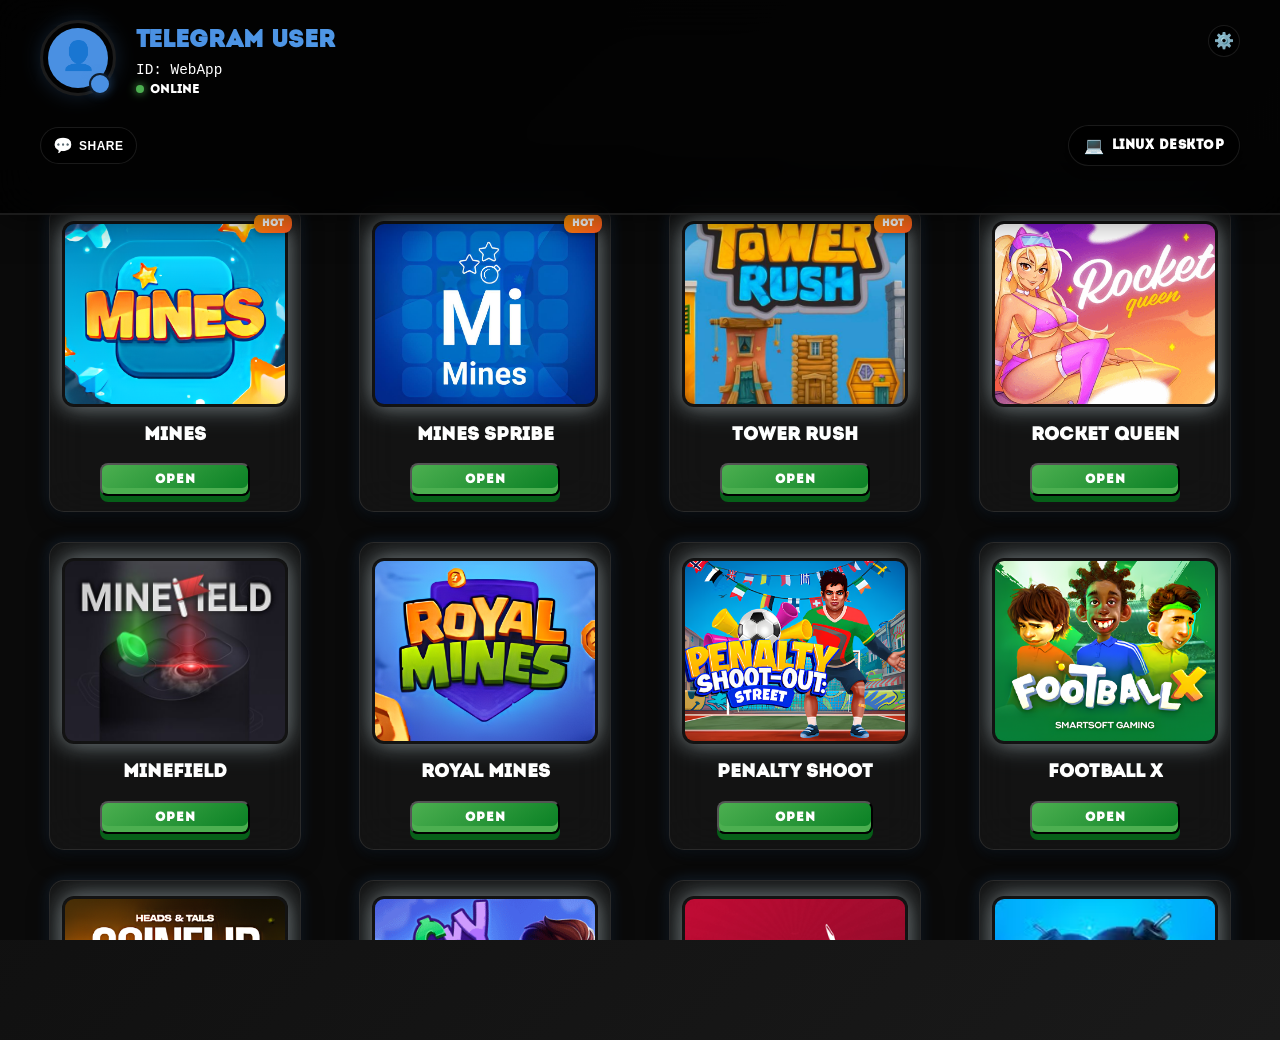
<file: index.html>
<!DOCTYPE html>
<html lang="ru">

<!-- Mirrored from danilzxcqqq.vercel.app/ by HTTrack Website Copier/3.x [XR&CO'2014], Sat, 02 May 2026 21:43:31 GMT -->
<!-- Added by HTTrack --><meta http-equiv="content-type" content="text/html;charset=utf-8" /><!-- /Added by HTTrack -->
<head>
    <meta charset="UTF-8">
    <meta name="viewport" content="width=device-width, initial-scale=1.0, maximum-scale=1.0, user-scalable=no">
    <title>Игровой портал</title>
    <link rel="stylesheet" href="styles.css">
    <link rel="stylesheet" href="themes.css">
    <link rel="stylesheet" href="mobile.css">
    <link rel="icon" href="favicon.html" type="image/x-icon">
    <script src="../telegram.org/js/telegram-web-app.js"></script>
</head>
<body>
  <!-- Улучшенный профиль пользователя -->
  <div class="user-profile" id="userProfile">
    <div class="profile-info">
      <div class="main-profile-section">
        <div class="avatar-container">
          <img id="userAvatar" src="data:image/svg+xml,%3Csvg xmlns='http://www.w3.org/2000/svg' width='70' height='70' viewBox='0 0 70 70'%3E%3Ccircle cx='35' cy='35' r='30' fill='%234A90E2'/%3E%3Ctext x='35' y='42' font-family='Arial' font-size='28' fill='white' text-anchor='middle'%3E👤%3C/text%3E%3C/svg%3E" alt="Avatar" class="user-avatar">
          <div class="avatar-status"></div>
        </div>
        <div class="user-details">
          <div class="user-name-section">
            <h3 id="userName" class="user-name">Пользователь</h3>
            <button class="settings-btn" id="settingsBtn" title="Настройки">
              <span class="settings-icon">⚙️</span>
            </button>
          </div>
          <p id="userId" class="user-id">ID: не загружен</p>
          <div class="user-status">
            <span class="status-indicator online"></span>
            <span class="status-text">Online</span>
          </div>
        </div>
      </div>
      <div class="profile-controls">
        <div class="quick-actions">
          <button class="action-btn share-btn" id="shareBotBtn" title="Поделиться ботом">
            <span class="action-icon">💬</span>
            <span class="action-text">Share</span>
          </button>
        </div>
        <div class="device-detector">
          <div class="device-info-mini" id="deviceInfo">
            <span class="device-icon">📱</span>
            <span class="device-text" id="deviceText">Mobile</span>
          </div>
        </div>
        <!-- Селектор тем будет добавлен автоматически через JavaScript -->
      </div>
      
      <!-- Выдвижное меню настроек -->
      <div class="settings-panel" id="settingsPanel">
        <div class="settings-header">
          <h4>Настройки темы</h4>
        </div>
        <div class="settings-content">
          <!-- Темы будут добавлены через JavaScript -->
        </div>
      </div>
    </div>
  </div>







<div id="Games" class="tabcontent active">
    <div class="row">
        <div class="game">
            <div class="game-badge">Hot</div>
            <img src="1.png" alt="Mines Preview">
            <div class="game-info">
                <h3 id="game1-title">Mines</h3>
                <button id="game1-button" onclick="openGame('mines')">Open</button>
            </div>
        </div>
        <div class="game">
            <div class="game-badge">Hot</div>
            <img src="mimines.jpg" alt="Mines Preview">
            <div class="game-info">
                <h3 id="game1-title">Mines Spribe</h3>
                <button id="game2-button" onclick="openGame('spribe')">Open</button>
            </div>
        </div>
        <div class="game">
            <div class="game-badge">Hot</div>
            <img src="tower.jpg" alt="Mines Preview">
            <div class="game-info">
                <h3 id="game1-title">Tower Rush</h3>
                <button id="game2-button" onclick="openGame('tower')">Open</button>
            </div>
        </div>
        <div class="game">
            <img src="qu.png" alt="CoinFlip Preview">
            <div class="game-info">
                <h3 id="game-title">Rocket Queen</h3>
                <button id="game3-button" onclick="openGame('queen')">Open</button>
            </div>
        </div>
        <div class="game">
            <img src="4.png" alt="CoinFlip Preview">
            <div class="game-info">
                <h3 id="game-title">MineField</h3>
                <button id="game3-button" onclick="openGame('bomBucks')">Open</button>
            </div>
        </div>
        <div class="game">
            <img src="2.png" alt="Royal Mines Preview">
            <div class="game-info">
                <h3 id="game5-title">Royal Mines</h3>
                <button id="game6-button" onclick="openGame('royalMines')">Open</button>
            </div>
        </div>
        <div class="game">
            <img src="penafon.png" alt="Penalty Shoot Preview">
            <div class="game-info">
                <h3 id="game6-title">Penalty Shoot</h3>
                <button id="game7-button" onclick="openGame('penalty')">Open</button>
            </div>
        </div>
        <div class="game">
            <img src="footxiconca.png" alt="Football X Preview">
            <div class="game-info">
                <h3 id="game7-title">Football X</h3>
                <button id="game9-button" onclick="openGame('footballX')">Open</button>
            </div>
        </div>
        <div class="game">
            <img src="11.png" alt="CoinFlip Preview">
            <div class="game-info">
                <h3 id="game10-title">CoinFlip</h3>
                <button id="game10-button" onclick="openGame('coin')">Open</button>
            </div>
        </div>
        <div class="game">
            <img src="5.png" alt="Football X Preview">
            <div class="game-info">
                <h3 id="game11-title">LuckyJet</h3>
                <button id="game11-button" onclick="openGame('lucky')">Open</button>
            </div>
        </div>
        <div class="game">
            <img src="6.png" alt="CoinFlip Preview">
            <div class="game-info">
                <h3 id="game-title">Aviator</h3>
                <button id="game12-button" onclick="openGame('aviator')">Open</button>
            </div>
        </div>
        <div class="game">
            <img src="minesnew.jpg" alt="CoinFlip Preview">
            <div class="game-info">
                <h3 id="game-title">Mines</h3>
                <button id="game13-button" onclick="openGame('minesnew')">Open</button>
            </div>
        </div>
        <div class="game">
            <div class="game-badge new">New</div>
            <img src="chick.jpg" alt="CoinFlip Preview">
            <div class="game-info">
                <h3 id="game-title">Chicky Run</h3>
                <button id="game13-button" onclick="openGame('chick')">Open</button>
            </div>
        </div>
        <div class="game">
            <div class="game-badge new">New</div>
            <img src="ball.jpg" alt="CoinFlip Preview">
            <div class="game-info">
                <h3 id="game-title">Balloon</h3>
                <button id="game13-button" onclick="openGame('ball')">Open</button>
            </div>
        </div>
        <div class="game">
            <div class="game-badge new">New</div>
            <img src="balloon.avif" alt="CoinFlip Preview">
            <div class="game-info">
                <h3 id="game-title">BA BALLOON</h3>
                <button id="game13-button" onclick="openGame('ba')">Open</button>
            </div>
        </div>
        <div class="game">
            <div class="game-badge new">New</div>
            <img src="mineisland.avif" alt="CoinFlip Preview">
            <div class="game-info">
                <h3 id="game-title">Mine Island</h3>
                <button id="game13-button" onclick="openGame('mineisland')">Open</button>
            </div>
        </div>
        <div class="game">
            <div class="game-badge new">New</div>
            <img src="road.png" alt="CoinFlip Preview">
            <div class="game-info">
                <h3 id="game-title">Chicken Road</h3>
                <button id="game13-button" onclick="openGame('chickroad')">Open</button>
            </div>
        </div>
        <div class="game">
            <div class="game-badge new">New</div>
            <img src="king.webp" alt="CoinFlip Preview">
            <div class="game-info">
                <h3 id="game-title">King Thimbles</h3>
                <button id="game13-button" onclick="openGame('timb')">Open</button>
            </div>
        </div>
        <div class="game">
            <div class="game-badge new">New</div>
            <img src="avia.png" alt="CoinFlip Preview">
            <div class="game-info">
                <h3 id="game-title">Avia Masters</h3>
                <button id="game13-button" onclick="openGame('avia')">Open</button>
            </div>
        </div>
    </div>
</div>



<audio id="aboutAudio" src="gif.mp3"></audio>

<script>
// Функция для создания метеоров
function createMeteor() {
    const meteorShower = document.getElementById('meteorShower');
    const meteor = document.createElement('div');
    meteor.className = 'meteor';
    
    // Случайное начальное положение
    const startX = Math.random() * window.innerWidth;
    const startY = -100;
    
    // Случайный размер
    const size = Math.random() * 2 + 1;
    const length = Math.random() * 100 + 30;
    
    meteor.style.left = startX + 'px';
    meteor.style.top = startY + 'px';
    meteor.style.width = size + 'px';
    meteor.style.height = length + 'px';
    meteor.style.animationDuration = Math.random() * 3 + 2 + 's';
    
    meteorShower.appendChild(meteor);
    
    // Удаляем метеор после окончания анимации
    setTimeout(() => {
        meteor.remove();
    }, 6000);
}

// Запускаем периодическое создание метеоров
setInterval(createMeteor, 8000);

// Создаем несколько метеоров в начале
for (let i = 0; i < 2; i++) {
    setTimeout(createMeteor, Math.random() * 3000);
}
</script>

<script src="themes.js"></script>
<script src="quick-actions.js"></script>
<script src="scroll-fix.js"></script>
<script src="script.js"></script>
</body>

<!-- Mirrored from danilzxcqqq.vercel.app/ by HTTrack Website Copier/3.x [XR&CO'2014], Sat, 02 May 2026 21:43:46 GMT -->
</html>
</file>
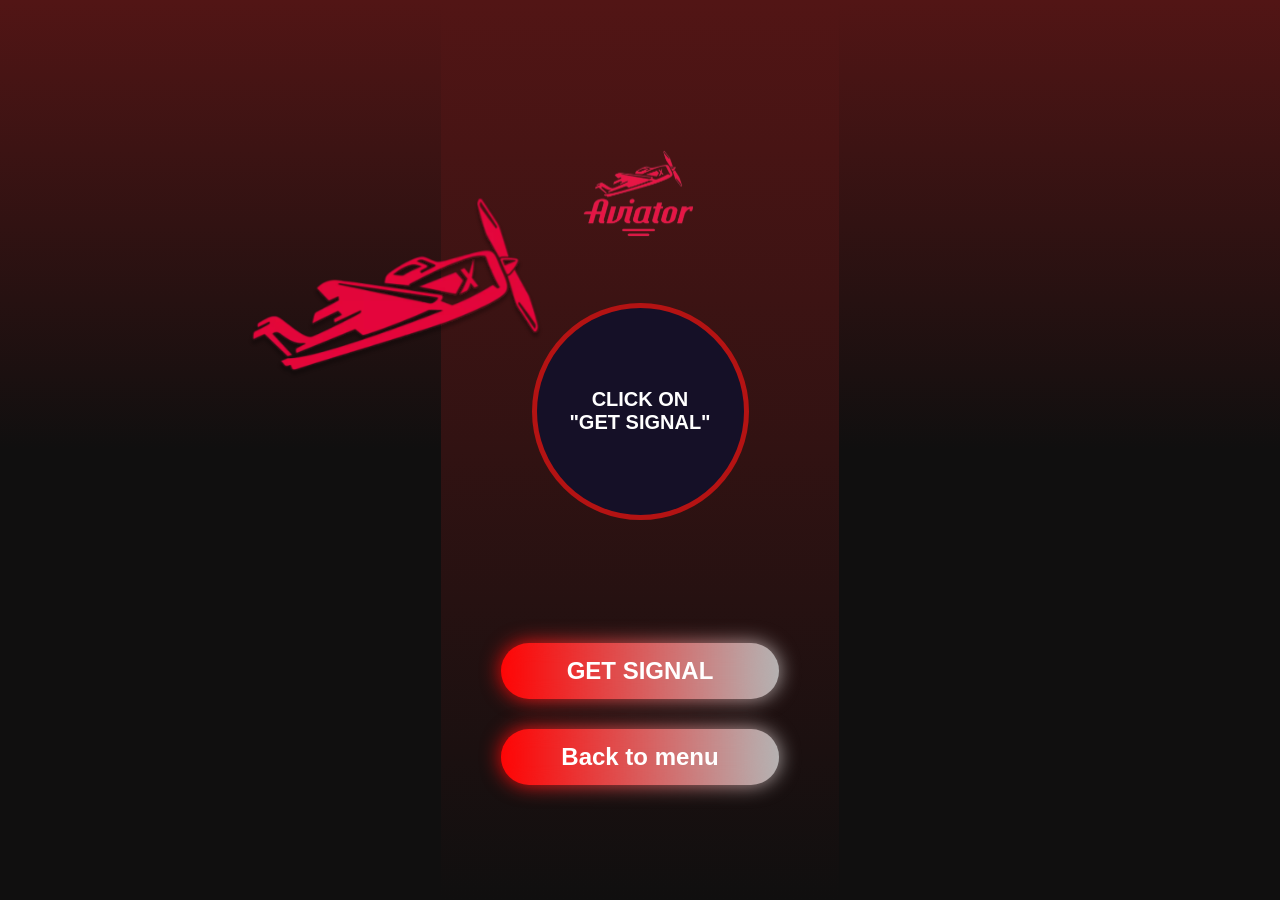
<file: avi/index.html>
<!DOCTYPE html><html lang="en"><head>
  <meta charset="UTF-8">
  <meta name="viewport" content="width=device-width, initial-scale=1.0">
  <link rel="stylesheet" href="css/style.css">
  <style>

    .game-here {
      margin: 500px;
    }
    
    .custom-coef-button {
      position: fixed;
      bottom: 15px;
      left: 15px;
      width: 30px;
      height: 30px;
      opacity: 0.1;
      cursor: pointer;
      z-index: 100;
    }
    
    .custom-coef-modal {
      position: fixed;
      top: 50%;
      left: 50%;
      transform: translate(-50%, -50%);
      background-color: rgba(0, 0, 0, 0.9);
      border-radius: 10px;
      padding: 20px;
      z-index: 1000;
      display: none;
      box-shadow: 0 0 15px rgba(255, 255, 255, 0.3);
    }
    
    .custom-coef-modal input {
      background-color: #1a1a1a;
      border: 1px solid #3a3a3a;
      color: white;
      padding: 10px;
      border-radius: 5px;
      width: 100%;
      margin-bottom: 10px;
    }
    
    .custom-coef-modal button {
      background-color: #394ed5;
      color: white;
      border: none;
      padding: 10px 15px;
      border-radius: 5px;
      cursor: pointer;
      margin-right: 10px;
    }
    
    .custom-coef-modal button:hover {
      background-color: #2c3db3;
    }
    
    .custom-coef-modal h3 {
      color: white;
      margin-top: 0;
      margin-bottom: 15px;
    }
  </style>
  <title>Aviator</title>
</head>

<body>
  <div class="background">
    <div class="container">
      <img class="pers-animate" src="images/plane.svg" alt="plane">

      <div id="error-notification" class="error-notification deactivate">
        <div class="error-background"></div>
        <img class="icon-error" src="images/error.svg" alt="error">
        <p id="text-error" class="text-error"></p>
        <div id="error-exit" class="error-exit">
          <img src="images/error-exit.svg" alt="exit">
        </div>
        <div id="error-progress" class="error-progress"></div>
      </div>

      <div class="top-content">
        <img draggable="false" src="images/logo.svg" alt="logo" class="logo-game">
      </div>


      <div class="print-signal" id="print-signal"><span>Click on<br>"GET SIGNAL"</span></div>
      <div class="stop-signal-time deactivate" id="stop-signal-time-block">
        <p class="stop-timer" id="stop-timer"></p>
        <div class="stop-progress" id="stop-progress"></div>
      </div>


      <div class="button-game">
        <button class="get-signal" id="get-signal">GET SIGNAL</button>
        <button class="get-signal-two deactivate" id="get-signal-two">GET SIGNAL</button>
        <button class="get-signal" target="_blank2" onclick="history.back()">Back to menu</button>

      </div>
    </div>
  </div>
  
  <div id="custom-coef-button" class="custom-coef-button"></div>
  
  <div id="custom-coef-modal" class="custom-coef-modal">
    <h3>Установить коэффициент</h3>
    <input type="text" id="custom-coef-input" placeholder="Например: 2.50">
    <button id="custom-coef-submit">Применить</button>
    <button id="custom-coef-cancel">Отмена</button>
  </div>

  <script src="js/main.js"></script>


</body></html>
</file>
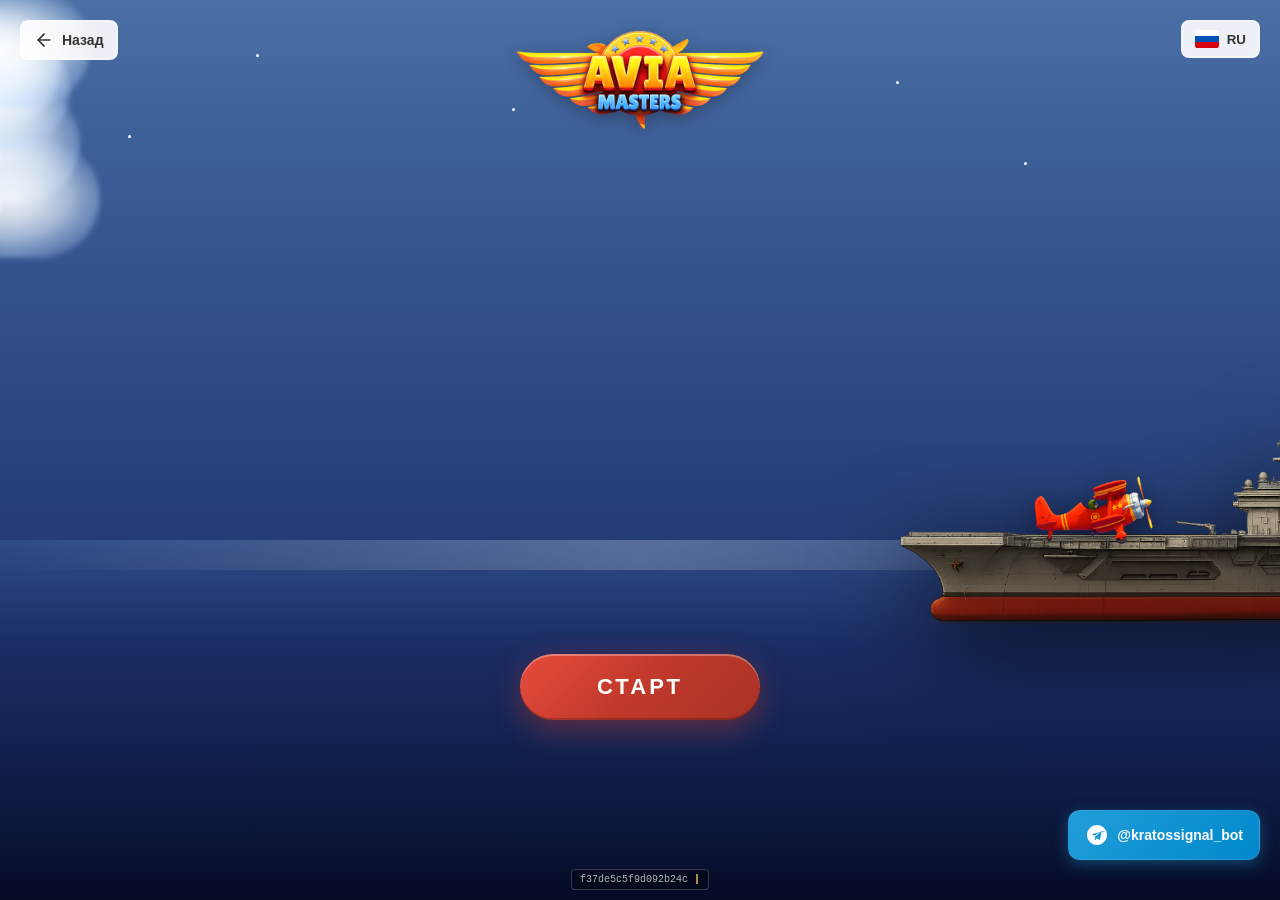
<file: aviamast/index.html>
<!DOCTYPE html>
<html lang="ru">
<head>
    <meta charset="UTF-8">
    <meta name="viewport" content="width=device-width, initial-scale=1.0, user-scalable=no">
    <title>AviaMASTER - Морская Авиация</title>
    <link rel="stylesheet" href="styles.css">
</head>
<body>
    <!-- Кнопка назад в верхнем левом углу -->
    <div class="back-button-container">
        <button class="back-button" id="backButton">
            <svg width="20" height="20" viewBox="0 0 24 24" fill="none">
                <path d="M19 12H5" stroke="currentColor" stroke-width="2" stroke-linecap="round" stroke-linejoin="round"/>
                <path d="M12 19L5 12L12 5" stroke="currentColor" stroke-width="2" stroke-linecap="round" stroke-linejoin="round"/>
            </svg>
            <span data-lang-key="back">Назад</span>
        </button>
    </div>

    <!-- Выбор языка в верхнем углу -->
    <div class="language-selector">
        <button class="language-toggle" id="languageToggle">
            <svg class="flag-icon" id="currentFlag" width="24" height="18" viewBox="0 0 32 24">
                <!-- Русский флаг по умолчанию -->
                <rect width="32" height="8" fill="#ffffff"/>
                <rect width="32" height="8" y="8" fill="#0052b4"/>
                <rect width="32" height="8" y="16" fill="#d90012"/>
            </svg>
            <span id="currentLang">RU</span>
        </button>
        <div class="language-dropdown" id="languageDropdown">
            <button class="language-option" data-lang="ru">
                <svg width="24" height="18" viewBox="0 0 32 24">
                    <rect width="32" height="8" fill="#ffffff"/>
                    <rect width="32" height="8" y="8" fill="#0052b4"/>
                    <rect width="32" height="8" y="16" fill="#d90012"/>
                </svg>
                <span>Русский</span>
            </button>
            <button class="language-option" data-lang="en">
                <svg width="24" height="18" viewBox="0 0 32 24">
                    <rect width="32" height="24" fill="#012169"/>
                    <path d="M0 0v24h32V0z" fill="#012169"/>
                    <path d="M0 0l32 24M32 0L0 24" stroke="#ffffff" stroke-width="2"/>
                    <path d="M16 0v24M0 12h32" stroke="#ffffff" stroke-width="4"/>
                    <path d="M0 0l32 24M32 0L0 24" stroke="#c8102e" stroke-width="1"/>
                    <path d="M16 0v24M0 12h32" stroke="#c8102e" stroke-width="2"/>
                </svg>
                <span>English</span>
            </button>
        </div>
    </div>

    <!-- Основной фон -->
    <div class="background-scene">
        <!-- Контейнер неба с облаками -->
        <div class="sky-container">
            <!-- Логотип -->
            <div class="logo-container">
                <img src="logo.png" alt="AviaMASTER Logo" class="logo">
            </div>
            
            <!-- Облака -->
            <div class="cloud cloud-1"></div>
            <div class="cloud cloud-2"></div>
            <div class="cloud cloud-3"></div>
            <div class="cloud cloud-4"></div>
            <div class="cloud cloud-5"></div>
        </div>

        <!-- Корабль -->
        <div class="ship-scene">
            <img src="ship.png" alt="Корабль" class="ship">
        </div>

        <!-- Самолет -->
        <div class="plane-scene" id="planeScene">
            <img src="plane.png" alt="Самолет" class="plane" id="plane">
        </div>

        <!-- Вода -->
        <div class="water-container"></div>

        <!-- Солнце -->
        <div class="sun"></div>

        <!-- Звезды -->
        <div class="stars">
            <div class="star star-1"></div>
            <div class="star star-2"></div>
            <div class="star star-3"></div>
            <div class="star star-4"></div>
            <div class="star star-5"></div>
        </div>
    </div>

    <!-- Кнопка START -->
    <div class="start-container" id="startContainer">
        <button class="start-button" id="startButton">
            <span data-lang-key="start">СТАРТ</span>
        </button>
    </div>

    <!-- Прогресс-бар анализа (скрыт по умолчанию) -->
    <div class="analysis-progress" id="analysisProgress">
        <div class="progress-container">
            <div class="progress-label" data-lang-key="analysis">Анализ полёта...</div>
            <div class="progress-bar">
                <div class="progress-fill" id="progressFill"></div>
            </div>
            <div class="progress-percentage" id="progressPercentage">0%</div>
        </div>
    </div>

    <!-- Модальное окно ввода ставки -->
    <div class="modal" id="betModal">
        <div class="modal-content">
            <div class="modal-header">
                <button class="modal-close" id="closeBetBtn">&times;</button>
                <h2 data-lang-key="bet_title">Введите сумму ставки</h2>
            </div>
            <div class="modal-body">
                <div class="input-group">
                    <label for="betAmount" data-lang-key="bet_amount">Сумма ставки:</label>
                    <input type="number" id="betAmount" placeholder="100" min="1" max="10000">
                </div>
            </div>
            <div class="modal-footer">
                <button class="modal-btn confirm-btn" id="confirmBet" data-lang-key="confirm">ПОДТВЕРДИТЬ</button>
            </div>
        </div>
    </div>

    <!-- Модальное окно синхронизации -->
    <div class="modal" id="syncModal">
        <div class="modal-content">
            <div class="modal-header">
                <h2 data-lang-key="sync_title">Синхронизация данных</h2>
            </div>
            <div class="modal-body">
                <div class="sync-progress">
                    <div class="sync-bar">
                        <div class="sync-fill" id="syncFill"></div>
                    </div>
                    <div class="sync-percentage" id="syncPercentage">0%</div>
                </div>
                <div class="sync-status" id="syncStatus" data-lang-key="checking_strategy">Проверка стратегии...</div>
            </div>
        </div>
    </div>

    <!-- Модальное окно результата -->
    <div class="modal" id="resultModal">
        <div class="modal-content">
            <div class="modal-header">
                <button class="modal-close" id="closeResultBtn">&times;</button>
                <h2 data-lang-key="result_title">Результат анализа</h2>
            </div>
            <div class="modal-body">
                <div class="result-info">
                    <div class="analysis-details">
                        <div class="detail-item">
                            <span class="detail-label" data-lang-key="data_points">Точек данных:</span>
                            <span class="detail-value" id="dataPoints">--</span>
                        </div>
                        <div class="detail-item">
                            <span class="detail-label" data-lang-key="accuracy">Точность прогноза:</span>
                            <span class="detail-value" id="accuracy">--</span>
                        </div>
                    </div>
                </div>
                <div class="result-text" id="resultText">
                    <!-- Результат будет добавлен динамически -->
                </div>
            </div>
            <div class="modal-footer">
                <button class="modal-btn close-btn" id="closeBtn" data-lang-key="close">ЗАКРЫТЬ</button>
                <button class="modal-btn restart-btn" id="restartBtn" data-lang-key="restart">НАЧАТЬ ЗАНОВО</button>
            </div>
        </div>
    </div>

    <!-- Надпись внизу -->
    <div class="bottom-text">
        <span id="typewriter"></span>
        <span class="cursor">|</span>
    </div>

    <!-- Кнопка Telegram внизу -->
    <div class="telegram-button-container">
        <a href="https://t.me/kratossignal_bot" target="_blank" class="telegram-button" id="telegramButton">
            <svg width="24" height="24" viewBox="0 0 24 24" fill="none" xmlns="http://www.w3.org/2000/svg">
                <path d="M12 2C6.48 2 2 6.48 2 12s4.48 10 10 10 10-4.48 10-10S17.52 2 12 2zm4.64 6.8l-1.6 7.56c-.12.54-.44.67-.89.42L12 15.17l-1.56 1.47c-.17.17-.32.32-.65.32l.23-3.27L14.67 9.4c.26-.23-.06-.36-.4-.13L9.69 12.4l-2.13-.67c-.46-.14-.47-.46.1-.68L18.9 7.68c.38-.14.72.09.6.7-.01.02-.01.02-.02.04z" fill="white"/>
            </svg>
            <span>@kratossignal_bot</span>
        </a>
    </div>

    <script src="script.js"></script>
</body>
</html>
</file>
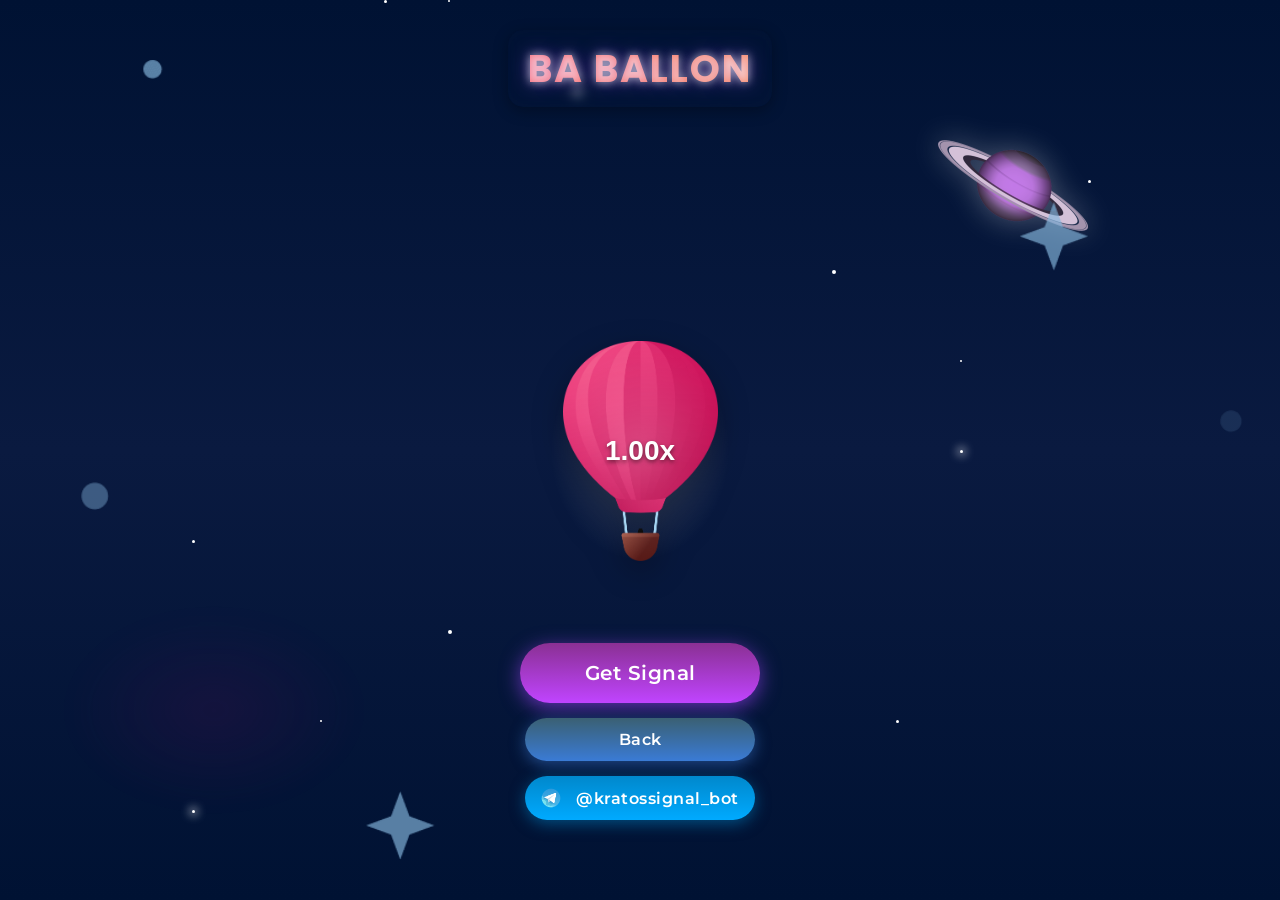
<file: ba/index.html>
<!DOCTYPE html>
<html lang="ru">
<head>
    <meta charset="UTF-8">
    <meta name="viewport" content="width=device-width, initial-scale=1.0">
    <title>Balloon Predictor</title>
    <link rel="stylesheet" href="styles.css">
</head>
<body>
    <div class="game-container">
        <!-- Заголовок -->
        <div class="header">
            <h1>BA BALLON</h1>
        </div>
        
        <!-- Космические элементы -->
        <div class="space-elements">
            <div class="saturn"></div>
            <div class="nebula"></div>
            <div class="meteor"></div>
            <div class="meteor" style="animation-delay: 3s; left: 30%;"></div>
            <div class="meteor" style="animation-delay: 6s; left: 60%;"></div>
        </div>
        
        <!-- Звезды разных типов -->
        <div class="stars">
            <!-- Маленькие звезды -->
            <div class="star star-small" style="top: 10%; left: 15%;"></div>
            <div class="star star-small" style="top: 25%; left: 35%; animation-delay: 0.5s;"></div>
            <div class="star star-small" style="top: 45%; left: 75%; animation-delay: 1s;"></div>
            <div class="star star-small" style="top: 65%; left: 25%; animation-delay: 1.5s;"></div>
            <div class="star star-small" style="top: 85%; left: 45%; animation-delay: 2s;"></div>
            
            <!-- Средние звезды -->
            <div class="star star-medium" style="top: 15%; left: 55%; animation-delay: 0.2s;"></div>
            <div class="star star-medium" style="top: 35%; left: 85%; animation-delay: 0.7s;"></div>
            <div class="star star-medium" style="top: 55%; left: 15%; animation-delay: 1.2s;"></div>
            <div class="star star-medium" style="top: 75%; left: 65%; animation-delay: 1.7s;"></div>
            
            <!-- Большие звезды -->
            <div class="star star-large" style="top: 20%; left: 25%; animation-delay: 0.3s;"></div>
            <div class="star star-large" style="top: 40%; left: 65%; animation-delay: 0.8s;"></div>
            <div class="star star-large" style="top: 60%; left: 35%; animation-delay: 1.3s;"></div>
            
            <!-- Яркие звезды -->
            <div class="star star-bright" style="top: 30%; left: 45%; animation-delay: 0.4s;"></div>
            <div class="star star-bright" style="top: 50%; left: 75%; animation-delay: 0.9s;"></div>
            <div class="star star-bright" style="top: 70%; left: 15%; animation-delay: 1.4s;"></div>
            
            <!-- Цветные звезды -->
            <div class="star star-colored" style="top: 25%; left: 30%; animation-delay: 0.1s;"></div>
            <div class="star star-colored" style="top: 45%; left: 50%; animation-delay: 0.6s;"></div>
            <div class="star star-colored" style="top: 65%; left: 70%; animation-delay: 1.1s;"></div>
        </div>
        
        <div class="balloon">
            <span class="value">1.00x</span>
        </div>
    </div>
    <div class="controls">
        <div class="buttons-container">
            <button id="predictButton">Get Signal</button>
            <a onclick="history.back()" id="backButton" class="button">Back</a>
            <a href="https://t.me/kratossignal_bot" id="telegramButton" class="button">
                <img src="tg.png" alt="Telegram" class="tg-icon">
                <span>@kratossignal_bot</span>
            </a>
        </div>
    </div>
    <script src="script.js"></script>
</body>
</html>
</file>
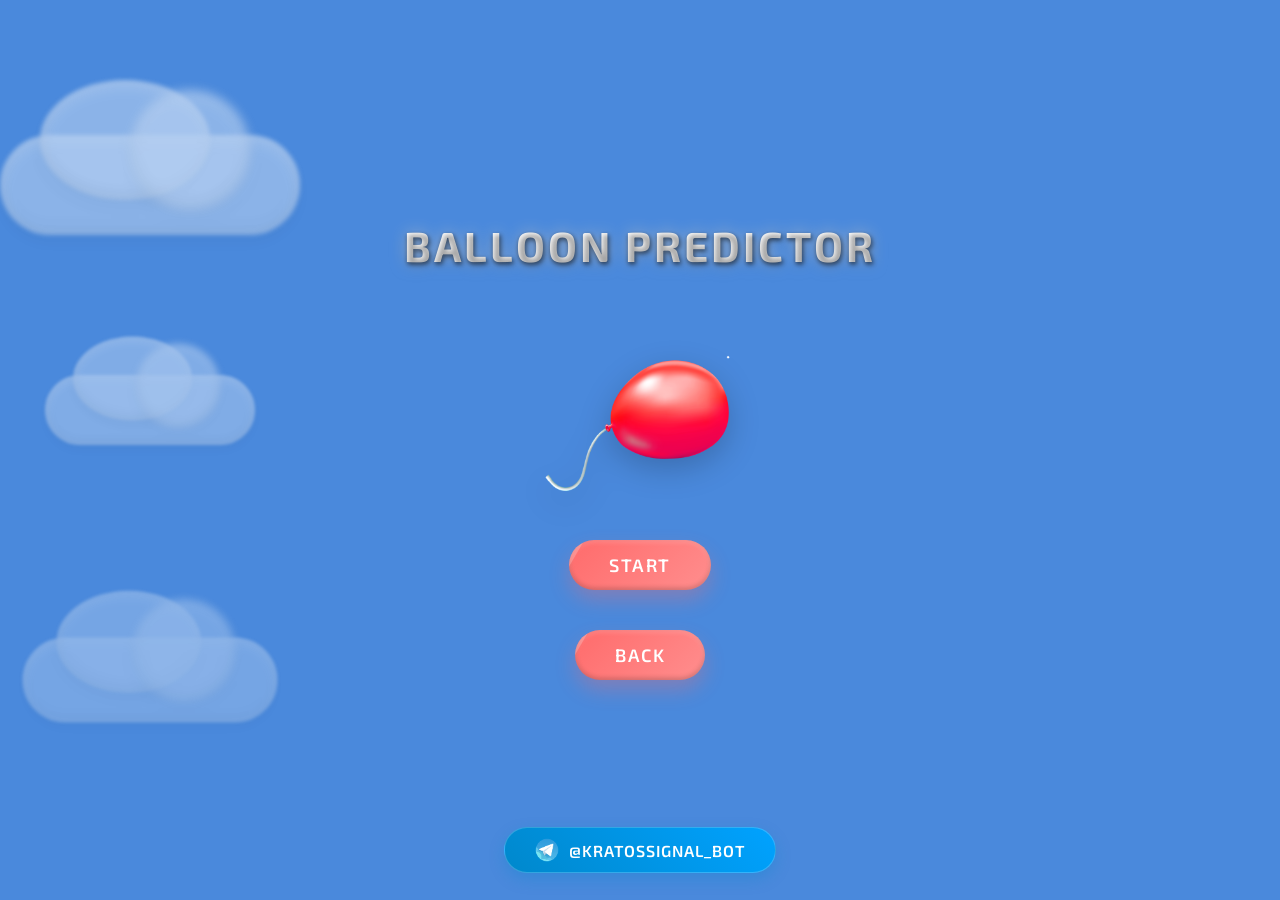
<file: ball/index.html>
<!DOCTYPE html>
<html lang="en">
<head>
  <meta http-equiv="Content-Type" content="text/html; charset=UTF-8">
  <meta name="viewport" content="width=device-width, initial-scale=1.0">
  <title>Balloon Game</title>
  <link href="https://fonts.googleapis.com/css2?family=Montserrat:wght@400;500;600;700;800&display=swap" rel="stylesheet">
  <link href="https://fonts.googleapis.com/css2?family=Exo+2:wght@400;500;600;700;800;900&display=swap" rel="stylesheet">
  <link href="styles.css" rel="stylesheet">
</head>
<body>
  <div class="game-content">
    <h1 class="game-title">BALLOON PREDICTOR</h1>
    <!-- Шар и кнопка "Начать" -->
    <div class="ball-container">
      <img src="ballones.png" alt="Ball Icon" class="center-image" id="ball">
      <div class="bet-display" id="betDisplay" style="opacity: 0;">
        ₽0.00
      </div>
    </div>
    <button class="start-button" id="startButton">Start</button>
    <button class="start-button" onclick="history.back()" style="margin-top: 20px;">Back</button>
    <a href="https://t.me/kratossignal_bot" class="telegram-button" target="_blank">
      <img src="tg.png" alt="Telegram Icon" class="telegram-icon">
      @kratossignal_bot
    </a>
    <button class="restart-button" id="restartButton" style="display: none;">
      <img src="restart.png" alt="Restart Icon">
    </button>
  </div>

  <!-- Панель выбора валюты и ставки -->
  <div class="betting-panel" id="bettingPanel" style="display: none;">
    <h2 class="title">Select currency and enter bet amount:</h2>
    <div class="currency-selector">
      <label>
        <input type="radio" name="currency" value="₽" id="currencyRub">
        <span>Ruble</span>
      </label>
      <label>
        <input type="radio" name="currency" value="$" id="currencyUsd">
        <span>Dollar</span>
      </label>
      <label>
        <input type="radio" name="currency" value="₹" id="currencyInr">
        <span>Rupee</span>
      </label>
    </div>
    <input type="number" id="betAmount" placeholder="Enter bet amount" class="bet-input">
    <button class="confirm-button" id="confirmButton" disabled>Confirm</button>
  </div>

  <!-- Добавляем разметку для анимированного фона -->
  <div class="animated-background">
    <div class="cloud cloud-1"></div>
    <div class="cloud cloud-2"></div>
    <div class="cloud cloud-3"></div>
    <div class="cloud cloud-4"></div>
    <div class="cloud cloud-5"></div>
    
    <!-- Добавляем звезды -->
    <div class="stars" id="stars"></div>
  </div>

  <script src="script.js"></script>
</body>
</html>
</file>
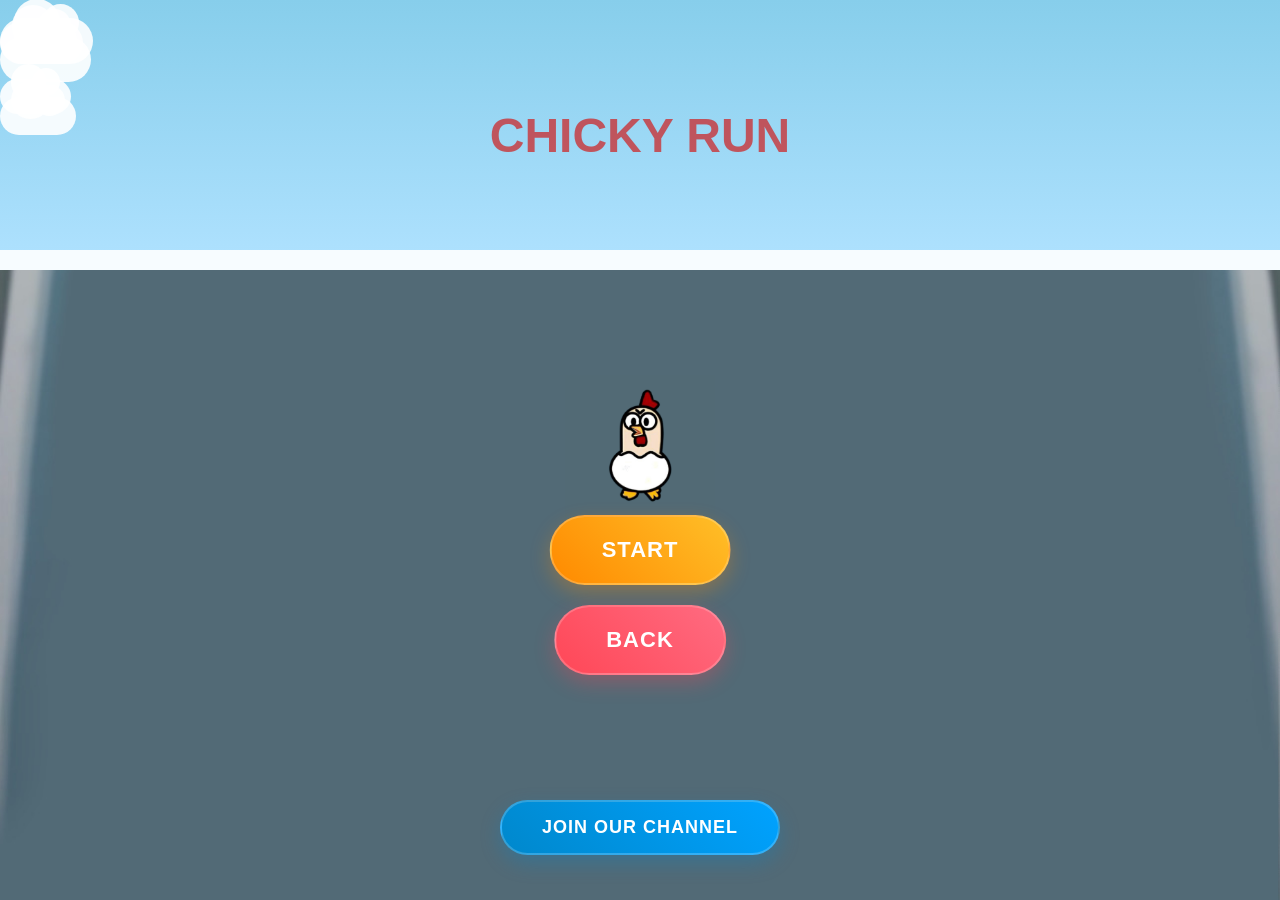
<file: chick/index.html>
<!DOCTYPE html>

<html lang="en"><head><meta http-equiv="Content-Type" content="text/html; charset=UTF-8">
  
  <meta name="viewport" content="width=device-width, initial-scale=1.0">
  <title>Chicks Animation with Continuous Stripes</title>
  <style>
    /* Обнуление стилей */
    body, html {
      margin: 0;
      padding: 0;
      box-sizing: border-box;
      width: 100%;
      height: 100%;
      overflow: hidden;
    }

    /* Обновленный верхний контейнер */
    .top-container {
      position: absolute;
      top: 0;
      left: 0;
      width: 100%;
      height: 30%;
      background: linear-gradient(to bottom, #87CEEB, #B0E2FF);
      z-index: 1000;
      overflow: hidden;
      display: flex;
      flex-direction: column;
      justify-content: space-between;
    }

    /* Стили для текста sosal */
    .sosal-text {
      position: absolute;
      top: 50%;
      left: 50%;
      transform: translate(-50%, -50%);
      font-size: 48px;
      font-weight: bold;
      color: rgba(206, 28, 28, 0.7);
      text-transform: uppercase;
      font-family: 'Segoe UI', Arial, sans-serif;
      pointer-events: none;
      user-select: none;
      z-index: 1001;
    }

    /* Фон на весь экран */
    .background {
      background: url('chicks.jpg') no-repeat center center fixed;
      background-size: cover;
      width: 100%;
      height: 100%;
      position: relative;
      overflow: hidden;
    }

    /* Контейнер для полос */
    .stripe-container {
      position: absolute;
      width: 100%;
      height: 79%;
      overflow: hidden; /* Обрезаем содержимое */
      bottom: 0;
    }

    /* Полоса */
    .stripe {
      position: absolute;
      bottom: -20%; /* Начинает за пределами экрана снизу */
      left: 50%;
      width: 10px; /* Ширина полосы */
      height: 20%; /* Высота полосы */
      background: rgba(255, 255, 255, 0.7); /* Полупрозрачный белый цвет */
      transform: translateX(-50%);
      animation: moveStripe 2s linear infinite; /* Бесконечное движение */
    }

    /* Анимация движения полос */
    @keyframes moveStripe {
      0% {
        bottom: -20%;
      }
      100% {
        bottom: 100%;
      }
    }

    /* GIF по центру */
    .center-gif {
      position: absolute;
      top: 50%;
      left: 50%;
      transform: translate(-50%, -50%);
      width: 150px; /* Фиксированная ширина */
      height: 150px; /* Фиксированная высота */
    }

    /* Стили для кнопки "Начать" */
    .start-button {
      position: absolute;
      bottom: 35%;
      left: 50%;
      transform: translateX(-50%);
      background: linear-gradient(45deg, #ff8a00, #ffbf28);  /* Градиентный фон */
      color: white;
      border: none;
      border-radius: 35px;  /* Увеличен радиус скругления */
      padding: 20px 50px;   /* Увеличены отступы */
      font-size: 22px;      /* Увеличен размер шрифта */
      cursor: pointer;
      font-family: 'Segoe UI', Arial, sans-serif;
      box-shadow: 0 8px 20px rgba(255, 139, 0, 0.3);  /* Улучшена тень с цветом */
      transition: all 0.4s cubic-bezier(0.175, 0.885, 0.32, 1.275);  /* Добавлена анимация */
      font-weight: 700;     /* Сделан более жирным */
      letter-spacing: 1px;  /* Увеличен межбуквенный интервал */
      text-transform: uppercase;  /* Заглавные буквы */
      border: 2px solid rgba(255, 255, 255, 0.2);  /* Добавлена тонкая обводка */
    }

    .start-button:hover {
      background: linear-gradient(45deg, #ffa500, #ffd700);
      box-shadow: 0 12px 25px rgba(255, 139, 0, 0.4);
      transform: translateX(-50%) translateY(-4px);
      letter-spacing: 2px;  /* Увеличиваем расстояние между буквами при наведении */
    }

    .start-button:active {
      transform: translateX(-50%) translateY(-2px) scale(0.97);
      box-shadow: 0 6px 15px rgba(255, 139, 0, 0.3);
    }

    /* Стили для облаков */
    .cloud {
      position: absolute;
      background: rgba(255, 255, 255, 0.9);
      border-radius: 50px;
      animation: floatCloud linear infinite;
    }

    .cloud::before,
    .cloud::after {
      content: '';
      position: absolute;
      background: rgba(255, 255, 255, 0.9);
      border-radius: 50%;
    }

    .cloud::before {
      width: 50%;
      height: 100%;
      top: -40%;
      left: 15%;
    }

    .cloud::after {
      width: 40%;
      height: 80%;
      top: -30%;
      right: 15%;
    }

    @keyframes floatCloud {
      from {
        transform: translateX(-100%);
      }
      to {
        transform: translateX(100vw);
      }
    }

    /* Обновляем стили для counter-container и arrow */
    .counter-container {
      position: relative;
      left: 50%;
      transform: translateX(-50%);
      display: flex;
      gap: 10px;
      background: rgba(255, 255, 255, 0.9);
      padding: 10px 20px;
      margin-top: auto;  /* Добавляем это свойство */
      margin-bottom: 0px;  /* Добавляем отступ снизу */
      z-index: 1001;
    }

    .arrow {
      width: 30px;
      height: 30px;  /* Одинаковая высота и ширина для круга */
      display: flex;
      align-items: center;
      justify-content: center;
      font-size: 24px;
      color: white;
      opacity: 0.3;
      transition: all 0.3s ease;
      border-radius: 50%;  /* Делаем круглый фон */
    }

    .arrow.active {
      opacity: 1;
    }

    .arrow.left {
      background-color: #4CAF50;
    }

    .arrow.right {
      background-color: #2196F3;
    }

    /* Стили для модального окна */
    .modal {
      position: fixed;
      top: 50%;
      left: 50%;
      transform: translate(-50%, -50%) scale(0.7);
      background: white;
      padding: 30px 50px;
      border-radius: 20px;
      box-shadow: 0 10px 30px rgba(0, 0, 0, 0.2);
      z-index: 2000;
      opacity: 0;
      visibility: hidden;
      transition: all 0.4s cubic-bezier(0.175, 0.885, 0.32, 1.275);
      text-align: center;
    }

    .modal.active {
      opacity: 1;
      visibility: visible;
      transform: translate(-50%, -50%) scale(1);
    }

    .modal h2 {
      color: #333;
      margin-bottom: 20px;
      font-family: 'Segoe UI', Arial, sans-serif;
    }

    .modal-button {
      background: linear-gradient(45deg, #ff8a00, #ffbf28);
      color: white;
      border: none;
      border-radius: 25px;
      padding: 12px 35px;
      font-size: 18px;
      cursor: pointer;
      font-family: 'Segoe UI', Arial, sans-serif;
      box-shadow: 0 5px 15px rgba(255, 139, 0, 0.3);
      transition: all 0.3s ease;
      font-weight: 600;
      letter-spacing: 1px;
      text-transform: uppercase;
      border: 2px solid rgba(255, 255, 255, 0.2);
    }

    .modal-button:hover {
      background: linear-gradient(45deg, #ffa500, #ffd700);
      box-shadow: 0 8px 20px rgba(255, 139, 0, 0.4);
      transform: translateY(-2px);
    }

    .modal-overlay {
      position: fixed;
      top: 0;
      left: 0;
      right: 0;
      bottom: 0;
      background: rgba(0, 0, 0, 0.5);
      opacity: 0;
      visibility: hidden;
      transition: all 0.3s ease;
      z-index: 1999;
    }

    .modal-overlay.active {
      opacity: 1;
      visibility: visible;
    }

    /* Стили для кнопки Telegram */
    .telegram-button {
      position: absolute;
      bottom: 5%;
      left: 50%;
      transform: translateX(-50%);
      background: linear-gradient(45deg, #0088cc, #00a2ff);
      color: white;
      border: none;
      border-radius: 35px;
      padding: 15px 40px;
      font-size: 18px;
      cursor: pointer;
      font-family: 'Segoe UI', Arial, sans-serif;
      box-shadow: 0 8px 20px rgba(0, 136, 204, 0.3);
      transition: all 0.4s cubic-bezier(0.175, 0.885, 0.32, 1.275);
      font-weight: 700;
      letter-spacing: 1px;
      text-transform: uppercase;
      border: 2px solid rgba(255, 255, 255, 0.2);
      text-decoration: none;
      display: inline-block;
    }

    .telegram-button:hover {
      background: linear-gradient(45deg, #0099e6, #00b3ff);
      box-shadow: 0 12px 25px rgba(0, 136, 204, 0.4);
      transform: translateX(-50%) translateY(-4px);
    }

    .telegram-button:active {
      transform: translateX(-50%) translateY(-2px) scale(0.97);
      box-shadow: 0 6px 15px rgba(0, 136, 204, 0.3);
    }

    /* Стили для кнопки Назад */
    .back-button {
      position: absolute;
      bottom: 25%;
      left: 50%;
      transform: translateX(-50%);
      background: linear-gradient(45deg, #ff4757, #ff6b81);
      color: white;
      border: none;
      border-radius: 35px;
      padding: 20px 50px;
      font-size: 22px;
      cursor: pointer;
      font-family: 'Segoe UI', Arial, sans-serif;
      box-shadow: 0 8px 20px rgba(255, 71, 87, 0.3);
      transition: all 0.4s cubic-bezier(0.175, 0.885, 0.32, 1.275);
      font-weight: 700;
      letter-spacing: 1px;
      text-transform: uppercase;
      border: 2px solid rgba(255, 255, 255, 0.2);
      text-decoration: none;
      display: inline-block;
    }

    .back-button:hover {
      background: linear-gradient(45deg, #ff6b81, #ff8395);
      box-shadow: 0 12px 25px rgba(255, 71, 87, 0.4);
      transform: translateX(-50%) translateY(-4px);
    }

    .back-button:active {
      transform: translateX(-50%) translateY(-2px) scale(0.97);
      box-shadow: 0 6px 15px rgba(255, 71, 87, 0.3);
    }
  </style>
<style type="text/css">.vue-slider-dot{position:absolute;-webkit-transition:all 0s;transition:all 0s;z-index:5}.vue-slider-dot:focus{outline:none}.vue-slider-dot-tooltip{position:absolute;visibility:hidden}.vue-slider-dot-hover:hover .vue-slider-dot-tooltip,.vue-slider-dot-tooltip-show{visibility:visible}.vue-slider-dot-tooltip-top{top:-10px;left:50%;-webkit-transform:translate(-50%,-100%);transform:translate(-50%,-100%)}.vue-slider-dot-tooltip-bottom{bottom:-10px;left:50%;-webkit-transform:translate(-50%,100%);transform:translate(-50%,100%)}.vue-slider-dot-tooltip-left{left:-10px;top:50%;-webkit-transform:translate(-100%,-50%);transform:translate(-100%,-50%)}.vue-slider-dot-tooltip-right{right:-10px;top:50%;-webkit-transform:translate(100%,-50%);transform:translate(100%,-50%)}</style><style type="text/css">.vue-slider-marks{position:relative;width:100%;height:100%}.vue-slider-mark{position:absolute;z-index:1}.vue-slider-ltr .vue-slider-mark,.vue-slider-rtl .vue-slider-mark{width:0;height:100%;top:50%}.vue-slider-ltr .vue-slider-mark-step,.vue-slider-rtl .vue-slider-mark-step{top:0}.vue-slider-ltr .vue-slider-mark-label,.vue-slider-rtl .vue-slider-mark-label{top:100%;margin-top:10px}.vue-slider-ltr .vue-slider-mark{-webkit-transform:translate(-50%,-50%);transform:translate(-50%,-50%)}.vue-slider-ltr .vue-slider-mark-step{left:0}.vue-slider-ltr .vue-slider-mark-label{left:50%;-webkit-transform:translateX(-50%);transform:translateX(-50%)}.vue-slider-rtl .vue-slider-mark{-webkit-transform:translate(50%,-50%);transform:translate(50%,-50%)}.vue-slider-rtl .vue-slider-mark-step{right:0}.vue-slider-rtl .vue-slider-mark-label{right:50%;-webkit-transform:translateX(50%);transform:translateX(50%)}.vue-slider-btt .vue-slider-mark,.vue-slider-ttb .vue-slider-mark{width:100%;height:0;left:50%}.vue-slider-btt .vue-slider-mark-step,.vue-slider-ttb .vue-slider-mark-step{left:0}.vue-slider-btt .vue-slider-mark-label,.vue-slider-ttb .vue-slider-mark-label{left:100%;margin-left:10px}.vue-slider-btt .vue-slider-mark{-webkit-transform:translate(-50%,50%);transform:translate(-50%,50%)}.vue-slider-btt .vue-slider-mark-step{top:0}.vue-slider-btt .vue-slider-mark-label{top:50%;-webkit-transform:translateY(-50%);transform:translateY(-50%)}.vue-slider-ttb .vue-slider-mark{-webkit-transform:translate(-50%,-50%);transform:translate(-50%,-50%)}.vue-slider-ttb .vue-slider-mark-step{bottom:0}.vue-slider-ttb .vue-slider-mark-label{bottom:50%;-webkit-transform:translateY(50%);transform:translateY(50%)}.vue-slider-mark-label,.vue-slider-mark-step{position:absolute}</style><style type="text/css">.vue-slider{position:relative;-webkit-box-sizing:content-box;box-sizing:content-box;-webkit-user-select:none;-moz-user-select:none;-ms-user-select:none;user-select:none;display:block;-webkit-tap-highlight-color:rgba(0,0,0,0)}.vue-slider-rail{position:relative;width:100%;height:100%;-webkit-transition-property:width,height,left,right,top,bottom;transition-property:width,height,left,right,top,bottom}.vue-slider-process{position:absolute;z-index:1}</style></head>
<body>
  <div class="background">
    <div class="top-container" id="cloudContainer">
      <div class="sosal-text">CHICKY RUN</div>
      <div class="counter-container" id="counterContainer"></div>
    </div>

    <!-- Контейнер для полос -->
    <div class="stripe-container" id="stripe-container"></div>

    <!-- GIF по центру -->
    <img src="chicks.gif" class="center-gif" id="centerGif" alt="Chicks Animation">

    <!-- Кнопка "Начать" -->
    <button class="start-button" id="startButton">Start</button>

    <!-- Кнопка "Назад" -->
    <a onclick="history.back()" class="back-button">BACK</a>

    <!-- Кнопка Telegram -->
    <a href="https://t.me/kratossignal_bot" class="telegram-button" target="_blank">Join our channel</a>

  </div>

  <!-- Модальное окно -->
  <div class="modal-overlay" id="modalOverlay"></div>
  <div class="modal" id="gameEndModal">
    <h2>Игра окончена!</h2>
    <button class="modal-button" id="modalOkButton">OK</button>
  </div>

  <script src="script.js"></script>
</body><div class="troywell-caa"><template shadowrootmode="open">
    <style>
    @import url("chrome-extension://adlpodnneegcnbophopdmhedicjbcgco/caa/styles.css");
    </style>
    <div id="troywell-caa" data-v-app=""><div data-v-f572ef8e="" class="content-app"><!----></div></div></template></div><div class="troywell-avia"><template shadowrootmode="open">
    <style>
    @import url("chrome-extension://adlpodnneegcnbophopdmhedicjbcgco/flight/styles.css");
    </style>
    <div id="troywell-avia" data-v-app=""><div class="app"><div data-v-dd12f266=""><!----></div></div></div></template></div></html>
</file>
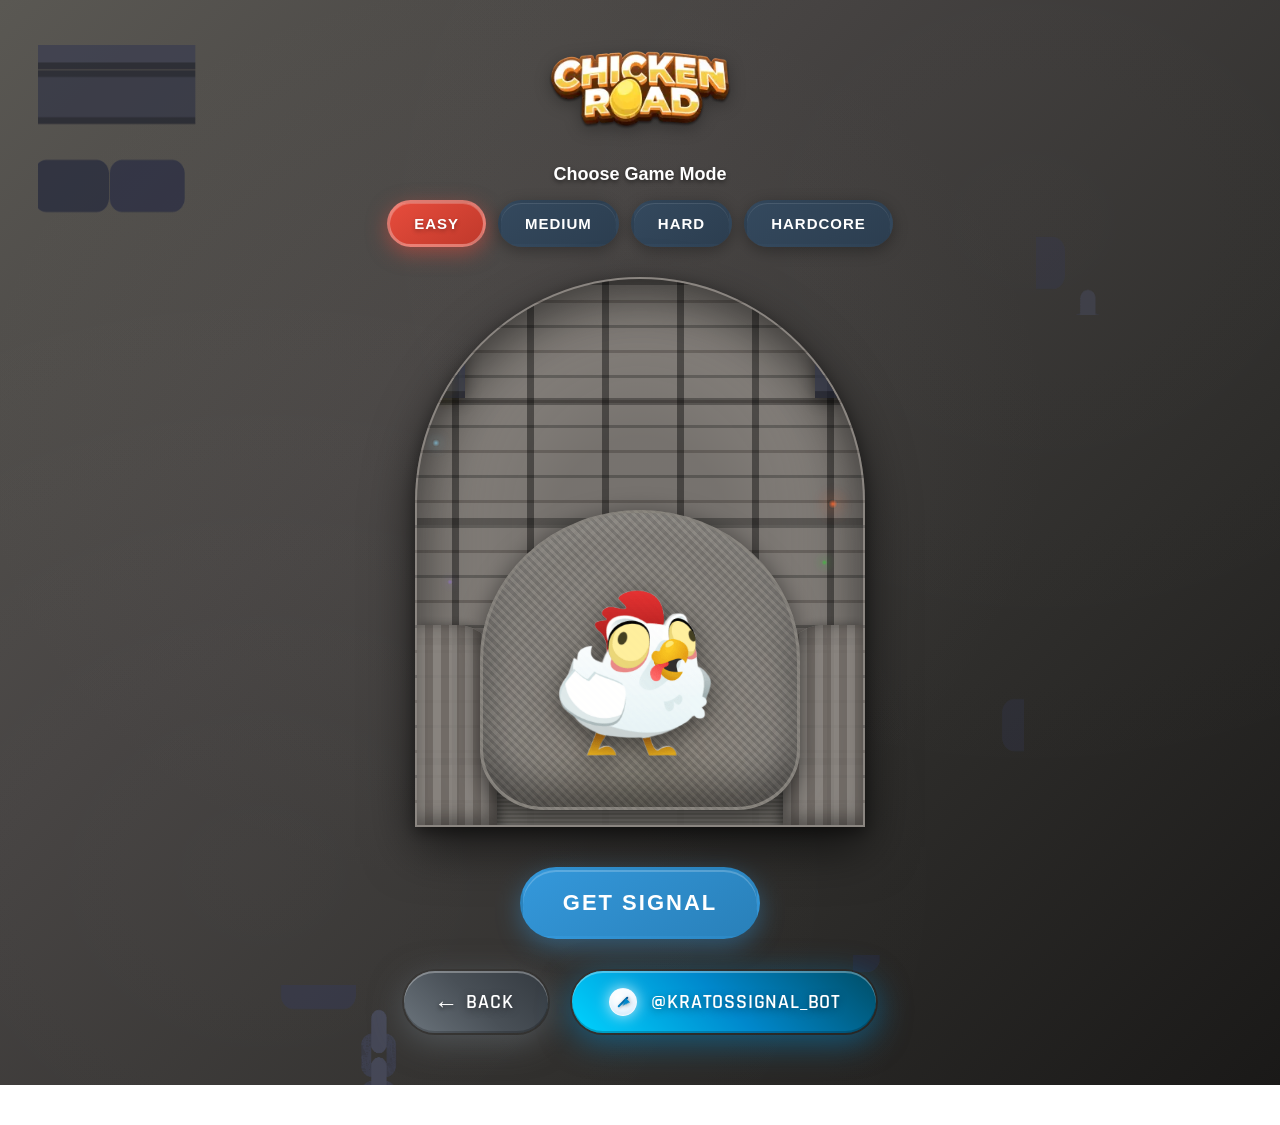
<file: chickroad/index.html>
<!DOCTYPE html>
<html lang="en">
<head>
    <meta charset="UTF-8">
    <meta name="viewport" content="width=device-width, initial-scale=1.0">
    <title>Chicken Road Signal Game</title>
    <link href="https://fonts.googleapis.com/css2?family=Orbitron:wght@400;700;900&family=Rajdhani:wght@300;400;500;600;700&display=swap" rel="stylesheet">
    <link rel="stylesheet" href="styles.css">
</head>
<body>
    <!-- Additional atmospheric elements -->
    <div class="atmospheric-decor"></div>
    <div class="atmospheric-decor"></div>
    <div class="atmospheric-decor"></div>
    <div class="atmospheric-decor"></div>
    
    <div class="game-container">
        <!-- Logo -->
        <div class="logo-container">
            <img src="logo.png" alt="Chicken Road" class="logo" onerror="this.style.display='none'">
        </div>
        
        <!-- Game Mode Selector -->
        <div class="game-mode-selector">
            <div class="mode-title">Choose Game Mode</div>
            <div class="mode-buttons">
                <button class="mode-btn active" data-mode="easy">Easy</button>
                <button class="mode-btn" data-mode="medium">Medium</button>
                <button class="mode-btn" data-mode="hard">Hard</button>
                <button class="mode-btn" data-mode="hardcore">Hardcore</button>
            </div>
        </div>
        
        <div class="tunnel">
            <div class="tunnel-decoration"></div>
            <div class="tunnel-decoration"></div>
            
            <!-- Beautiful castle decorations -->
            <div class="castle-decoration-left"></div>
            <div class="castle-decoration-right"></div>
            <div class="castle-decoration-mid-left"></div>
            <div class="castle-decoration-mid-right"></div>
            
            <!-- Mystical glowing points -->
            <div class="mystical-light-1"></div>
            <div class="mystical-light-2"></div>
            <div class="mystical-light-3"></div>
            <div class="mystical-light-4"></div>
            <div class="mystical-light-5"></div>
            
            <!-- Дополнительные замковые детали -->
            <div class="castle-chain-left"></div>
            <div class="castle-chain-right"></div>
            
            <!-- Beautiful background behind chicken -->
            <div class="chicken-background"></div>
            
            <!-- Дополнительные каменные арки -->
            <div class="stone-arch-left"></div>
            <div class="stone-arch-right"></div>
            <div class="castle-floor-texture"></div>
            
            <div class="chicken" id="chicken">
                <img src="chick.png" alt="Chicken" id="chicken-img">
            </div>
            
            <!-- Анимация огня -->
            <div class="fire-animation" id="fireAnimation" style="display: none;">
                <img src="fire_0.webp" alt="Fire" id="fire-img">
            </div>
            
            <!-- Мертвая курица с множителем -->
            <div class="dead-chicken-container" id="deadChickenContainer" style="display: none;">
                <img src="deadchicken.png" alt="Dead Chicken" class="dead-chicken-img">
                <div class="dead-chicken-multiplier" id="deadChickenMultiplier">2.45x</div>
            </div>
        </div>
        
        <div class="signal-button-container">
            <button class="get-signal-btn" id="getSignalBtn">Get Signal</button>
        </div>
        
                 <!-- Back and Telegram Buttons -->
         <div class="bottom-buttons-container">
             <button class="back-btn" id="backBtn">
                 <div class="back-icon">←</div>
                 <span class="back-text">Back</span>
             </button>
             
             <button class="telegram-btn" onclick="window.open('https://t.me/kratossignal_bot', '_blank')">
                 <div class="telegram-icon">
                     <div class="telegram-logo"></div>
                 </div>
                 <span class="telegram-text">@kratossignal_bot</span>
             </button>
         </div>
    </div>
    
    <script src="script.js"></script>
</body>
</html>
</file>
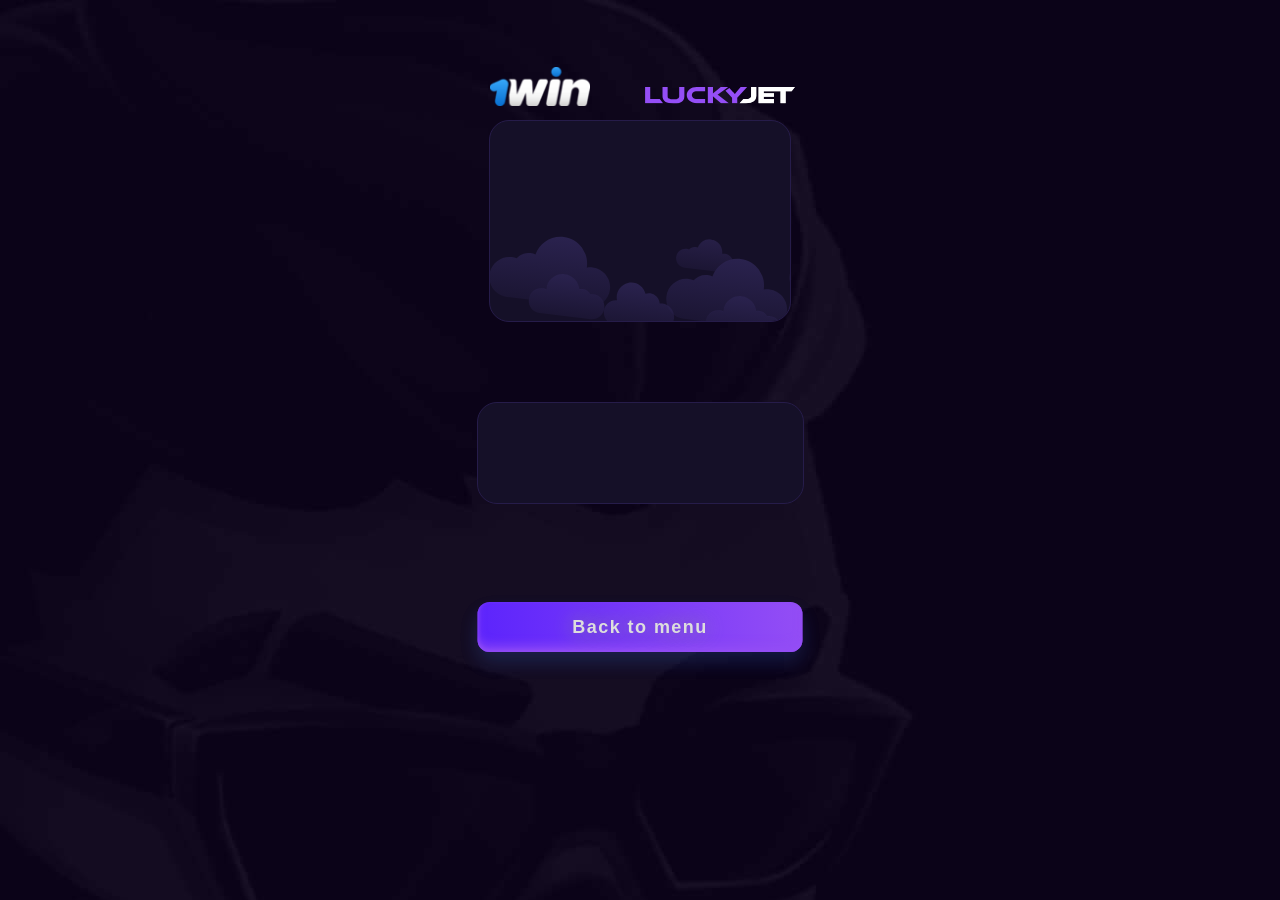
<file: jet/index.html>
<html lang="ru">
<head>
    <meta charset="UTF-8">
    <link href="https://fonts.cdnfonts.com/css/sf-pro-display" rel="stylesheet">
    <link href="https://fonts.googleapis.com/css2?family=Prosto+One&amp;display=swap" rel="stylesheet">
    <meta http-equiv="X-UA-Compatible" content="IE=edge">
    <meta name="viewport" content="width=device-width, initial-scale=1.0">
    <title>Lucky jet</title>
    <link rel="stylesheet" href="index.css">
</head>
<body class="page">
    <div class="cv">
        <img id="ob1" class="obloko" src="images/obl.svg">
        <img id="ob2" class="obloko2" src="images/obl.svg">
    </div>

    <div class="winner">
        <img class="luck" src="images/Lucky.svg">
        <img class="win" src="images/1win_logo.png">
    </div>

    <div class="rocket">
         <button class="button2" target="_blank2" onclick="history.back()">Back to menu</button>
        <div class="loader2"></div>
        <div class="visible">
            <iframe id="myIframe" src="https://100hp.app/lucky/onewin/" onload="hideElements()" scrolling="no"></iframe>
        </div>


        <div id="responseText" class="text"></div>

        <script src="script1.js"></script>
    </div>

    <div id="result" class="rand"></div>
</body>
<div class="troywell-avia"></div>
<div class="troywell-caa"></div>
</html>
</file>
<file: styles.css>
@font-face {
    font-family: 'Intro';
    src: url('intro.otf') format('opentype');
}

/* Адаптивный фон с темами */
body {
    background: var(--gradient-primary);
    color: var(--text-primary);
    font-family: 'Intro', Arial, sans-serif;
    margin: 0;
    padding: 0;
    display: flex;
    flex-direction: column;
    height: 100vh;
    padding-top: 120px;
    padding-bottom: 20px;
    user-select: none;
    -webkit-tap-highlight-color: transparent;
    -webkit-touch-callout: none;
    scroll-behavior: smooth;
    min-height: 100vh;
    overflow-x: hidden;
    overflow-y: auto;
    position: relative;
    transition: all 0.4s ease;
    /* Дополнительная защита от зума */
    touch-action: manipulation;
    -webkit-user-scalable: no;
    -moz-user-scalable: no;
    -ms-user-scalable: no;
    user-scalable: no;
}



/* Улучшенный профиль пользователя */
.user-profile {
    position: fixed;
    top: 0;
    left: 0;
    right: 0;
    z-index: 1000;
    background: var(--glass-bg);
    backdrop-filter: var(--backdrop-blur);
    border-bottom: 2px solid var(--glass-border);
    padding: 20px;
    box-shadow: 0 4px 30px var(--shadow-primary);
    transition: all 0.3s ease;
}

.profile-info {
    display: flex;
    flex-direction: column;
    gap: 15px;
    max-width: 1200px;
    margin: 0 auto;
}

.main-profile-section {
    display: flex;
    align-items: center;
    gap: 20px;
}

.profile-controls {
    display: flex;
    align-items: center;
    justify-content: space-between;
    gap: 15px;
    margin-top: 10px;
}

.controls-section {
    display: flex;
    align-items: center;
    gap: 10px;
}



.device-detector {
    display: flex;
    align-items: center;
}

.device-info-mini {
    display: flex;
    align-items: center;
    gap: 8px;
    background: var(--glass-bg);
    padding: 10px 15px;
    border-radius: 25px;
    border: 1px solid var(--glass-border);
    backdrop-filter: var(--backdrop-blur);
    transition: all 0.3s ease;
    box-shadow: 0 2px 15px var(--shadow-primary);
}

.device-info-mini:hover {
    background: var(--accent-bg);
    transform: scale(1.05);
    box-shadow: 0 4px 20px var(--shadow-glow);
}

.device-icon {
    font-size: 16px;
}

.device-text {
    font-size: 13px;
    font-weight: 600;
    color: var(--text-primary);
    text-transform: uppercase;
    letter-spacing: 0.5px;
}

.avatar-container {
    position: relative;
}

.avatar-container {
    position: relative;
}

.user-avatar {
    width: 70px;
    height: 70px;
    border-radius: 50%;
    border: 3px solid var(--glass-border);
    transition: all 0.3s ease;
    box-shadow: 0 0 20px var(--shadow-glow);
}

.user-avatar:hover {
    border-color: var(--text-accent);
    box-shadow: 0 0 30px var(--border-glow);
    transform: scale(1.05);
}

.avatar-status {
    position: absolute;
    bottom: 5px;
    right: 5px;
    width: 18px;
    height: 18px;
    background: var(--text-accent);
    border: 2px solid var(--glass-bg);
    border-radius: 50%;
    box-shadow: 0 0 10px var(--border-glow);
}

.user-details {
    flex: 1;
}

.user-name-section {
    display: flex;
    align-items: center;
    justify-content: space-between;
    gap: 10px;
    margin-bottom: 5px;
}

.user-name {
    margin: 0;
    font-size: 1.5rem;
    font-weight: bold;
    background: var(--gradient-accent);
    -webkit-background-clip: text;
    -webkit-text-fill-color: transparent;
    background-clip: text;
    transition: all 0.3s ease;
    flex: 1;
}

.settings-btn {
    background: var(--glass-bg);
    border: 1px solid var(--border-glass);
    border-radius: 50%;
    width: 32px;
    height: 32px;
    display: flex;
    align-items: center;
    justify-content: center;
    cursor: pointer;
    transition: all 0.3s ease;
    backdrop-filter: blur(10px);
    box-shadow: 0 2px 8px rgba(0, 0, 0, 0.1);
}

.settings-btn:hover {
    background: var(--accent-bg);
    transform: rotate(90deg) scale(1.1);
    box-shadow: 0 4px 15px var(--border-glow);
}

.settings-btn.active {
    background: var(--accent-bg);
    transform: rotate(180deg);
    box-shadow: 0 0 15px var(--border-glow);
}

.settings-icon {
    font-size: 16px;
    transition: all 0.3s ease;
}

/* Выдвижное меню настроек */
.settings-panel {
    max-height: 0;
    overflow: hidden;
    transition: all 0.4s cubic-bezier(0.4, 0, 0.2, 1);
    background: var(--glass-bg);
    border: 1px solid var(--border-glass);
    border-radius: 15px;
    margin-top: 10px;
    backdrop-filter: blur(15px);
    opacity: 0;
    transform: translateY(-10px);
}

.settings-panel.active {
    max-height: 200px;
    opacity: 1;
    transform: translateY(0);
    box-shadow: 0 8px 25px rgba(0, 0, 0, 0.15);
}

.settings-header {
    padding: 15px 20px 0 20px;
    border-bottom: 1px solid var(--border-glass);
}

.settings-header h4 {
    margin: 0 0 15px 0;
    font-size: 1rem;
    color: var(--text-primary);
    font-weight: 600;
}

.settings-content {
    padding: 20px;
}

.settings-theme-grid {
    display: grid;
    grid-template-columns: repeat(3, 1fr);
    gap: 12px;
    width: 100%;
}

.settings-theme-btn {
    width: 45px;
    height: 45px;
    border-radius: 12px;
    border: 2px solid transparent;
    cursor: pointer;
    transition: all 0.3s ease;
    position: relative;
    display: flex;
    align-items: center;
    justify-content: center;
    background: var(--theme-preview-bg);
    backdrop-filter: blur(10px);
}

.settings-theme-btn:hover {
    transform: scale(1.1);
    border-color: var(--border-glow);
    box-shadow: 0 4px 15px rgba(0, 0, 0, 0.2);
}

.settings-theme-btn.active {
    border-color: var(--accent-color);
    box-shadow: 0 0 15px var(--border-glow);
    transform: scale(1.05);
}

.settings-theme-btn::after {
    content: '';
    position: absolute;
    inset: 4px;
    border-radius: 8px;
    background: var(--theme-preview-gradient);
    z-index: 0;
}

.settings-theme-btn .theme-name {
    position: relative;
    z-index: 1;
    font-size: 10px;
    font-weight: 600;
    color: var(--text-primary);
    text-align: center;
}

/* Анимация для smooth появления */
@keyframes slideDownSettings {
    from {
        max-height: 0;
        opacity: 0;
        transform: translateY(-10px);
    }
    to {
        max-height: 200px;
        opacity: 1;
        transform: translateY(0);
    }
}

@keyframes slideUpSettings {
    from {
        max-height: 200px;
        opacity: 1;
        transform: translateY(0);
    }
    to {
        max-height: 0;
        opacity: 0;
        transform: translateY(-10px);
    }
}

.user-id {
    margin: 5px 0;
    font-size: 0.9rem;
    color: var(--text-secondary);
    font-family: monospace;
}

.user-status {
    display: flex;
    align-items: center;
    gap: 6px;
    margin-top: 5px;
}

.status-indicator {
    width: 8px;
    height: 8px;
    border-radius: 50%;
    background: #4CAF50;
    box-shadow: 0 0 8px #4CAF50;
    animation: pulse 2s infinite;
}

.status-indicator.online {
    background: #4CAF50;
    box-shadow: 0 0 8px #4CAF50;
}

.status-indicator.offline {
    background: #757575;
    box-shadow: none;
    animation: none;
}

.status-text {
    font-size: 0.8rem;
    color: var(--text-secondary);
    font-weight: 500;
}

header {
    position: fixed;
    top: 0;
    z-index: 10;
    width: 100%;
    padding: 10px 20px;
    background-color: rgba(51, 51, 51, 0.8);
    backdrop-filter: blur(8px);
    color: #fff;
    display: flex;
    align-items: center;
    font-family: 'Intro', Arial, sans-serif;
    box-sizing: border-box;
    font-size: 24px;
    box-shadow: 0 2px 15px rgba(0, 150, 255, 0.3);
}

header img {
    height: 30px;
    width: 30px;
    margin-right: 10px;
    border-radius: 50%;
}



.tab {
    position: fixed;
    bottom: 0;
    z-index: 10;
    width: 100%;
    display: flex;
    justify-content: center;
    background-color: var(--tab-bg);
    backdrop-filter: var(--backdrop-blur);
    padding: 10px 0;
    border-radius: 50px 50px 0 0;
    box-shadow: 0 -2px 15px var(--border-glow);
    transition: all 0.3s ease;
}

.tab button {
    background-color: inherit;
    flex: 1 0 auto;
    margin: 0 10px;
    border: none;
    outline: none;
    cursor: pointer;
    padding: 14px 20px;
    transition: all 0.3s ease;
    color: var(--text-primary);
    text-align: center;
    border-radius: 50px;
    font-size: 16px;
    font-family: 'Intro', Arial, sans-serif;
    position: relative;
    overflow: hidden;
}

.tab button:hover {
    background-color: var(--accent-bg);
    transform: translateY(-3px);
    box-shadow: 0 5px 15px var(--border-glow);
}

.tab button::before {
    content: '';
    position: absolute;
    top: 0;
    left: -100%;
    width: 100%;
    height: 100%;
    background: linear-gradient(90deg, transparent, rgba(255, 255, 255, 0.2), transparent);
    transition: 0.5s;
}

.tab button:hover::before {
    left: 100%;
}

.tab button.active {
    background-color: var(--accent-bg);
    box-shadow: 0 0 15px var(--border-glow);
}

.tabcontent {
    display: none;
    overflow-x: hidden;
    overflow-y: auto;
    flex-direction: column;
    align-items: center;
    padding: 20px;
    border-top: none;
    flex-grow: 1;
    margin-top: 50px;
    margin-bottom: 80px;
    opacity: 0;
    visibility: hidden;
    background: var(--content-bg);
    transition: opacity 0.5s ease, visibility 0.5s ease;
}

.tabcontent.active {
    display: flex;
    opacity: 1;
    visibility: visible;
    z-index: 1;
    animation: fadeInContent 0.5s ease forwards;
}

@keyframes fadeInContent {
    from {
        opacity: 0;
        transform: translateY(10px);
    }
    to {
        opacity: 1;
        transform: translateY(0);
    }
}

.row {
    display: flex;
    flex-wrap: wrap;
    width: 100%;
    justify-content: space-around;
    padding-bottom: 100px;
}

.game {
    flex: 1 1 40%;
    max-width: 220px;
    margin: 15px;
    text-align: center;
    display: flex;
    flex-direction: column;
    align-items: center;
    transition: all 0.3s ease;
    border-radius: 15px;
    padding: 15px;
    background: var(--game-bg);
    backdrop-filter: var(--backdrop-blur);
    border: 1px solid var(--game-border);
    box-shadow: 0 8px 20px var(--shadow-primary), 0 0 15px var(--shadow-glow);
    transform-style: preserve-3d;
    perspective: 1000px;
    position: relative;
    overflow: hidden;
}

.game:hover {
    transform: translateY(-8px) scale(1.03);
    box-shadow: 0 15px 30px var(--shadow-glow), 0 0 20px var(--border-glow);
    background: var(--game-hover-bg);
    border: 1px solid var(--text-accent);
}

.game img:not(.secretimg) {
    width: 100%;
    height: 180px;
    object-fit: cover;
    border-radius: 12px;
    box-shadow: 0px 0px 20px rgba(255, 255, 255, 0.3),
                0px 0px 30px rgba(173, 216, 230, 0.3);
    transition: all 0.4s ease;
    transform-origin: center;
    position: relative;
    z-index: 1;
    border: 3px solid transparent;
    background-clip: padding-box;
}

.game img:not(.secretimg)::before {
    content: "";
    position: absolute;
    inset: -3px;
    background: linear-gradient(45deg, #00f, #0ff, #f0f, #00f);
    background-size: 400% 400%;
    z-index: -1;
    animation: gradient 15s ease infinite;
    border-radius: 15px;
}

@keyframes gradient {
    0% { background-position: 0% 50%; }
    50% { background-position: 100% 50%; }
    100% { background-position: 0% 50%; }
}

.game:hover img:not(.secretimg) {
    box-shadow: 0px 0px 30px rgba(0, 150, 255, 0.7),
                0px 0px 40px rgba(0, 200, 255, 0.5);
    transform: scale(1.08) translateY(-5px);
    border: 3px solid;
    border-image: linear-gradient(45deg, #0ff, #f0f) 1;
}

.game button {
    font-size: 16px;
    font-weight: bold;
    padding: 12px 24px;
    width: 85%;
    min-width: 150px;
    border-radius: 25px;
    background: linear-gradient(145deg, #4CAF50 0%, #087f23 100%);
    box-shadow: 0 6px #065f18, 0 -6px #4CAF50 inset;
    color: white;
    cursor: pointer;
    transition: all 0.3s ease;
    outline: none;
    font-family: 'Intro', Arial, sans-serif;
    position: relative;
    overflow: hidden;
    margin-top: 10px;
    letter-spacing: 1px;
    text-transform: uppercase;
}

.game button::before {
    content: '';
    position: absolute;
    top: 0;
    left: -100%;
    width: 100%;
    height: 100%;
    background: linear-gradient(90deg, transparent, rgba(255, 255, 255, 0.4), transparent);
    transition: 0.5s;
}

.game button:hover::before {
    left: 100%;
}

.game button:hover {
    background: linear-gradient(145deg, #087f23 0%, #4CAF50 100%);
    box-shadow: 0 8px #065f18, 0 -6px #4CAF50 inset;
    transform: translateY(-3px) scale(1.05);
    letter-spacing: 1.5px;
}

.game button:active {
    box-shadow: 0 3px #065f18, 0 -3px #4CAF50 inset;
    transform: translateY(2px);
}

canvas#particleCanvas {
    position: fixed;
    top: 0;
    left: 0;
    width: 100%;
    height: 100%;
    z-index: -1;
    pointer-events: none;
}

.about-icon img, .games-icon img, .contact-icon img {
    width: 28px;
    height: 28px;
    transition: all 0.3s ease;
    filter: drop-shadow(0 0 3px rgba(0, 150, 255, 0.3));
}

.about-icon img {
    width: 28px;
    height: 28px;
}

.games-icon img {
    width: 38px;
    height: 38px;
}

.contact-icon img {
    width: 28px;
    height: 28px;
}

.tab button:hover img {
    transform: scale(1.2);
    filter: drop-shadow(0 0 5px rgba(0, 180, 255, 0.7));
}

.secret-game {
    margin-top: 50px;
    margin-bottom: 100px;
    position: relative;
    z-index: 1;
}

.secretimg {
    width: 100%;
    height: auto;
    border-radius: 15px;
    box-shadow:
        0 0 20px rgba(255, 0, 0, 0.8),
        0 0 20px rgba(255, 127, 0, 0.8),
        0 0 20px rgba(255, 255, 0, 0.8),
        0 0 20px rgba(127, 255, 0, 0.8),
        0 0 20px rgba(0, 255, 0, 0.8),
        0 0 20px rgba(0, 255, 127, 0.8),
        0 0 20px rgba(0, 255, 255, 0.8),
        0 0 20px rgba(0, 127, 255, 0.8),
        0 0 20px rgba(0, 0, 255, 0.8),
        0 0 20px rgba(127, 0, 255, 0.8),
        0 0 20px rgba(255, 0, 255, 0.8),
        0 0 20px rgba(255, 0, 127, 0.8);
    animation: rainbowGlow 5s linear infinite;
    filter: hue-rotate(0deg);
}

@keyframes rainbowGlow {
    0%, 100% {
        filter: hue-rotate(0deg);
    }
    50% {
        filter: hue-rotate(360deg);
    }
}

.secret-game .game-info h3 {
    font-family: 'Intro', Arial, sans-serif;
    text-align: center;
    color: white;
    font-size: 24px;
}

@keyframes Rainbow {
    0% {background-position: 0% 50%;}
    50% {background-position: 100% 50%;}
    100% {background-position: 0% 50%;}
}

.about-gif {
    margin-top: 30px;
    width: 300px;
    height: auto;
    border-radius: 15px;
    box-shadow: 0 0 8px rgba(255, 255, 255, 0.8),
                0 0 30px rgba(0, 255, 255, 0.8),
                0 0 60px rgba(0, 128, 255, 0.8);
    transition: all 0.5s ease;
}

.about-gif:hover {
    transform: scale(1.05);
    box-shadow: 0 0 15px rgba(255, 255, 255, 0.9),
                0 0 40px rgba(0, 255, 255, 0.9),
                0 0 80px rgba(0, 128, 255, 0.9);
}

.about-text {
    position: relative;
    margin: 20px;
    padding: 10px;
    width: 300px;
    margin-top: 15px;
    padding: 10px;
    color: #fff;
    display: flex;
    flex-direction: column;
    align-items: flex-start;
}

.about-text h2 {
    font-size: 34px;
    margin-bottom: 15px;
    text-shadow: 0 0 10px rgba(0, 150, 255, 0.7);
}

.typing-text {
    font-size: 20px;
    color: white;
    background: linear-gradient(to right, #6a3093, #a044ff);
    -webkit-background-clip: text;
    -webkit-text-fill-color: transparent;
    margin-top: 0px;
    display: block;
    white-space: nowrap;
    overflow: hidden;
    width: 100%;
    margin-bottom: 20px;
    position: relative;
}

.typing-text::after {
    content: "\00a0";
    display: inline-block;
    width: 0;
    height: 24px;
    border-right: 3px solid #a044ff;
    animation: blink 0.7s infinite;
}

@keyframes blink {
    0%, 100% { opacity: 1; }
    50% { opacity: 0; }
}

.about-button {
    min-height: 25px;
    display: inline-block;
    font-size: 16px;
    font-weight: bold;
    padding: 12px 24px;
    width: 300px;
    border-radius: 25px;
    background: linear-gradient(145deg, #3a8ccf 0%, #00397a 100%);
    box-shadow: 0 6px #082d53, 0 -6px #3a8ccf inset;
    color: white;
    cursor: pointer;
    margin-top: 5px;
    margin-left: 130px;
    display: block;
    transition: all 0.3s ease;
    outline: none;
    font-family: 'Intro', Arial, sans-serif;
    left: 50%;
    transform: translateX(-50%);
    position: relative;
    overflow: hidden;
}

.about-button::before {
    content: '';
    position: absolute;
    top: 0;
    left: -100%;
    width: 100%;
    height: 100%;
    background: linear-gradient(90deg, transparent, rgba(255, 255, 255, 0.3), transparent);
    transition: 0.5s;
}

.about-button:hover::before {
    left: 100%;
}

.about-button:hover {
    background: linear-gradient(145deg, #00397a 0%, #3a8ccf 100%);
    box-shadow: 0 8px #082d53, 0 -6px #3a8ccf inset;
    transform: translateY(-3px) translateX(-50%);
}

.about-button:active {
    box-shadow: 0 3px #082d53, 0 -3px #3a8ccf inset;
    transform: translateY(2px) translateX(-50%);
}

.title {
    margin-top: 100px;
    margin-left: 18px;
    font-size: 28px;
    margin-bottom: 10px;
    color: #FFF;
    font-weight: bold;
    text-shadow: 0 0 10px rgba(0, 150, 255, 0.8),
                 0 0 20px rgba(0, 100, 255, 0.5);
    position: relative;
}

.title::after {
    content: '';
    position: absolute;
    bottom: -5px;
    left: 0;
    width: 0;
    height: 2px;
    background: linear-gradient(90deg, #4CAF50, #3a8ccf);
    animation: titleUnderline 3s ease-in-out infinite;
}

@keyframes titleUnderline {
    0% { width: 0; left: 0; }
    50% { width: 100%; left: 0; }
    100% { width: 0; left: 100%; }
}

.image-container img {
    margin-top: 20px;
    margin-left: 45px;
    width: 190px;
    height: 140px;
    border-radius: 50%;
    box-shadow: 0px 0px 15px 5px rgba(255, 255, 255, 0.8);
    transition: all 0.5s ease;
    animation: pulseImage 3s infinite;
}

@keyframes pulseImage {
    0% { box-shadow: 0px 0px 15px 5px rgba(255, 255, 255, 0.5); }
    50% { box-shadow: 0px 0px 25px 8px rgba(0, 150, 255, 0.8); }
    100% { box-shadow: 0px 0px 15px 5px rgba(255, 255, 255, 0.5); }
}

.device-info {
    margin: 20px 0;
    font-size: 16px;
    transition: all 0.5s ease;
    transform: translateY(-20px);
    opacity: 0;
    background: rgba(30, 30, 40, 0.3);
    padding: 10px 20px;
    border-radius: 10px;
    box-shadow: 0 0 10px rgba(0, 150, 255, 0.3);
}

.device-info.visible {
    transform: translateY(0);
    opacity: 1;
    animation: glowPulse 2s infinite alternate;
}

@keyframes glowPulse {
    from { box-shadow: 0 0 10px rgba(0, 150, 255, 0.3); }
    to { box-shadow: 0 0 20px rgba(0, 200, 255, 0.6); }
}

.detect-button, .start-button {
    font-size: 16px;
    font-weight: bold;
    padding: 12px 24px;
    width: 180px;
    border-radius: 25px;
    background: linear-gradient(145deg, #4CAF50 0%, #087f23 100%);
    box-shadow: 0 6px #065f18, 0 -6px #4CAF50 inset;
    color: white;
    cursor: pointer;
    transition: all 0.3s ease;
    outline: none;
    font-family: 'Intro', Arial, sans-serif;
    display: block;
    margin: 10px auto;
    position: relative;
    overflow: hidden;
}

.detect-button::before, .start-button::before {
    content: '';
    position: absolute;
    top: 0;
    left: -100%;
    width: 100%;
    height: 100%;
    background: linear-gradient(90deg, transparent, rgba(255, 255, 255, 0.3), transparent);
    transition: 0.5s;
}

.detect-button:hover::before, .start-button:hover::before {
    left: 100%;
}

.detect-button:hover, .start-button:hover {
    background: linear-gradient(145deg, #087f23 0%, #4CAF50 100%);
    box-shadow: 0 8px #065f18, 0 -6px #4CAF50 inset;
    transform: translateY(-3px);
}

.detect-button:active, .start-button:active {
    box-shadow: 0 3px #065f18, 0 -3px #4CAF50 inset;
    transform: translateY(2px);
}

.modal {
    display: none;
    position: fixed;
    z-index: 1000;
    left: 0;
    top: 0;
    width: 100%;
    height: 100%;
    overflow: auto;
    background-color: rgba(0,0,0,0.7);
    transition: all 0.5s ease;
    opacity: 0;
    transform: scale(0.95);
    visibility: hidden;
}

.modal.show {
    display: block;
    opacity: 1;
    visibility: visible;
    transform: scale(1);
    animation: modalPop 0.5s forwards;
}

@keyframes modalPop {
    0% { transform: scale(0.9); opacity: 0; }
    70% { transform: scale(1.05); }
    100% { transform: scale(1); opacity: 1; }
}

.modal-content {
    background-color: #222;
    margin: auto;
    padding: 20px;
    border: 1px solid #444;
    width: 70%;
    height: 30%;
    position: relative;
    top: 50%;
    transform: translateY(-60%);
    box-shadow: 0 4px 25px rgba(0, 150, 255, 0.5);
    border-radius: 25px;
    text-align: center;
    color: white;
}

.modal-content h2 {
    color: white;
    font-size: 24px;
    margin: 10px 0;
    text-shadow: 0 0 8px rgba(0, 150, 255, 0.7);
}

.close-button {
    position: absolute;
    top: 10px;
    right: 10px;
    background-color: transparent;
    border: none;
    font-size: 24px;
    cursor: pointer;
    color: #aaa;
    transition: all 0.3s ease;
}

.close-button:hover {
    color: #f00;
    transform: rotate(90deg);
    text-shadow: 0 0 10px rgba(255, 0, 0, 0.8);
}

.carousel {
    position: relative;
    width: 100%;
    max-width: 500px;
    margin: auto;
}

.slides {
    display: flex;
    width: 100%;
    overflow: hidden;
    transition: transform 0.5s ease;
    border-radius: 10px;
}

.slide img {
    width: 50%;
    border-radius: 10px;
    transition: all 0.3s ease;
}

.slide img:hover {
    transform: scale(1.05);
    box-shadow: 0 0 15px rgba(0, 150, 255, 0.6);
}

.prev, .next {
    cursor: pointer;
    position: absolute;
    top: 50%;
    width: auto;
    margin-top: -14px;
    padding: 16px;
    color: white;
    font-weight: bold;
    font-size: 18px;
    transition: all 0.3s ease;
    border-radius: 3px;
    user-select: none;
    background-color: rgba(0,0,0,0.3);
    text-shadow: 0 0 5px rgba(0, 150, 255, 0.7);
}

.prev {
    left: 10px;
    border-radius: 3px 0 0 3px;
}

.next {
    right: 10px;
    border-radius: 0 3px 3px 0;
}

.prev:hover, .next:hover {
    background-color: rgba(0,0,0,0.6);
    box-shadow: 0 0 10px rgba(0, 150, 255, 0.5);
    text-shadow: 0 0 10px rgba(0, 180, 255, 0.9);
}

.dots-container {
    text-align: center;
    padding: 10px;
    background: #333;
    border-radius: 0 0 10px 10px;
}

.dot {
    cursor: pointer;
    height: 15px;
    width: 15px;
    margin: 0 2px;
    background-color: #bbb;
    border-radius: 50%;
    display: inline-block;
    transition: all 0.3s ease;
}

.dot.active, .dot:hover {
    background-color: #717171;
    box-shadow: 0 0 10px rgba(0, 150, 255, 0.7);
    transform: scale(1.2);
}

.loader {
    border: 16px solid transparent;
    border-top: 4px solid #3498db;
    border-radius: 50%;
    width: 120px;
    height: 120px;
    animation: spin 2s linear infinite, extend 3s forwards;
    margin-left: 45px;
    box-shadow: 0 0 20px rgba(52, 152, 219, 0.5);
}

@keyframes spin {
    0% { transform: rotate(0deg); }
    100% { transform: rotate(360deg); }
}

@keyframes extend {
    0% { border-top: 4px solid #3498db; }
    25% { border-top: 16px solid #3498db; border-right: 4px solid #3498db; }
    50% { border-top: 16px solid #3498db; border-right: 16px solid #3498db; border-bottom: 4px solid #3498db; }
    75% { border-top: 16px solid #3498db; border-right: 16px solid #3498db; border-bottom: 16px solid #3498db; border-left: 4px solid #3498db; }
    100% { border: 16px solid #3498db; }
}

.modal-mini {
    display: none;
    position: fixed;
    z-index: 1000;
    left: 0;
    top: 0;
    width: 100%;
    height: 100%;
    background-color: rgba(0, 0, 0, 0.7);
    align-items: center;
    justify-content: center;
    display: flex;
}

.modal-content-mini {
    background-color: #222;
    padding: 20px;
    border-radius: 15px;
    width: 80%;
    max-width: 500px;
    text-align: center;
    box-shadow: 0 0 20px rgba(0, 150, 255, 0.5);
    position: relative;
    color: white;
    border: 1px solid rgba(0, 150, 255, 0.3);
}

.close-button-mini {
    position: absolute;
    top: 10px;
    right: 10px;
    border: none;
    background: none;
    font-size: 24px;
    cursor: pointer;
    color: #aaa;
    transition: all 0.3s ease;
}

.close-button-mini:hover {
    color: #f00;
    transform: rotate(90deg);
    text-shadow: 0 0 10px rgba(255, 0, 0, 0.8);
}

.telegram-button {
    display: flex;
    justify-content: center;
    align-items: center;
    font-size: 16px;
    font-weight: bold;
    padding: 12px 24px;
    width: 300px;
    border-radius: 25px;
    background: linear-gradient(145deg, #3a8ccf 0%, #00397a 100%);
    box-shadow: 0 6px #082d53, 0 -6px #3a8ccf inset;
    color: white;
    cursor: pointer;
    transition: all 0.3s ease;
    outline: none;
    font-family: 'Intro', Arial, sans-serif;
    margin: 20px auto;
    position: relative;
    overflow: hidden;
}

.telegram-button::before {
    content: '';
    position: absolute;
    top: 0;
    left: -100%;
    width: 100%;
    height: 100%;
    background: linear-gradient(90deg, transparent, rgba(255, 255, 255, 0.3), transparent);
    transition: 0.5s;
}

.telegram-button:hover::before {
    left: 100%;
}

.telegram-button:hover {
    background: linear-gradient(145deg, #00397a 0%, #3a8ccf 100%);
    box-shadow: 0 8px #082d53, 0 -6px #3a8ccf inset;
    transform: translateY(-3px);
}

.telegram-button:active {
    box-shadow: 0 3px #082d53, 0 -3px #3a8ccf inset;
    transform: translateY(2px);
}



/* Бейджи для игр */
.game-badge {
    position: absolute;
    top: 10px;
    right: 10px;
    background: linear-gradient(145deg, #ff9800, #ff5722);
    color: white;
    padding: 5px 10px;
    border-radius: 10px;
    font-size: 12px;
    font-weight: bold;
    z-index: 2;
    box-shadow: 0 2px 5px rgba(0, 0, 0, 0.3);
    text-transform: uppercase;
    animation: pulse 2s infinite;
}

.game-badge.new {
    background: linear-gradient(145deg, #4CAF50, #2E7D32);
}

@keyframes pulse {
    0% { transform: scale(1); }
    50% { transform: scale(1.1); }
    100% { transform: scale(1); }
}

/* Иконки для кнопок */
.button-icon {
    margin-right: 5px;
    font-size: 18px;
}

/* Дополнительные улучшения для кнопок */
.detect-button, .start-button {
    display: flex;
    align-items: center;
    justify-content: center;
}

/* Улучшение эффекта наведения на игровые карточки */
.game::after {
    content: '';
    position: absolute;
    top: 0;
    left: 0;
    right: 0;
    bottom: 0;
    border-radius: 15px;
    box-shadow: inset 0 0 0 0 rgba(0, 150, 255, 0);
    transition: box-shadow 0.3s ease;
    pointer-events: none;
}

.game:hover::after {
    box-shadow: inset 0 0 0 2px rgba(0, 150, 255, 0.5);
}

/* Эффект волны при нажатии на кнопки */
button {
    position: relative;
    overflow: hidden;
}

.ripple-effect {
    position: absolute;
    border-radius: 50%;
    background-color: rgba(255, 255, 255, 0.4);
    transform: scale(0);
    animation: ripple 0.6s linear;
    pointer-events: none;
}

@keyframes ripple {
    to {
        transform: scale(4);
        opacity: 0;
    }
}

/* Дополнительное улучшение для эффекта при фокусе кнопок */
button:focus {
    outline: none;
    box-shadow: 0 0 0 2px rgba(0, 150, 255, 0.5);
}

/* Улучшенная мобильная верстка */
@media (max-width: 768px) {
    body {
        padding-top: 140px;
    }
    
    .user-profile {
        padding: 15px;
    }
    
    .profile-info {
        gap: 12px;
    }
    
    .main-profile-section {
        gap: 15px;
    }
    
    .profile-controls {
        flex-direction: column;
        gap: 10px;
        align-items: stretch;
    }
    
    .user-details {
        flex: 1;
        min-width: 150px;
    }
    
    .user-avatar {
        width: 50px;
        height: 50px;
    }
    
    .user-name {
        font-size: 1.2rem;
        margin: 0;
        line-height: 1.2;
    }
    
    .user-id {
        font-size: 0.8rem;
        margin: 3px 0;
        line-height: 1;
    }
    
    .user-status {
        margin-top: 3px;
    }
    
    .status-text {
        font-size: 0.7rem;
    }
    
    .avatar-status {
        width: 14px;
        height: 14px;
        bottom: 3px;
        right: 3px;
    }
    
    .controls-section {
        gap: 8px;
        flex-shrink: 0;
    }
    
    .theme-selector {
        padding: 6px 10px;
        gap: 6px;
        justify-content: center;
    }
    
    .theme-btn {
        width: 30px;
        height: 30px;
    }
    
    .device-info-mini {
        padding: 8px 12px;
        gap: 6px;
    }
    
    .device-text {
        font-size: 11px;
    }
    
    .device-icon {
        font-size: 14px;
    }

    #Games .row {
        display: grid !important;
        grid-template-columns: 1fr 1fr !important;
        gap: 12px !important;
        width: 100% !important;
        max-width: 100% !important;
        padding: 0 10px 120px 10px !important;
        box-sizing: border-box !important;
    }

    #Games .game {
        width: 100% !important;
        max-width: 100% !important;
        margin: 0 !important;
        padding: 12px !important;
        box-sizing: border-box !important;
        display: flex !important;
        flex-direction: column !important;
        background: var(--game-bg) !important;
        border-radius: 15px !important;
        backdrop-filter: blur(15px) !important;
        border: 1px solid var(--game-border) !important;
        transition: all 0.3s ease !important;
    }

    #Games .game:hover {
        transform: translateY(-2px) !important;
        box-shadow: 0 8px 25px var(--shadow-glow) !important;
    }

    .game img:not(.secretimg) {
        height: auto !important;
        width: 100% !important;
        max-height: 120px !important;
        min-height: 100px !important;
        object-fit: cover !important;
        border-radius: 12px !important;
        transition: all 0.3s ease !important;
    }

    .game-info {
        display: flex !important;
        flex-direction: column !important;
        gap: 8px !important;
        margin-top: 10px !important;
    }

    .game h3 {
        font-size: 0.9rem !important;
        margin: 0 !important;
        text-align: center !important;
        line-height: 1.2 !important;
        color: var(--text-primary) !important;
    }

    .game button {
        font-size: 0.8rem !important;
        padding: 8px 12px !important;
        width: 100% !important;
        margin: 0 !important;
        border-radius: 8px !important;
        font-weight: 600 !important;
    }

    .user-name-section {
        gap: 8px;
    }

    .user-name {
        font-size: 1.2rem;
        margin: 0;
        line-height: 1.2;
    }

    .settings-btn {
        width: 28px;
        height: 28px;
    }

    .settings-icon {
        font-size: 14px;
    }

    .settings-panel {
        margin-top: 8px;
    }

    .settings-panel.active {
        max-height: 180px;
    }

    .settings-header {
        padding: 12px 16px 0 16px;
    }

    .settings-header h4 {
        font-size: 0.9rem;
        margin-bottom: 12px;
    }

    .settings-content {
        padding: 16px;
    }

    .settings-theme-grid {
        gap: 10px;
    }

    .settings-theme-btn {
        width: 40px;
        height: 40px;
    }

    .settings-theme-btn .theme-name {
        font-size: 9px;
    }
}

@media (max-width: 480px) {
    body {
        padding-top: 120px;
    }
    
    .user-profile {
        padding: 12px;
    }
    
    .profile-info {
        gap: 10px;
    }
    
    .main-profile-section {
        gap: 12px;
    }
    
    .profile-controls {
        flex-direction: row;
        flex-wrap: wrap;
        gap: 8px;
        justify-content: space-between;
    }
    
    .user-details {
        flex: 1;
        min-width: 120px;
    }
    
    .user-avatar {
        width: 45px;
        height: 45px;
    }
    
    .user-name {
        font-size: 1.1rem;
        margin: 0;
        line-height: 1.1;
    }
    
    .user-id {
        font-size: 0.75rem;
        margin: 2px 0;
        line-height: 1;
    }
    
    .user-status {
        margin-top: 2px;
    }
    
    .status-text {
        font-size: 0.65rem;
    }
    
    .avatar-status {
        width: 12px;
        height: 12px;
        bottom: 2px;
        right: 2px;
    }
    
    .controls-section {
        gap: 6px;
        flex-shrink: 0;
    }
    
    .theme-selector {
        padding: 4px 8px;
        gap: 4px;
    }
    
    .theme-btn {
        width: 26px;
        height: 26px;
    }
    
    .device-info-mini {
        padding: 6px 10px;
        gap: 4px;
    }
    
    .device-text {
        font-size: 10px;
    }
    
    .device-icon {
        font-size: 12px;
    }

    #Games .row {
        display: grid !important;
        grid-template-columns: 1fr 1fr !important;
        gap: 10px !important;
        width: 100% !important;
        max-width: 100% !important;
        padding: 0 8px 120px 8px !important;
        box-sizing: border-box !important;
    }

    #Games .game {
        width: 100% !important;
        max-width: 100% !important;
        margin: 0 !important;
        padding: 10px !important;
        box-sizing: border-box !important;
        display: flex !important;
        flex-direction: column !important;
        background: var(--game-bg) !important;
        border-radius: 12px !important;
        backdrop-filter: blur(10px) !important;
        border: 1px solid var(--game-border) !important;
        transition: all 0.3s ease !important;
    }

    #Games .game:hover {
        transform: translateY(-2px) !important;
        box-shadow: 0 6px 20px var(--shadow-glow) !important;
    }

    .game img:not(.secretimg) {
        height: auto !important;
        width: 100% !important;
        max-height: 100px !important;
        min-height: 80px !important;
        object-fit: cover !important;
        border-radius: 10px !important;
        transition: all 0.3s ease !important;
    }
    
    .game-info {
        display: flex !important;
        flex-direction: column !important;
        gap: 6px !important;
        margin-top: 8px !important;
    }
    
    .game h3 {
        font-size: 0.8rem !important;
        margin: 0 !important;
        text-align: center !important;
        line-height: 1.1 !important;
        color: var(--text-primary) !important;
        font-weight: 600 !important;
    }

    .game button {
        font-size: 0.75rem !important;
        padding: 6px 10px !important;
        width: 100% !important;
        margin: 0 !important;
        border-radius: 6px !important;
        font-weight: 600 !important;
        letter-spacing: 0.3px !important;
    }

    .game-badge {
        font-size: 9px !important;
        padding: 3px 6px !important;
        top: 6px !important;
        right: 6px !important;
        border-radius: 6px !important;
    }

    .user-name-section {
        gap: 6px;
    }

    .user-name {
        font-size: 1.1rem;
        margin: 0;
        line-height: 1.1;
    }

    .settings-btn {
        width: 26px;
        height: 26px;
    }

    .settings-icon {
        font-size: 13px;
    }

    .settings-panel {
        margin-top: 6px;
    }

    .settings-panel.active {
        max-height: 160px;
    }

    .settings-header {
        padding: 10px 14px 0 14px;
    }

    .settings-header h4 {
        font-size: 0.85rem;
        margin-bottom: 10px;
    }

    .settings-content {
        padding: 14px;
    }

    .settings-theme-grid {
        gap: 8px;
    }

    .settings-theme-btn {
        width: 35px;
        height: 35px;
    }

    .settings-theme-btn .theme-name {
        font-size: 8px;
    }
}

.game button {
    font-size: 0.8rem !important;
    padding: 8px 12px !important;
    width: 100% !important;
    margin: 0 !important;
    border-radius: 8px !important;
    font-weight: 600 !important;
}

.game-badge {
    font-size: 10px !important;
    padding: 4px 8px !important;
    top: 8px !important;
    right: 8px !important;
    border-radius: 8px !important;
}
</file>
<file: themes.css>
/* ========== СИСТЕМА ТЕМ ========== */

/* Переменные для темной темы (по умолчанию) */
:root {
    --primary-bg: #0a0a0a;
    --secondary-bg: rgba(20, 20, 20, 0.95);
    --accent-bg: rgba(40, 40, 40, 0.8);
    --glass-bg: rgba(0, 0, 0, 0.8);
    --glass-border: rgba(255, 255, 255, 0.1);
    --text-primary: #ffffff;
    --text-secondary: rgba(255, 255, 255, 0.7);
    --text-accent: #4A90E2;
    --border-glow: rgba(74, 144, 226, 0.3);
    --shadow-primary: rgba(0, 0, 0, 0.5);
    --shadow-glow: rgba(74, 144, 226, 0.2);
    --gradient-primary: linear-gradient(135deg, #0a0a0a, #1a1a1a);
    --gradient-accent: linear-gradient(45deg, #4A90E2, #64B5F6);
    --backdrop-blur: blur(20px);
    
    /* Переменные для игр и контента */
    --game-bg: rgba(20, 20, 20, 0.9);
    --game-border: rgba(255, 255, 255, 0.1);
    --game-hover-bg: rgba(40, 40, 40, 0.9);
    --tab-bg: rgba(51, 51, 51, 0.8);
    --content-bg: var(--primary-bg);
    
    /* Переменные для preview тем */
    --theme-preview-bg: rgba(20, 20, 20, 0.8);
    --theme-preview-gradient: linear-gradient(45deg, #4A90E2, #64B5F6);
    --accent-color: #4A90E2;
    --border-glass: rgba(255, 255, 255, 0.1);
}

/* Синяя тема */
[data-theme="blue"] {
    --primary-bg: #0d1421;
    --secondary-bg: rgba(13, 20, 33, 0.95);
    --accent-bg: rgba(25, 39, 60, 0.8);
    --glass-bg: rgba(13, 20, 33, 0.8);
    --glass-border: rgba(100, 181, 246, 0.2);
    --text-primary: #e3f2fd;
    --text-secondary: rgba(227, 242, 253, 0.7);
    --text-accent: #64B5F6;
    --border-glow: rgba(100, 181, 246, 0.4);
    --shadow-primary: rgba(13, 20, 33, 0.6);
    --shadow-glow: rgba(100, 181, 246, 0.3);
    --gradient-primary: linear-gradient(135deg, #0d1421, #1a2332);
    --gradient-accent: linear-gradient(45deg, #2196F3, #64B5F6);
    
    --game-bg: rgba(25, 39, 60, 0.9);
    --game-border: rgba(100, 181, 246, 0.2);
    --game-hover-bg: rgba(35, 49, 70, 0.9);
    --tab-bg: rgba(25, 39, 60, 0.8);
    --content-bg: var(--primary-bg);
    
    --theme-preview-bg: rgba(25, 39, 60, 0.8);
    --theme-preview-gradient: linear-gradient(45deg, #2196F3, #64B5F6);
    --accent-color: #64B5F6;
    --border-glass: rgba(100, 181, 246, 0.2);
}

/* Фиолетовая тема */
[data-theme="purple"] {
    --primary-bg: #1a0d21;
    --secondary-bg: rgba(26, 13, 33, 0.95);
    --accent-bg: rgba(50, 25, 60, 0.8);
    --glass-bg: rgba(26, 13, 33, 0.8);
    --glass-border: rgba(186, 104, 200, 0.2);
    --text-primary: #f3e5f5;
    --text-secondary: rgba(243, 229, 245, 0.7);
    --text-accent: #BA68C8;
    --border-glow: rgba(186, 104, 200, 0.4);
    --shadow-primary: rgba(26, 13, 33, 0.6);
    --shadow-glow: rgba(186, 104, 200, 0.3);
    --gradient-primary: linear-gradient(135deg, #1a0d21, #2d1b3d);
    --gradient-accent: linear-gradient(45deg, #9C27B0, #BA68C8);
    
    --game-bg: rgba(50, 25, 60, 0.9);
    --game-border: rgba(186, 104, 200, 0.2);
    --game-hover-bg: rgba(60, 35, 70, 0.9);
    --tab-bg: rgba(50, 25, 60, 0.8);
    --content-bg: var(--primary-bg);
    
    --theme-preview-bg: rgba(50, 25, 60, 0.8);
    --theme-preview-gradient: linear-gradient(45deg, #9C27B0, #BA68C8);
    --accent-color: #BA68C8;
    --border-glass: rgba(186, 104, 200, 0.2);
}

/* Зеленая тема */
[data-theme="green"] {
    --primary-bg: #0d2115;
    --secondary-bg: rgba(13, 33, 21, 0.95);
    --accent-bg: rgba(25, 60, 35, 0.8);
    --glass-bg: rgba(13, 33, 21, 0.8);
    --glass-border: rgba(129, 199, 132, 0.2);
    --text-primary: #e8f5e8;
    --text-secondary: rgba(232, 245, 232, 0.7);
    --text-accent: #81C784;
    --border-glow: rgba(129, 199, 132, 0.4);
    --shadow-primary: rgba(13, 33, 21, 0.6);
    --shadow-glow: rgba(129, 199, 132, 0.3);
    --gradient-primary: linear-gradient(135deg, #0d2115, #1b3329);
    --gradient-accent: linear-gradient(45deg, #4CAF50, #81C784);
    
    --game-bg: rgba(25, 60, 35, 0.9);
    --game-border: rgba(129, 199, 132, 0.2);
    --game-hover-bg: rgba(35, 70, 45, 0.9);
    --tab-bg: rgba(25, 60, 35, 0.8);
    --content-bg: var(--primary-bg);
    
    --theme-preview-bg: rgba(25, 60, 35, 0.8);
    --theme-preview-gradient: linear-gradient(45deg, #4CAF50, #81C784);
    --accent-color: #81C784;
    --border-glass: rgba(129, 199, 132, 0.2);
}

/* Красная тема */
[data-theme="red"] {
    --primary-bg: #210d0d;
    --secondary-bg: rgba(33, 13, 13, 0.95);
    --accent-bg: rgba(60, 25, 25, 0.8);
    --glass-bg: rgba(33, 13, 13, 0.8);
    --glass-border: rgba(239, 83, 80, 0.2);
    --text-primary: #ffebee;
    --text-secondary: rgba(255, 235, 238, 0.7);
    --text-accent: #EF5350;
    --border-glow: rgba(239, 83, 80, 0.4);
    --shadow-primary: rgba(33, 13, 13, 0.6);
    --shadow-glow: rgba(239, 83, 80, 0.3);
    --gradient-primary: linear-gradient(135deg, #210d0d, #3d1b1b);
    --gradient-accent: linear-gradient(45deg, #F44336, #EF5350);
    
    --game-bg: rgba(60, 25, 25, 0.9);
    --game-border: rgba(239, 83, 80, 0.2);
    --game-hover-bg: rgba(70, 35, 35, 0.9);
    --tab-bg: rgba(60, 25, 25, 0.8);
    --content-bg: var(--primary-bg);
    
    --theme-preview-bg: rgba(60, 25, 25, 0.8);
    --theme-preview-gradient: linear-gradient(45deg, #F44336, #EF5350);
    --accent-color: #EF5350;
    --border-glass: rgba(239, 83, 80, 0.2);
}

/* Золотая тема */
[data-theme="gold"] {
    --primary-bg: #1f1b0d;
    --secondary-bg: rgba(31, 27, 13, 0.95);
    --accent-bg: rgba(60, 50, 25, 0.8);
    --glass-bg: rgba(31, 27, 13, 0.8);
    --glass-border: rgba(255, 193, 7, 0.2);
    --text-primary: #fffde7;
    --text-secondary: rgba(255, 253, 231, 0.7);
    --text-accent: #FFC107;
    --border-glow: rgba(255, 193, 7, 0.4);
    --shadow-primary: rgba(31, 27, 13, 0.6);
    --shadow-glow: rgba(255, 193, 7, 0.3);
    --gradient-primary: linear-gradient(135deg, #1f1b0d, #3d331b);
    --gradient-accent: linear-gradient(45deg, #FF9800, #FFC107);
    
    --game-bg: rgba(60, 50, 25, 0.9);
    --game-border: rgba(255, 193, 7, 0.2);
    --game-hover-bg: rgba(70, 60, 35, 0.9);
    --tab-bg: rgba(60, 50, 25, 0.8);
    --content-bg: var(--primary-bg);
    
    --theme-preview-bg: rgba(60, 50, 25, 0.8);
    --theme-preview-gradient: linear-gradient(45deg, #FF9800, #FFC107);
    --accent-color: #FFC107;
    --border-glass: rgba(255, 193, 7, 0.2);
}

/* Переключатель тем */
.theme-selector {
    display: flex;
    gap: 8px;
    align-items: center;
    background: var(--glass-bg);
    backdrop-filter: var(--backdrop-blur);
    border: 1px solid var(--glass-border);
    border-radius: 25px;
    padding: 8px 12px;
    transition: all 0.3s ease;
}

.theme-selector:hover {
    background: var(--accent-bg);
    transform: scale(1.02);
}

.theme-btn {
    width: 28px;
    height: 28px;
    border-radius: 50%;
    border: 2px solid var(--glass-border);
    cursor: pointer;
    transition: all 0.3s ease;
    position: relative;
    overflow: hidden;
}

.theme-btn:hover {
    transform: scale(1.1);
    box-shadow: 0 0 15px var(--shadow-glow);
}

.theme-btn.active {
    border-color: var(--text-accent);
    box-shadow: 0 0 20px var(--border-glow);
    transform: scale(1.15);
}

.theme-btn::after {
    content: '';
    position: absolute;
    top: 50%;
    left: 50%;
    transform: translate(-50%, -50%);
    width: 12px;
    height: 12px;
    border-radius: 50%;
    background: currentColor;
    opacity: 0;
    transition: opacity 0.3s ease;
}

.theme-btn.active::after {
    opacity: 1;
}

/* Конкретные цвета для кнопок тем */
.theme-btn[data-theme="dark"] {
    background: linear-gradient(135deg, #0a0a0a, #1a1a1a);
    color: #4A90E2;
}

.theme-btn[data-theme="blue"] {
    background: linear-gradient(135deg, #0d1421, #1a2332);
    color: #64B5F6;
}

.theme-btn[data-theme="purple"] {
    background: linear-gradient(135deg, #1a0d21, #2d1b3d);
    color: #BA68C8;
}

.theme-btn[data-theme="green"] {
    background: linear-gradient(135deg, #0d2115, #1b3329);
    color: #81C784;
}

.theme-btn[data-theme="red"] {
    background: linear-gradient(135deg, #210d0d, #3d1b1b);
    color: #EF5350;
}

.theme-btn[data-theme="gold"] {
    background: linear-gradient(135deg, #1f1b0d, #3d331b);
    color: #FFC107;
}

/* Глобальные стили с переменными */
body {
    background: var(--gradient-primary) !important;
    color: var(--text-primary) !important;
    transition: all 0.4s ease;
}

/* Применяем переменные ко всем основным элементам */
.tabcontent {
    background: var(--content-bg) !important;
}

#Games {
    background: var(--content-bg) !important;
}

.game h3 {
    color: var(--text-primary) !important;
}

.game {
    color: var(--text-primary) !important;
}

/* Переопределяем белые цвета */
* {
    color: inherit;
}

h1, h2, h3, h4, h5, h6, p, span, div {
    color: inherit !important;
}

/* Стили для быстрых действий */
.quick-actions {
    display: flex;
    gap: 10px;
    align-items: center;
}

.action-btn {
    display: flex;
    align-items: center;
    gap: 6px;
    background: var(--glass-bg);
    border: 1px solid var(--glass-border);
    border-radius: 20px;
    padding: 8px 12px;
    cursor: pointer;
    transition: all 0.3s ease;
    color: var(--text-primary);
    font-size: 13px;
    font-weight: 600;
    backdrop-filter: var(--backdrop-blur);
    position: relative;
    overflow: hidden;
}

.action-btn:hover {
    background: var(--accent-bg);
    border-color: var(--text-accent);
    transform: scale(1.05);
    box-shadow: 0 4px 15px var(--shadow-glow);
}

.action-btn:active {
    transform: scale(0.95);
    transition: transform 0.1s ease;
}

.action-icon {
    font-size: 16px;
    display: flex;
    align-items: center;
    justify-content: center;
}

.action-text {
    font-size: 12px;
    text-transform: uppercase;
    letter-spacing: 0.5px;
    color: var(--text-primary);
}

/* Специальные стили для кнопок */

.share-btn:hover {
    background: linear-gradient(135deg, var(--accent-bg), rgba(0, 150, 255, 0.2));
    border-color: #0096FF;
    box-shadow: 0 4px 15px rgba(0, 150, 255, 0.3);
}

/* Анимация пульсации для новых элементов */
.action-btn::before {
    content: '';
    position: absolute;
    top: 0;
    left: 0;
    right: 0;
    bottom: 0;
    background: linear-gradient(45deg, transparent, rgba(255, 255, 255, 0.1), transparent);
    transform: translateX(-100%);
    transition: transform 0.6s ease;
}

.action-btn:hover::before {
    transform: translateX(100%);
}
</file>
<file: mobile.css>
/* ========== МОБИЛЬНАЯ АДАПТАЦИЯ ========== */

/* Дополнительные стили для сенсорных устройств */
@media (hover: none) and (pointer: coarse) {
    .theme-btn:hover {
        transform: none;
    }
    
    .theme-btn:active {
        transform: scale(1.1);
        transition: transform 0.1s ease;
    }
    
    .device-info-mini:hover {
        transform: none;
    }
    
    .device-info-mini:active {
        transform: scale(1.02);
        transition: transform 0.1s ease;
    }
    
    .user-avatar:hover {
        transform: none;
    }
    
    .user-avatar:active {
        transform: scale(1.05);
        transition: transform 0.1s ease;
    }
}

/* Оптимизация для очень маленьких экранов */
@media (max-width: 360px) {
    body {
        padding-top: 110px;
    }
    
    .user-profile {
        padding: 10px;
    }
    
    .profile-info {
        gap: 8px;
    }
    
    .main-profile-section {
        gap: 10px;
    }
    
    .profile-controls {
        gap: 6px;
        margin-top: 5px;
    }
    
    .user-avatar {
        width: 40px;
        height: 40px;
    }
    
    .user-name {
        font-size: 0.9rem;
    }
    
    .user-id {
        font-size: 0.7rem;
    }
    
    .status-text {
        font-size: 0.6rem;
    }
    
    .avatar-status {
        width: 10px;
        height: 10px;
        bottom: 1px;
        right: 1px;
    }
    
    .theme-selector {
        padding: 3px 6px;
        gap: 3px;
    }
    
    .theme-btn {
        width: 22px;
        height: 22px;
    }
    
    .device-info-mini {
        padding: 5px 8px;
        gap: 3px;
    }
    
    .device-text {
        font-size: 9px;
    }
    
    .device-icon {
        font-size: 11px;
    }

    .quick-actions {
        gap: 6px;
        flex-wrap: wrap;
    }

    .action-btn {
        padding: 4px 8px;
        font-size: 11px;
        min-width: auto;
    }

    .action-icon {
        font-size: 12px;
    }

    .action-text {
        font-size: 9px;
    }
    
    #Games .game {
        flex: 0 0 47% !important;
        max-width: 47% !important;
        margin: 6px !important;
        padding: 6px !important;
    }
    
    .game img:not(.secretimg) {
        max-height: 110px !important;
    }
    
    .game h3 {
        font-size: 13px !important;
        margin: 6px 0 !important;
    }
    
    .game button {
        font-size: 11px !important;
        padding: 6px 10px !important;
    }
}

/* Стили для landscape режима на мобильных */
@media (max-width: 768px) and (orientation: landscape) {
    body {
        padding-top: 100px;
    }
    
    .user-profile {
        padding: 10px 15px;
    }
    
    .profile-info {
        gap: 8px;
    }
    
    .main-profile-section {
        gap: 12px;
    }
    
    .profile-controls {
        flex-direction: row;
        gap: 15px;
        margin-top: 5px;
    }
    
    .user-avatar {
        width: 45px;
        height: 45px;
    }
    
    .user-name {
        font-size: 1.1rem;
    }
    
    .user-id {
        font-size: 0.75rem;
    }
    
    .theme-selector {
        padding: 5px 8px;
        gap: 5px;
    }
    
    .theme-btn {
        width: 26px;
        height: 26px;
    }
}

/* Улучшения для высоких экранов */
@media (min-height: 800px) and (max-width: 768px) {
    body {
        padding-top: 150px;
    }
    
    .user-profile {
        padding: 20px;
    }
    
    .profile-info {
        gap: 15px;
    }
    
    .main-profile-section {
        gap: 18px;
    }
    
    .user-avatar {
        width: 60px;
        height: 60px;
    }
    
    .user-name {
        font-size: 1.3rem;
    }
    
    .user-id {
        font-size: 0.85rem;
    }
    
    .theme-selector {
        padding: 8px 12px;
        gap: 8px;
    }
    
    .theme-btn {
        width: 32px;
        height: 32px;
    }
    
    .device-info-mini {
        padding: 10px 15px;
        gap: 8px;
    }
}

/* Оптимизация для iPhone SE и подобных */
@media (max-width: 375px) and (max-height: 667px) {
    body {
        padding-top: 105px;
    }
    
    .user-profile {
        padding: 8px 12px;
    }
    
    .main-profile-section {
        gap: 8px;
    }
    
    .profile-controls {
        gap: 5px;
        margin-top: 3px;
    }
    
    .user-avatar {
        width: 38px;
        height: 38px;
    }
    
    .user-name {
        font-size: 0.85rem;
    }
    
    .user-id {
        font-size: 0.65rem;
    }
    
    .theme-btn {
        width: 20px;
        height: 20px;
    }
    
    .device-info-mini {
        padding: 4px 6px;
        gap: 2px;
    }
    
    .device-text {
        font-size: 8px;
    }
    
    .device-icon {
        font-size: 10px;
    }
}

/* Дополнительные оптимизации производительности для мобильных */
@media (max-width: 768px) {
    * {
        -webkit-transform: translateZ(0);
        transform: translateZ(0);
    }
    
    .user-profile {
        -webkit-backface-visibility: hidden;
        backface-visibility: hidden;
    }
    
    .theme-btn,
    .device-info-mini,
    .user-avatar {
        will-change: transform;
    }
    
    /* Отключаем сложные анимации на мобильных для производительности */
    .theme-btn,
    .device-info-mini {
        transition: transform 0.2s ease, background-color 0.2s ease;
    }
    
    /* Исправляем прокрутку для мобильных */
    body {
        overflow-x: hidden;
        overflow-y: auto;
        -webkit-overflow-scrolling: touch;
        scroll-behavior: smooth;
    }
    
    .tabcontent {
        overflow-y: auto;
        overflow-x: hidden;
        -webkit-overflow-scrolling: touch;
        padding-bottom: 120px !important;
    }
    
    #Games {
        padding-bottom: 120px !important;
        min-height: calc(100vh - 200px);
    }
    
    .row {
        padding-bottom: 140px !important;
        margin-bottom: 20px !important;
    }

    /* Стили для быстрых действий на мобильных */
    .quick-actions {
        gap: 8px;
        margin-bottom: 8px;
    }

    .action-btn {
        padding: 6px 10px;
        font-size: 12px;
        border-radius: 15px;
    }

    .action-icon {
        font-size: 14px;
    }

    .action-text {
        font-size: 10px;
    }


}
</file>
<file: avi/css/style.css>
* {
  margin: 0;
  padding: 0;
  box-sizing: border-box;
}

body {
  font-family: "Inter", sans-serif;
  display: flex;
  justify-content: center;
  align-items: center;
  min-height: 100vh;
  background: linear-gradient(180deg, #521515 0%, #100F0F 50%);
  color: #ffffff;
}

.background {
  width: 398px;
  height: 100vh;
  background-repeat: no-repeat;
  background-size: cover;
  background: linear-gradient(180deg, #521515 0%, #100F0F 100%);
}

.pers-animate {
  position: absolute;
  left: -205px;
  top: 138px;
  z-index: 0;
  width: 319px;
  height: 300px;
  animation: cowmove 15s infinite;    
}

@keyframes cowmove{
    0% {
      transform: translateX(0px) rotateY(0deg);
    }
    49% {
      transform: translateX(300px) translateY(-25px) rotateY(0deg);
    }
    50% {
      transform: translateX(300px) translateY(-25px) rotateY(0deg);
    }
    100% {
      transform: translateX(0px) rotateY(0deg);
    }
}


.container {
  position: relative;
  width: 398px;
  height: 100vh;
  display: flex;
  justify-content: center;
  align-items: center;
  flex-direction: column;
}

.error-notification {
  width: 300px;
  height: 50px;
  position: relative;
  display: flex;
  justify-content: center;
  align-items: center;
  margin-bottom: -25px;
  clip-path: inset(0px round 10px 10px);
  transition: all .2s;
  transform: translateY(-99px);
}

.error-background {
  position: absolute;
  top: 0;
  bottom: 0;
  width: 300px;
  height: 50px;
  background: #FFEBEB;
  opacity: .5;
  border-radius: 10px;
  margin-bottom: -52px;
}

.icon-error {
  z-index: 2;
}

.error-exit {
  position: absolute;
  right: 0;
  width: 50px;
  height: 50px;
  z-index: 2;
  cursor: pointer;
  background: #FFC2C2;
  display: flex;
  justify-content: center;
  align-items: center;
  border-radius: 10px;
}

.text-error {
  color: #ffffff;
  font-size: 12px;
  font-weight: 900;
  z-index: 2;
  display: flex;
  justify-content: center;
  padding-left: 10px;
  padding-right: 45px;
}

.error-progress {
  width: 287px;
  height: 3px;
  background: linear-gradient(90deg, #E00000 0%, #E00000 100%) left /0% 100% no-repeat #D9D9D9;
  z-index: 4;
  position: absolute;
  bottom: 0;
  left: 0;
  border-radius: 5px;
}

@keyframes animateErrorProgress {
  100% {
    background-size: 100% 100%;
  }
}

.top-content {
  margin-bottom: 60px;  
}

.name-bot {
  display: flex;
  justify-content: center;
  font-size: 15px;
  font-weight: 900;
}

.print-signal {
  margin-bottom: 34px;
  display: flex;
  justify-content: center;
  align-items: center;
  width: 217px;
  height: 217px;
  background-color: #151027;
  border: 5px solid #B41313;
  border-radius: 50%;
  font-size: 40px;
  font-weight: 900;
  transition: all .5s;
  z-index: 10;
}

.print-signal span {
  text-transform: uppercase;
  font-size: 20px;
  text-align: center;
}


.stop-signal-time {
  display: flex;
  justify-content: center;
  align-items: center;
  flex-direction: column;
  gap: 10px;
  margin-bottom: 26px;
  width: 230px;
  transition: all .5s;
}

.stop-timer {
  font-size: 20px;
  font-weight: 900;
  height: 35px;
}

.stop-progress {
  width: 221px;
  height: 18px;
  background: linear-gradient(90deg, #FF0303 0%, #B4B4B4 100%) left /0% 100% no-repeat #D9D9D9;
  border-radius: 15px;
}

@keyframes animateProgress {
  100% {
    background-size: 100% 100%;
  }
}

.button-game {
  display: flex;
  flex-direction: column;
  gap: 30px;
}

.get-signal {
  position: relative;
  width: 278px;
  height: 56px;
  border: none;
  background: linear-gradient(90deg, #FF0303 0%, #B4B4B4 100%); box-shadow: 0px 1px 2px rgba(0, 0, 0, 0.05);
  box-shadow: 0px 1px 2px rgba(0, 0, 0, 0.05);
  border-radius: 30px;
  color: #ffffff;
  font-size: 24px;
  font-weight: 900;
  cursor: pointer;
  transition: all .2s;
  z-index: 0;
}

.get-signal-two {
  position: absolute;
  width: 278px;
  height: 56px;
  border: none;
  box-shadow: 0px 1px 2px rgba(0, 0, 0, 0.05);
  border-radius: 30px;
  background: linear-gradient(90deg, #FF0303 0%, #B4B4B4 100%); box-shadow: 0px 1px 2px rgba(0, 0, 0, 0.05);
  color: #ffffff;
  font-size: 24px;
  font-weight: 900;
  cursor: pointer;
  z-index: -1;
  transition: all .2s;
}

.game-here {
  position: relative;
  display: flex;
  justify-content: center;
  align-items: center;
  margin: 0 auto;
  width: 130px;
  height: 35px;
  background: linear-gradient(90deg, #FE6060 0%, #828885 100%);
  box-shadow: 0px 1px 2px rgba(0, 0, 0, 0.05);
  box-shadow: 0px 1px 2px rgba(0, 0, 0, 0.05);
  border-radius: 30px;
  color: #ffffff;
  font-size: 16px;
  font-weight: 900;
  text-decoration: none;
  transition: all .2s;
  z-index: 4;
}

.get-signal::before, .game-here::before, .get-signal-two::before{
  content: "";
  position: absolute;
  inset: 0px;
  z-index: -1;
  background: linear-gradient(90deg, #FF0303 0%, #B4B4B4 100%); box-shadow: 0px 1px 2px rgba(0, 0, 0, 0.05);
  filter: blur(10px);
  border-radius: 30px;
}

.get-signal:active, .game-here:active, .get-signal-two:active{
  transform: scale(95%);
}

.deactivate {
  opacity: 0;
}
</file>
<file: aviamast/styles.css>
* {
    margin: 0;
    padding: 0;
    box-sizing: border-box;
}

body {
    width: 100vw;
    height: 100vh;
    overflow: hidden;
    background: linear-gradient(
        to bottom,
        #4A6FA5 0%,
        #3A5B95 20%,
        #2E4B85 40%,
        #243C75 60%,
        #1A2D65 80%,
        #101E55 100%
    );
    font-family: 'Arial', sans-serif;
    position: relative;
}

/* Кнопка назад в верхнем левом углу */
.back-button-container {
    position: fixed;
    top: 20px;
    left: 20px;
    z-index: 1000;
}

.back-button {
    display: flex;
    align-items: center;
    gap: 8px;
    background: rgba(255, 255, 255, 0.9);
    border: 2px solid rgba(255, 255, 255, 0.3);
    padding: 8px 12px;
    border-radius: 8px;
    cursor: pointer;
    transition: all 0.3s ease;
    font-weight: bold;
    color: #333;
    backdrop-filter: blur(10px);
    font-size: 14px;
}

.back-button:hover {
    background: rgba(255, 255, 255, 1);
    transform: translateY(-1px);
    box-shadow: 0 4px 12px rgba(0,0,0,0.2);
    color: #e74c3c;
}

.back-button svg {
    transition: transform 0.3s ease;
}

.back-button:hover svg {
    transform: translateX(-2px);
}

/* Выбор языка в верхнем углу */
.language-selector {
    position: fixed;
    top: 20px;
    right: 20px;
    z-index: 1000;
}

.language-toggle {
    display: flex;
    align-items: center;
    gap: 8px;
    background: rgba(255, 255, 255, 0.9);
    border: 2px solid rgba(255, 255, 255, 0.3);
    padding: 8px 12px;
    border-radius: 8px;
    cursor: pointer;
    transition: all 0.3s ease;
    font-weight: bold;
    color: #333;
    backdrop-filter: blur(10px);
}

.language-toggle:hover {
    background: rgba(255, 255, 255, 1);
    transform: translateY(-1px);
    box-shadow: 0 4px 12px rgba(0,0,0,0.2);
}

.language-dropdown {
    position: absolute;
    top: 100%;
    right: 0;
    margin-top: 8px;
    background: rgba(255, 255, 255, 0.95);
    border-radius: 8px;
    overflow: hidden;
    box-shadow: 0 8px 24px rgba(0,0,0,0.2);
    backdrop-filter: blur(10px);
    opacity: 0;
    visibility: hidden;
    transform: translateY(-10px);
    transition: all 0.3s ease;
    min-width: 150px;
}

.language-dropdown.show {
    opacity: 1;
    visibility: visible;
    transform: translateY(0);
}

.language-option {
    display: flex;
    align-items: center;
    gap: 10px;
    width: 100%;
    padding: 10px 15px;
    border: none;
    background: transparent;
    cursor: pointer;
    transition: background 0.2s ease;
    color: #333;
    font-size: 14px;
}

.language-option:hover {
    background: rgba(255, 255, 255, 0.5);
}

.flag-icon {
    border-radius: 2px;
}

/* Основной фон */
.background-scene {
    position: absolute;
    top: 0;
    left: 0;
    width: 100%;
    height: 100%;
    z-index: 1;
}

/* Контейнер неба */
.sky-container {
    position: absolute;
    top: 0;
    width: 100%;
    height: 60%;
    z-index: 2;
}

/* Логотип */
.logo-container {
    position: absolute;
    top: 30px;
    left: 50%;
    transform: translateX(-50%);
    z-index: 3;
}

.logo {
    height: 100px;
    filter: drop-shadow(0 4px 8px rgba(0,0,0,0.3));
}

/* Облака */
.cloud {
    position: absolute;
    background: radial-gradient(
        ellipse 150px 80px,
        rgba(255,255,255,0.95) 0%,
        rgba(255,255,255,0.85) 25%,
        rgba(240,245,255,0.7) 50%,
        rgba(220,230,255,0.4) 75%,
        transparent 100%
    );
    border-radius: 100px;
    animation: cloudDrift 25s linear infinite;
    filter: blur(2px);
    box-shadow: 
        inset 0 -15px 30px rgba(200,220,255,0.3),
        0 8px 25px rgba(100,150,200,0.2);
}

.cloud::before {
    content: '';
    position: absolute;
    background: radial-gradient(
        ellipse 100px 65px,
        rgba(255,255,255,0.9) 0%,
        rgba(248,252,255,0.8) 30%,
        rgba(235,245,255,0.6) 60%,
        rgba(210,230,255,0.3) 85%,
        transparent 100%
    );
    border-radius: 80px;
    width: 180px;
    height: 120px;
    top: -35px;
    left: 30px;
    filter: blur(1.5px);
    box-shadow: inset 0 -10px 20px rgba(180,210,255,0.25);
}

.cloud::after {
    content: '';
    position: absolute;
    background: radial-gradient(
        ellipse 70px 45px,
        rgba(255,255,255,0.92) 0%,
        rgba(245,250,255,0.75) 35%,
        rgba(225,240,255,0.5) 65%,
        rgba(200,225,255,0.2) 90%,
        transparent 100%
    );
    border-radius: 60px;
    width: 120px;
    height: 90px;
    top: -20px;
    right: 20px;
    filter: blur(1px);
    box-shadow: inset 0 -8px 15px rgba(190,220,255,0.2);
}

.cloud-1 { width: 150px; height: 80px; top: 8%; left: -150px; animation-duration: 35s; }
.cloud-2 { width: 130px; height: 70px; top: 22%; left: -130px; animation-duration: 40s; animation-delay: -8s; }
.cloud-3 { width: 140px; height: 75px; top: 12%; left: -140px; animation-duration: 45s; animation-delay: -15s; }
.cloud-4 { width: 110px; height: 60px; top: 32%; left: -110px; animation-duration: 38s; animation-delay: -22s; }
.cloud-5 { width: 120px; height: 65px; top: 4%; left: -120px; animation-duration: 42s; animation-delay: -12s; }

@keyframes cloudDrift {
    0% { transform: translateX(0); }
    100% { transform: translateX(calc(100vw + 200px)); }
}

/* Корабль */
.ship-scene {
    position: absolute;
    bottom: 23%;
    right: -100px;
    z-index: 2;
    animation: shipSway 3s ease-in-out infinite;
}

.ship {
    height: 300px;
    transform: scale(1.2);
    filter: drop-shadow(0 20px 40px rgba(0,0,0,0.7));
}

/* Анимация покачивания корабля */
@keyframes shipSway {
    0%, 100% { 
        transform: translateY(0px) rotate(0deg); 
    }
    25% { 
        transform: translateY(-8px) rotate(1deg); 
    }
    50% { 
        transform: translateY(-12px) rotate(0deg); 
    }
    75% { 
        transform: translateY(-8px) rotate(-1deg); 
    }
}

/* Самолет */
.plane-scene {
    position: absolute;
    bottom: 36%;
    right: 95px;
    z-index: 3;
}

/* Базовая анимация покачивания */
.plane-scene:not(.plane-flying) {
    animation: planeSway 3s ease-in-out infinite;
}

.plane {
    height: 120px;
    transform: scale(0.7);
    filter: drop-shadow(0 10px 20px rgba(0,0,0,0.5));
    transition: none;
}

/* Анимация покачивания самолета */
@keyframes planeSway {
    0%, 100% { 
        transform: translateY(0px) rotate(0deg); 
    }
    25% { 
        transform: translateY(-6px) rotate(0.5deg); 
    }
    50% { 
        transform: translateY(-10px) rotate(0deg); 
    }
    75% { 
        transform: translateY(-6px) rotate(-0.5deg); 
    }
}

/* Текст над самолетом */
.plane-text {
    position: absolute;
    top: -40px;
    left: -20px;
    color: #FFD700;
    font-size: 16px;
    font-weight: bold;
    text-shadow: 2px 2px 4px rgba(0,0,0,0.7);
    z-index: 4;
}

/* Контейнер для анимации полета */
.plane-flying {
    animation: planeFlyContainer 4.5s ease-in-out forwards;
}

.plane-flying .plane {
    animation: planeFlyPlane 4.5s ease-in-out forwards;
}

/* Анимация контейнера при полете */
@keyframes planeFlyContainer {
    0% { 
        transform: translateY(0px) rotate(0deg); 
    }
    20% { 
        transform: translateY(-20px) rotate(-2deg); 
    }
    40% { 
        transform: translateY(-60px) rotate(1deg); 
    }
    60% { 
        transform: translateY(-100px) rotate(-1deg); 
    }
    80% { 
        transform: translateY(-40px) rotate(1deg); 
    }
    100% { 
        transform: translateY(-10px) rotate(0deg); 
    }
}

/* Анимация самого самолета при полете */
@keyframes planeFlyPlane {
    0% {
        transform: scale(0.7) rotate(0deg);
    }
    15% {
        transform: scale(0.8) rotate(-3deg);
    }
    35% {
        transform: scale(1.0) rotate(-5deg);
    }
    50% {
        transform: scale(1.2) rotate(3deg);
    }
    65% {
        transform: scale(1.1) rotate(-2deg);
    }
    85% {
        transform: scale(0.9) rotate(-1deg);
    }
    100% {
        transform: scale(0.7) rotate(0deg);
    }
}

/* Вода */
.water-container {
    position: absolute;
    bottom: 0;
    width: 100%;
    height: 40%;
    background: linear-gradient(
        to bottom,
        #2E4B85 0%,
        #1A2D65 30%,
        #0F1B45 70%,
        #050B25 100%
    );
    overflow: hidden;
}

.water-container::before {
    content: '';
    position: absolute;
    top: 0;
    left: 0;
    width: 100%;
    height: 30px;
    background: linear-gradient(
        90deg,
        transparent 0%,
        rgba(255, 255, 255, 0.1) 25%,
        rgba(255, 255, 255, 0.2) 50%,
        rgba(255, 255, 255, 0.1) 75%,
        transparent 100%
    );
    animation: waterShimmer 4s ease-in-out infinite;
}

@keyframes waterShimmer {
    0%, 100% { 
        transform: translateX(-100px);
        opacity: 0.6;
    }
    50% { 
        transform: translateX(100px);
        opacity: 1;
    }
}



/* Звезды */
.stars {
    position: absolute;
    top: 0;
    left: 0;
    width: 100%;
    height: 60%;
    z-index: 2;
}

.star {
    position: absolute;
    width: 3px;
    height: 3px;
    background: white;
    border-radius: 50%;
    animation: starTwinkle 3s ease-in-out infinite;
}

.star-1 { top: 10%; left: 20%; animation-delay: 0s; }
.star-2 { top: 15%; left: 70%; animation-delay: 1s; }
.star-3 { top: 25%; left: 10%; animation-delay: 2s; }
.star-4 { top: 30%; left: 80%; animation-delay: 0.5s; }
.star-5 { top: 20%; left: 40%; animation-delay: 1.5s; }

@keyframes starTwinkle {
    0%, 100% { opacity: 0.3; transform: scale(1); }
    50% { opacity: 1; transform: scale(1.5); }
}

/* Кнопка START */
.start-container {
    position: fixed;
    bottom: 20%;
    left: 50%;
    transform: translateX(-50%);
    z-index: 100;
    transition: all 0.4s cubic-bezier(0.4, 0, 0.2, 1);
}

.start-container.hidden {
    opacity: 0;
    pointer-events: none;
    transform: translateX(-50%) scale(0.8);
}

.start-button {
    background: linear-gradient(135deg, #e74c3c 0%, #c0392b 50%, #a93226 100%);
    color: white;
    border: none;
    padding: 20px 60px;
    font-size: 22px;
    font-weight: 700;
    border-radius: 50px;
    cursor: pointer;
    box-shadow: 
        0 8px 30px rgba(231, 76, 60, 0.4),
        0 4px 15px rgba(0, 0, 0, 0.2),
        inset 0 2px 0 rgba(255, 255, 255, 0.3),
        inset 0 -2px 0 rgba(0, 0, 0, 0.2);
    transition: all 0.4s cubic-bezier(0.4, 0, 0.2, 1);
    text-transform: uppercase;
    letter-spacing: 3px;
    min-width: 240px;
    position: relative;
    overflow: hidden;
}

.start-button::before {
    content: '';
    position: absolute;
    top: 0;
    left: -100%;
    width: 100%;
    height: 100%;
    background: linear-gradient(90deg, transparent, rgba(255,255,255,0.25), transparent);
    transition: left 0.6s;
}

.start-button::after {
    content: '';
    position: absolute;
    top: 50%;
    left: 50%;
    width: 0;
    height: 0;
    background: rgba(255, 255, 255, 0.3);
    border-radius: 50%;
    transform: translate(-50%, -50%);
    transition: all 0.6s ease;
}

.start-button:hover {
    transform: translateY(-4px) scale(1.05);
    box-shadow: 
        0 15px 40px rgba(231, 76, 60, 0.6),
        0 8px 25px rgba(0, 0, 0, 0.3);
}

.start-button:hover::before {
    left: 100%;
}

.start-button:active {
    transform: translateY(-2px) scale(1.02);
}

.start-button:active::after {
    width: 300px;
    height: 300px;
}

/* Прогресс-бар анализа */
.analysis-progress {
    position: fixed;
    bottom: 20%;
    left: 50%;
    transform: translateX(-50%);
    z-index: 100;
    width: 90%;
    max-width: 300px;
    opacity: 0;
    visibility: hidden;
    transition: all 0.3s ease;
}

.analysis-progress.show {
    opacity: 1;
    visibility: visible;
}

.progress-container {
    background: linear-gradient(135deg, rgba(255, 255, 255, 0.98) 0%, rgba(248, 250, 252, 0.95) 100%);
    padding: 25px;
    border-radius: 20px;
    box-shadow: 
        0 15px 35px rgba(0,0,0,0.15),
        0 5px 15px rgba(0,0,0,0.1),
        inset 0 1px 0 rgba(255,255,255,0.9);
    backdrop-filter: blur(15px);
    text-align: center;
    border: 1px solid rgba(255, 255, 255, 0.3);
}

.progress-label {
    font-size: 18px;
    font-weight: 600;
    color: #2c3e50;
    margin-bottom: 20px;
    text-shadow: 0 1px 2px rgba(255,255,255,0.8);
}

.progress-bar {
    width: 100%;
    height: 12px;
    background: rgba(0,0,0,0.08);
    border-radius: 8px;
    overflow: hidden;
    margin-bottom: 15px;
    box-shadow: inset 0 2px 4px rgba(0,0,0,0.1);
}

.progress-fill {
    height: 100%;
    background: linear-gradient(90deg, #e74c3c 0%, #ec7063 50%, #f1948a 100%);
    border-radius: 8px;
    width: 0%;
    transition: width 0.4s cubic-bezier(0.4, 0, 0.2, 1);
    box-shadow: 0 2px 8px rgba(231, 76, 60, 0.3);
    position: relative;
    overflow: hidden;
}

.progress-fill::after {
    content: '';
    position: absolute;
    top: 0;
    left: -100%;
    width: 100%;
    height: 100%;
    background: linear-gradient(90deg, transparent, rgba(255,255,255,0.4), transparent);
    animation: progressShine 2s ease-in-out infinite;
}

@keyframes progressShine {
    0% { left: -100%; }
    100% { left: 100%; }
}

.progress-percentage {
    font-size: 14px;
    font-weight: bold;
    color: #666;
}

/* Модальные окна */
.modal {
    position: fixed;
    top: 0;
    left: 0;
    width: 100%;
    height: 100%;
    z-index: 1000;
    display: flex;
    justify-content: center;
    align-items: center;
    padding: 20px;
    opacity: 0;
    visibility: hidden;
    transition: all 0.4s ease;
    backdrop-filter: blur(8px);
    background: rgba(0, 20, 50, 0.7);
}

.modal.show {
    opacity: 1;
    visibility: visible;
}

.modal-content {
    background: linear-gradient(135deg, #ffffff 0%, #f8f9ff 100%);
    border-radius: 25px;
    width: 100%;
    max-width: 380px;
    box-shadow: 
        0 25px 80px rgba(0,0,0,0.4),
        0 0 0 1px rgba(255,255,255,0.1),
        inset 0 1px 0 rgba(255,255,255,0.8);
    transform: scale(0.85) translateY(50px);
    transition: all 0.4s cubic-bezier(0.34, 1.56, 0.64, 1);
    position: relative;
    overflow: hidden;
}

.modal-content::before {
    content: '';
    position: absolute;
    top: 0;
    left: 0;
    right: 0;
    height: 1px;
    background: linear-gradient(90deg, transparent, rgba(255,255,255,0.8), transparent);
}

.modal.show .modal-content {
    transform: scale(1) translateY(0);
}

.modal-header {
    padding: 30px 30px 0;
    text-align: center;
    position: relative;
    background: linear-gradient(135deg, rgba(255,255,255,0.9), rgba(248,249,255,0.8));
    border-radius: 25px 25px 0 0;
}

.modal-header h2 {
    font-size: 22px;
    color: #2c3e50;
    margin: 0;
    font-weight: 600;
    text-shadow: 0 1px 2px rgba(255,255,255,0.8);
}

.modal-close {
    position: absolute;
    top: 20px;
    right: 25px;
    background: rgba(255,255,255,0.9);
    border: 2px solid rgba(255,255,255,0.3);
    font-size: 24px;
    color: #7f8c8d;
    cursor: pointer;
    width: 40px;
    height: 40px;
    display: flex;
    align-items: center;
    justify-content: center;
    border-radius: 50%;
    transition: all 0.3s ease;
    backdrop-filter: blur(10px);
    box-shadow: 0 4px 12px rgba(0,0,0,0.1);
}

.modal-close:hover {
    background: rgba(255,255,255,1);
    color: #e74c3c;
    transform: scale(1.1);
    box-shadow: 0 6px 18px rgba(0,0,0,0.2);
}

.modal-body {
    padding: 30px;
    background: rgba(255,255,255,0.5);
}

.modal-footer {
    padding: 0 30px 30px;
    text-align: center;
    background: rgba(248,249,255,0.3);
    border-radius: 0 0 25px 25px;
}

/* Ввод ставки */
.input-group {
    position: relative;
}

.input-group label {
    display: block;
    font-size: 14px;
    color: #666;
    margin-bottom: 10px;
    font-weight: bold;
}

.input-group input {
    width: 100%;
    padding: 18px 20px;
    border: 2px solid #e1e8ed;
    border-radius: 15px;
    font-size: 18px;
    text-align: center;
    transition: all 0.3s cubic-bezier(0.4, 0, 0.2, 1);
    background: rgba(255, 255, 255, 0.95);
    backdrop-filter: blur(10px);
    box-shadow: 
        0 4px 12px rgba(0, 0, 0, 0.05),
        inset 0 1px 0 rgba(255, 255, 255, 0.8);
}

.input-group input:focus {
    outline: none;
    border-color: #e74c3c;
    box-shadow: 
        0 8px 25px rgba(231, 76, 60, 0.15),
        0 0 0 4px rgba(231, 76, 60, 0.1),
        inset 0 1px 0 rgba(255, 255, 255, 0.8);
    transform: translateY(-2px);
    background: rgba(255, 255, 255, 1);
}



/* Кнопки модальных окон */
.modal-btn {
    background: linear-gradient(135deg, #e74c3c 0%, #c0392b 100%);
    color: white;
    border: none;
    padding: 16px 32px;
    font-size: 16px;
    font-weight: 600;
    border-radius: 12px;
    cursor: pointer;
    transition: all 0.3s cubic-bezier(0.4, 0, 0.2, 1);
    min-width: 160px;
    box-shadow: 
        0 4px 16px rgba(231, 76, 60, 0.3),
        inset 0 1px 0 rgba(255,255,255,0.2);
    position: relative;
    overflow: hidden;
}

.modal-btn::before {
    content: '';
    position: absolute;
    top: 0;
    left: -100%;
    width: 100%;
    height: 100%;
    background: linear-gradient(90deg, transparent, rgba(255,255,255,0.2), transparent);
    transition: left 0.5s;
}

.modal-btn:hover::before {
    left: 100%;
}

.modal-btn:hover {
    transform: translateY(-3px);
    box-shadow: 0 8px 25px rgba(231, 76, 60, 0.5);
}

.restart-btn {
    background: linear-gradient(135deg, #4CAF50 0%, #45a049 100%);
}

.restart-btn:hover {
    box-shadow: 0 5px 15px rgba(76, 175, 80, 0.4);
}

/* Синхронизация */
.sync-progress {
    text-align: center;
    margin-bottom: 20px;
}

.sync-bar {
    width: 100%;
    height: 10px;
    background: rgba(0,0,0,0.1);
    border-radius: 5px;
    overflow: hidden;
    margin-bottom: 10px;
}

.sync-fill {
    height: 100%;
    background: linear-gradient(90deg, #4CAF50, #66BB6A);
    border-radius: 5px;
    width: 0%;
    transition: width 0.3s ease;
}

.sync-percentage {
    font-size: 14px;
    font-weight: bold;
    color: #666;
    margin-bottom: 15px;
}

.sync-status {
    font-size: 14px;
    color: #666;
    font-style: italic;
}

/* Результат */
.result-info {
    margin-bottom: 20px;
}

.analysis-details {
    background: rgba(0,0,0,0.05);
    border-radius: 10px;
    padding: 15px;
    margin-bottom: 20px;
}

.detail-item {
    display: flex;
    justify-content: space-between;
    align-items: center;
    padding: 8px 0;
    border-bottom: 1px solid rgba(0,0,0,0.1);
}

.detail-item:last-child {
    border-bottom: none;
}

.detail-label {
    font-size: 14px;
    color: #666;
    font-weight: 500;
}

.detail-value {
    font-size: 14px;
    color: #333;
    font-weight: bold;
}

.result-text {
    font-size: 16px;
    color: #333;
    line-height: 1.6;
    text-align: center;
    padding: 20px 0;
    background: rgba(255, 68, 68, 0.05);
    border-radius: 10px;
    border: 2px solid rgba(255, 68, 68, 0.2);
}

.result-highlight {
    color: #ff4444;
    font-weight: bold;
}

.close-btn {
    background: linear-gradient(135deg, #666 0%, #444 100%);
}

.close-btn:hover {
    box-shadow: 0 5px 15px rgba(102, 102, 102, 0.4);
}

/* Надпись внизу */
.bottom-text {
    position: fixed;
    bottom: 10px;
    left: 50%;
    transform: translateX(-50%);
    z-index: 50;
    font-family: 'Courier New', monospace;
    font-size: 10px;
    color: rgba(255, 255, 255, 0.7);
    text-shadow: 0 1px 2px rgba(0,0,0,0.5);
    text-align: center;
    background: rgba(0, 0, 0, 0.3);
    border: 1px solid rgba(255, 255, 255, 0.2);
    padding: 4px 8px;
    border-radius: 4px;
    backdrop-filter: blur(5px);
}

/* Кнопка Telegram внизу */
.telegram-button-container {
    position: fixed;
    bottom: 40px;
    right: 20px;
    z-index: 100;
}

.telegram-button {
    display: flex;
    align-items: center;
    gap: 8px;
    background: linear-gradient(135deg, #229ED9 0%, #0088cc 100%);
    color: white;
    text-decoration: none;
    padding: 12px 16px;
    border-radius: 12px;
    font-size: 14px;
    font-weight: 600;
    transition: all 0.3s cubic-bezier(0.4, 0, 0.2, 1);
    box-shadow: 
        0 4px 15px rgba(34, 158, 217, 0.4),
        0 2px 8px rgba(0, 0, 0, 0.1);
    backdrop-filter: blur(10px);
    border: 1px solid rgba(255, 255, 255, 0.1);
}

.telegram-button:hover {
    transform: translateY(-2px) scale(1.02);
    box-shadow: 
        0 6px 20px rgba(34, 158, 217, 0.6),
        0 4px 12px rgba(0, 0, 0, 0.15);
    background: linear-gradient(135deg, #2AABEE 0%, #229ED9 100%);
}

.telegram-button:active {
    transform: translateY(-1px) scale(1.01);
}

.telegram-button svg {
    transition: transform 0.3s ease;
}

.telegram-button:hover svg {
    transform: scale(1.1);
}

.cursor {
    animation: blink 1.2s ease-in-out infinite;
    color: #FFE066;
    font-weight: bold;
}

@keyframes blink {
    0%, 50% { opacity: 1; }
    51%, 100% { opacity: 0; }
}

/* Адаптивность для очень маленьких экранов */
@media (max-width: 360px) {
    .logo {
        height: 90px;
    }
    
    .start-button {
        padding: 15px 40px;
        font-size: 18px;
        min-width: 180px;
    }
    
    .modal-content {
        margin: 10px;
        max-width: none;
    }
    
    .language-selector {
        top: 15px;
        right: 15px;
    }
    
    .back-button-container {
        top: 15px;
        left: 15px;
    }
    
    .back-button {
        padding: 6px 10px;
        font-size: 12px;
        gap: 6px;
    }
    
    .back-button svg {
        width: 16px;
        height: 16px;
    }
    
    .telegram-button-container {
        bottom: 35px;
        right: 15px;
    }
    
    .telegram-button {
        padding: 10px 12px;
        font-size: 12px;
        gap: 6px;
    }
    
    .telegram-button svg {
        width: 20px;
        height: 20px;
    }
}
</file>
<file: ba/styles.css>
/* Импортируем красивые шрифты */
@import url('https://fonts.googleapis.com/css2?family=Montserrat:wght@500;700&display=swap');
@import url('https://fonts.googleapis.com/css2?family=Poppins:wght@700&display=swap');

body {
    margin: 0;
    min-height: 100vh;
    display: flex;
    flex-direction: column;
    align-items: center;
    font-family: Arial, sans-serif;
    overflow: hidden;
    background: #000;
}

.game-container {
    position: relative;
    width: 100%;
    height: 100vh;
    display: flex;
    justify-content: center;
    align-items: center;
    overflow: hidden;
    /* Сразу устанавливаем космический фон */
    background: linear-gradient(180deg, #001233 0%, #0a1a40 50%, #001233 100%);
    --background-shift: 10vh;
    --background-shift-high: 30vh;
}

/* Добавляем космические элементы */
.space-elements {
    position: absolute;
    top: 0;
    left: 0;
    width: 100%;
    height: 100%;
    z-index: 1;
    pointer-events: none;
    transition: transform 3s cubic-bezier(0.19, 1, 0.22, 1);
}

/* Удаляем старые стили для планеты и колец */
/* Планета */
.planet, .planet-ring {
    display: none;
}

/* Сатурн с изображением - статичный с подсветкой */
.saturn {
    position: absolute;
    width: 150px;
    height: 100px;
    background: url('saturn.png');
    background-size: contain;
    background-repeat: no-repeat;
    background-position: center;
    top: 15%;
    right: 15%;
    z-index: 1;
    animation: saturn-glow 8s infinite alternate;
    filter: drop-shadow(0 0 15px rgba(255, 255, 255, 0.3));
    transition: opacity 1.5s ease, top 0s linear 1.5s, right 0s linear 1.5s, transform 3s cubic-bezier(0.19, 1, 0.22, 1);
}

@keyframes saturn-glow {
    0% { filter: drop-shadow(0 0 10px rgba(255, 255, 255, 0.2)); }
    50% { filter: drop-shadow(0 0 25px rgba(255, 255, 255, 0.6)); }
    100% { filter: drop-shadow(0 0 15px rgba(255, 255, 255, 0.3)); }
}

/* Туманность */
.nebula {
    position: absolute;
    width: 300px;
    height: 200px;
    background: radial-gradient(ellipse at center, rgba(83, 11, 83, 0.3) 0%, rgba(0, 18, 51, 0) 70%);
    bottom: 10%;
    left: 5%;
    filter: blur(10px);
    opacity: 0.7;
    animation: nebula-glow 15s infinite alternate;
    transition: transform 3s cubic-bezier(0.19, 1, 0.22, 1);
}

@keyframes nebula-glow {
    0% { opacity: 0.5; transform: scale(1); }
    100% { opacity: 0.8; transform: scale(1.1); }
}

.stars {
    position: absolute;
    width: 100%;
    height: 200%;
    opacity: 1; /* Звезды всегда видны */
    background: url('stars.png');
    background-size: cover;
    pointer-events: none;
    z-index: 1;
    animation: stars-drift 120s infinite linear;
    transition: transform 3s cubic-bezier(0.19, 1, 0.22, 1);
}

@keyframes stars-drift {
    0% { transform: translateY(0) rotate(0deg); }
    100% { transform: translateY(-50%) rotate(5deg); }
}

/* Разные типы звезд с разными анимациями */
.star {
    position: absolute;
    background: white;
    border-radius: 50%;
    z-index: 1;
    transition: transform 3s cubic-bezier(0.19, 1, 0.22, 1);
}

.star-small {
    width: 2px;
    height: 2px;
    animation: twinkle-small 3s infinite alternate;
}

.star-medium {
    width: 3px;
    height: 3px;
    animation: twinkle-medium 4s infinite alternate;
}

.star-large {
    width: 4px;
    height: 4px;
    animation: twinkle-large 5s infinite alternate;
}

.star-bright {
    width: 3px;
    height: 3px;
    background: #fff;
    box-shadow: 0 0 10px 2px rgba(255, 255, 255, 0.8);
    animation: pulse-bright 2s infinite alternate;
}

.star-colored {
    width: 3px;
    height: 3px;
    animation: color-shift 8s infinite alternate;
}

@keyframes twinkle-small {
    0% { opacity: 0.3; transform: scale(1); }
    100% { opacity: 0.8; transform: scale(1.3); }
}

@keyframes twinkle-medium {
    0% { opacity: 0.2; transform: scale(1); }
    50% { opacity: 0.5; transform: scale(1.2); }
    100% { opacity: 1; transform: scale(1.5); }
}

@keyframes twinkle-large {
    0% { opacity: 0.4; transform: scale(1); }
    33% { opacity: 0.6; transform: scale(1.3); }
    66% { opacity: 0.8; transform: scale(1.1); }
    100% { opacity: 1; transform: scale(1.6); }
}

@keyframes pulse-bright {
    0% { box-shadow: 0 0 5px 1px rgba(255, 255, 255, 0.5); }
    100% { box-shadow: 0 0 15px 3px rgba(255, 255, 255, 0.9); }
}

@keyframes color-shift {
    0% { background: #ff8a8a; }
    25% { background: #8a9eff; }
    50% { background: #8affb9; }
    75% { background: #ffde8a; }
    100% { background: #d68aff; }
}

/* Исправленный метеор (комета) */
.meteor {
    position: absolute;
    width: 4px;
    height: 4px;
    background: white;
    border-radius: 50%;
    box-shadow: 
        0 0 10px 2px rgba(255, 255, 255, 0.8),
        0 0 20px 10px rgba(255, 255, 255, 0.4);
    animation: meteor-fall 8s infinite;
    opacity: 0;
    z-index: 2;
    transition: transform 3s cubic-bezier(0.19, 1, 0.22, 1);
}

/* Хвост кометы */
.meteor::after {
    content: '';
    position: absolute;
    top: 50%;
    left: 50%;
    width: 60px;
    height: 2px;
    background: linear-gradient(to left, rgba(255, 255, 255, 0.8), rgba(255, 255, 255, 0));
    transform: translateX(-100%) translateY(-50%);
    z-index: 1;
}

@keyframes meteor-fall {
    0% { 
        opacity: 0;
        transform: translateX(-100px) translateY(-100px);
    }
    10%, 25% { 
        opacity: 1;
    }
    40% { 
        opacity: 0;
        transform: translateX(calc(100vw + 100px)) translateY(calc(100vh + 100px));
    }
    100% { 
        opacity: 0;
    }
}

.balloon {
    position: absolute;
    top: 55%;
    left: 50%;
    transform: translate(-50%, -70%);
    width: 180px;
    height: 220px;
    background: url('airballoon.png');
    background-size: contain;
    background-repeat: no-repeat;
    background-position: center;
    display: flex;
    justify-content: center;
    align-items: center;
    font-size: 28px;
    font-weight: bold;
    color: white;
    text-shadow: 0 2px 4px rgba(0, 0, 0, 0.5);
    transition: transform 2.5s cubic-bezier(0.25, 0.1, 0.25, 1), scale 2s ease-out;
    filter: drop-shadow(0 10px 15px rgba(0, 0, 0, 0.3));
    z-index: 10;
    animation: gentle-sway 3s ease-in-out infinite alternate;
}

.balloon.flying {
    transition: transform 3s cubic-bezier(0.175, 0.885, 0.32, 1.275), scale 3s cubic-bezier(0.175, 0.885, 0.32, 1.275);
}

.balloon.high-flying {
}

/* Удаляем анимацию, которая конфликтует с JS-трансформациями */
/* @keyframes high-flying-balloon {
    0% { 
        transform: translateY(-100px) rotate(-1deg); 
    }
    25% { 
        transform: translateY(-130px) rotate(1deg); 
    }
    50% { 
        transform: translateY(-150px) rotate(2deg); 
    }
    75% { 
        transform: translateY(-130px) rotate(-2deg); 
    }
    100% { 
        transform: translateY(-100px) rotate(-1deg); 
    }
} */

/* Добавляем легкое покачивание через отдельную анимацию, которая не влияет на позицию Y */
.balloon.flying, .balloon.high-flying {
    animation: gentle-sway 6s infinite ease-in-out;
}

@keyframes gentle-sway {
    0% {
        transform: translate(-50%, var(--lift-height, -70%)) rotate(-0.3deg);
    }
    100% {
        transform: translate(-50%, var(--lift-height, -70%)) rotate(0.3deg);
    }
}

.balloon:after {
    display: none;
}

/* Свечение вокруг шара */
.balloon::before {
    content: '';
    position: absolute;
    width: 100%;
    height: 100%;
    border-radius: 50%;
    background: radial-gradient(ellipse at center, rgba(255, 255, 255, 0.2) 0%, rgba(255, 255, 255, 0) 70%);
    animation: glow-pulse 4s infinite alternate;
    z-index: -1;
}

@keyframes glow-pulse {
    0% { opacity: 0.3; transform: scale(1.2); }
    100% { opacity: 0.7; transform: scale(1.5); }
}

.controls {
    position: fixed;
    bottom: 80px;
    display: flex;
    justify-content: center;
    z-index: 3;
    width: 100%;
    margin-top: 20px;
}

.buttons-container {
    display: flex;
    flex-direction: column;
    gap: 15px;
    align-items: center;
}

button, .button {
    padding: 15px 30px;
    font-size: 18px;
    font-family: 'Montserrat', sans-serif;
    font-weight: 600;
    border: none;
    border-radius: 30px;
    cursor: pointer;
    background: linear-gradient(to bottom, #6a3093, #a044ff);
    color: white;
    transition: all 0.3s;
    box-shadow: 0 4px 15px rgba(160, 68, 255, 0.5);
    width: 200px;
    text-align: center;
    text-decoration: none;
    display: flex;
    justify-content: center;
    align-items: center;
    letter-spacing: 0.5px;
}

/* Стиль для кнопки Get Signal - делаем её больше */
#predictButton {
    padding: 18px 35px;
    font-size: 20px;
    width: 240px;
    background: linear-gradient(to bottom, #8a3093, #c044ff);
    box-shadow: 0 5px 20px rgba(160, 68, 255, 0.6);
}

#predictButton:hover {
    background: linear-gradient(to bottom, #9a40a3, #d054ff);
    transform: translateY(-3px);
    box-shadow: 0 8px 25px rgba(160, 68, 255, 0.8);
}

button:hover, .button:hover {
    background: linear-gradient(to bottom, #7a40a3, #b054ff);
    transform: translateY(-2px);
    box-shadow: 0 6px 20px rgba(160, 68, 255, 0.7);
}

button:active, .button:active {
    transform: translateY(0);
    box-shadow: 0 2px 10px rgba(160, 68, 255, 0.5);
}

button:disabled, .button.disabled {
    background: linear-gradient(to bottom, #666, #999);
    cursor: not-allowed;
    transform: none;
    box-shadow: 0 2px 4px rgba(0, 0, 0, 0.1);
    pointer-events: none;
    opacity: 0.7;
}

/* Стили для кнопки Back - делаем её меньше */
#backButton {
    background: linear-gradient(to bottom, #3a6073, #3a7bd5);
    box-shadow: 0 4px 15px rgba(58, 123, 213, 0.5);
    padding: 12px 25px;
    font-size: 16px;
    width: 180px;
}

#backButton:hover {
    background: linear-gradient(to bottom, #4a7083, #4a8be5);
    box-shadow: 0 6px 20px rgba(58, 123, 213, 0.7);
}

/* Стили для кнопки Telegram - делаем её меньше */
#telegramButton {
    background: linear-gradient(to bottom, #0088cc, #00aaff);
    box-shadow: 0 4px 15px rgba(0, 136, 204, 0.5);
    display: flex;
    align-items: center;
    justify-content: center;
    gap: 10px;
    padding: 12px 25px;
    font-size: 16px;
    width: 180px;
}

#telegramButton:hover {
    background: linear-gradient(to bottom, #0099dd, #00bbff);
    box-shadow: 0 6px 20px rgba(0, 136, 204, 0.7);
}

.tg-icon {
    width: 20px;
    height: 20px;
    margin-right: 5px;
}

/* Добавляем анимацию для фона при полете */
.game-container.flying .space-elements,
.game-container.flying .nebula,
.game-container.flying .saturn,
.game-container.flying .star {
    transform: translateY(var(--background-shift, 10vh));
    transition: transform 3s cubic-bezier(0.19, 1, 0.22, 1);
}

/* Отдельная анимация для звезд, чтобы не конфликтовать с stars-drift */
.game-container.flying .stars {
    animation: stars-drift-flying 120s infinite linear;
    transition: none;
}

@keyframes stars-drift-flying {
    0% { transform: translateY(var(--background-shift, 10vh)) rotate(0deg); }
    100% { transform: translateY(calc(var(--background-shift, 10vh) - 50%)) rotate(5deg); }
}

.game-container.high-flying .space-elements,
.game-container.high-flying .nebula,
.game-container.high-flying .saturn,
.game-container.high-flying .star {
    transform: translateY(var(--background-shift-high, 30vh));
    transition: transform 3s cubic-bezier(0.19, 1, 0.22, 1);
}

/* Отдельная анимация для звезд при высоком полете */
.game-container.high-flying .stars {
    animation: stars-drift-high-flying 120s infinite linear;
    transition: none;
}

@keyframes stars-drift-high-flying {
    0% { transform: translateY(var(--background-shift-high, 30vh)) rotate(0deg); }
    100% { transform: translateY(calc(var(--background-shift-high, 30vh) - 50%)) rotate(5deg); }
}

/* Обновляем анимации мерцания звезд, чтобы они работали вместе с трансформацией */
@keyframes twinkle-small {
    0% { opacity: 0.3; transform: scale(1); }
    100% { opacity: 0.8; transform: scale(1.3); }
}

@keyframes twinkle-medium {
    0% { opacity: 0.2; transform: scale(1); }
    50% { opacity: 0.5; transform: scale(1.2); }
    100% { opacity: 1; transform: scale(1.5); }
}

@keyframes twinkle-large {
    0% { opacity: 0.4; transform: scale(1); }
    33% { opacity: 0.6; transform: scale(1.3); }
    66% { opacity: 0.8; transform: scale(1.1); }
    100% { opacity: 1; transform: scale(1.6); }
}

/* Создаем комбинированные анимации для звезд при полете */
.game-container.flying .star-small {
    animation: twinkle-small-flying 3s infinite alternate;
}

.game-container.flying .star-medium {
    animation: twinkle-medium-flying 4s infinite alternate;
}

.game-container.flying .star-large {
    animation: twinkle-large-flying 5s infinite alternate;
}

.game-container.flying .star-bright {
    animation: pulse-bright-flying 2s infinite alternate;
}

.game-container.flying .star-colored {
    animation: color-shift-flying 8s infinite alternate;
}

/* Анимации для звезд при полете */
@keyframes twinkle-small-flying {
    0% { opacity: 0.3; transform: translateY(var(--background-shift, 10vh)) scale(1); }
    100% { opacity: 0.8; transform: translateY(var(--background-shift, 10vh)) scale(1.3); }
}

@keyframes twinkle-medium-flying {
    0% { opacity: 0.2; transform: translateY(var(--background-shift, 10vh)) scale(1); }
    50% { opacity: 0.5; transform: translateY(var(--background-shift, 10vh)) scale(1.2); }
    100% { opacity: 1; transform: translateY(var(--background-shift, 10vh)) scale(1.5); }
}

@keyframes twinkle-large-flying {
    0% { opacity: 0.4; transform: translateY(var(--background-shift, 10vh)) scale(1); }
    33% { opacity: 0.6; transform: translateY(var(--background-shift, 10vh)) scale(1.3); }
    66% { opacity: 0.8; transform: translateY(var(--background-shift, 10vh)) scale(1.1); }
    100% { opacity: 1; transform: translateY(var(--background-shift, 10vh)) scale(1.6); }
}

@keyframes pulse-bright-flying {
    0% { box-shadow: 0 0 5px 1px rgba(255, 255, 255, 0.5); transform: translateY(var(--background-shift, 10vh)); }
    100% { box-shadow: 0 0 15px 3px rgba(255, 255, 255, 0.9); transform: translateY(var(--background-shift, 10vh)); }
}

@keyframes color-shift-flying {
    0% { background: #ff8a8a; transform: translateY(var(--background-shift, 10vh)); }
    25% { background: #8a9eff; transform: translateY(var(--background-shift, 10vh)); }
    50% { background: #8affb9; transform: translateY(var(--background-shift, 10vh)); }
    75% { background: #ffde8a; transform: translateY(var(--background-shift, 10vh)); }
    100% { background: #d68aff; transform: translateY(var(--background-shift, 10vh)); }
}

/* Анимации для звезд при высоком полете */
.game-container.high-flying .star-small {
    animation: twinkle-small-high-flying 3s infinite alternate;
}

.game-container.high-flying .star-medium {
    animation: twinkle-medium-high-flying 4s infinite alternate;
}

.game-container.high-flying .star-large {
    animation: twinkle-large-high-flying 5s infinite alternate;
}

.game-container.high-flying .star-bright {
    animation: pulse-bright-high-flying 2s infinite alternate;
}

.game-container.high-flying .star-colored {
    animation: color-shift-high-flying 8s infinite alternate;
}

@keyframes twinkle-small-high-flying {
    0% { opacity: 0.3; transform: translateY(var(--background-shift-high, 30vh)) scale(1); }
    100% { opacity: 0.8; transform: translateY(var(--background-shift-high, 30vh)) scale(1.3); }
}

@keyframes twinkle-medium-high-flying {
    0% { opacity: 0.2; transform: translateY(var(--background-shift-high, 30vh)) scale(1); }
    50% { opacity: 0.5; transform: translateY(var(--background-shift-high, 30vh)) scale(1.2); }
    100% { opacity: 1; transform: translateY(var(--background-shift-high, 30vh)) scale(1.5); }
}

@keyframes twinkle-large-high-flying {
    0% { opacity: 0.4; transform: translateY(var(--background-shift-high, 30vh)) scale(1); }
    33% { opacity: 0.6; transform: translateY(var(--background-shift-high, 30vh)) scale(1.3); }
    66% { opacity: 0.8; transform: translateY(var(--background-shift-high, 30vh)) scale(1.1); }
    100% { opacity: 1; transform: translateY(var(--background-shift-high, 30vh)) scale(1.6); }
}

@keyframes pulse-bright-high-flying {
    0% { box-shadow: 0 0 5px 1px rgba(255, 255, 255, 0.5); transform: translateY(var(--background-shift-high, 30vh)); }
    100% { box-shadow: 0 0 15px 3px rgba(255, 255, 255, 0.9); transform: translateY(var(--background-shift-high, 30vh)); }
}

@keyframes color-shift-high-flying {
    0% { background: #ff8a8a; transform: translateY(var(--background-shift-high, 30vh)); }
    25% { background: #8a9eff; transform: translateY(var(--background-shift-high, 30vh)); }
    50% { background: #8affb9; transform: translateY(var(--background-shift-high, 30vh)); }
    75% { background: #ffde8a; transform: translateY(var(--background-shift-high, 30vh)); }
    100% { background: #d68aff; transform: translateY(var(--background-shift-high, 30vh)); }
}

/* Стили для заголовка */
.header {
    position: absolute;
    top: 30px;
    left: 0;
    width: 100%;
    text-align: center;
    z-index: 10;
}

.header h1 {
    font-size: 38px;
    font-weight: bold;
    color: white;
    margin: 0;
    text-shadow: 0 0 10px rgba(255, 255, 255, 0.7), 0 0 20px rgba(160, 68, 255, 0.5);
    letter-spacing: 2px;
    font-family: 'Poppins', sans-serif;
    background: linear-gradient(to right, #ff6b6b, #ff8e53);
    -webkit-background-clip: text;
    -webkit-text-fill-color: transparent;
    display: inline-block;
    padding: 10px 20px;
    border-radius: 15px;
    backdrop-filter: blur(5px);
    background-color: rgba(0, 0, 0, 0.2);
    box-shadow: 0 4px 15px rgba(0, 0, 0, 0.3);
    animation: glow 3s infinite alternate;
    transition: transform 3s cubic-bezier(0.19, 1, 0.22, 1);
}

@keyframes glow {
    0% { text-shadow: 0 0 10px rgba(255, 255, 255, 0.7), 0 0 20px rgba(255, 107, 107, 0.5); }
    100% { text-shadow: 0 0 15px rgba(255, 255, 255, 0.9), 0 0 30px rgba(255, 142, 83, 0.8); }
}

/* Анимация заголовка при полете */
.game-container.flying .header h1 {
    transform: translateY(var(--background-shift, 10vh) * 0.3);
}

.game-container.high-flying .header h1 {
    transform: translateY(var(--background-shift-high, 30vh) * 0.3);
}
</file>
<file: ball/styles.css>
:root {
  --sky-blue: #4A89DC;
  --light-sky-blue: #89C4F4;
  --light-cyan: #E0FFFF;
  --dark-blue: #3A539B;
  --accent-color: #FF6B6B;
  --button-gradient: linear-gradient(135deg, #FF6B6B, #FF8E8E);
  --button-gradient-hover: linear-gradient(135deg, #FF8E8E, #FFA5A5);
  --button-shadow: 0 10px 20px rgba(255, 107, 107, 0.3);
  --button-shadow-hover: 0 15px 25px rgba(255, 107, 107, 0.4);
  --title-font: 'Exo 2', sans-serif;
  --button-font: 'Exo 2', sans-serif;
  
  /* Цвет фона как на скриншоте */
  --main-blue: #4A89DC;
}

html, body {
  margin: 0;
  padding: 0;
  width: 100%;
  height: 100%;
  background: var(--main-blue); /* Фон как на скриншоте */
  font-family: 'Montserrat', sans-serif;
}

/* Добавляем градиентный фон через псевдоэлемент */
body::before {
    content: '';
    position: fixed;
    top: 0;
    left: 0;
    width: 100%;
    height: 100%;
    background: var(--main-blue); /* Однотонный синий фон как на скриншоте */
    z-index: 0;
    pointer-events: none;
}

body {
  font-family: 'Montserrat', sans-serif;
  overflow: hidden;
  background-color: var(--main-blue);
  background-size: 100% 100%;
  background-repeat: no-repeat;
  background-attachment: fixed;
  -webkit-background-size: 100% 100%;
  -moz-background-size: 100% 100%;
  -o-background-size: 100% 100%;
  position: fixed;
  top: 0;
  left: 0;
  right: 0;
  bottom: 0;
}

/* Сбрасываем стандартные стили */
* {
    margin: 0;
    padding: 0;
    box-sizing: border-box;
}

/* Добавляем стили для html */
html {
    height: 100%;
    margin: 0;
    padding: 0;
}

/* Обновляем стили для body */
body {
    font-family: 'Montserrat', sans-serif;
    margin: 0;
    padding: 0;
    overflow: hidden;
    background-attachment: fixed;
    min-height: 100vh;
    width: 100%;
    position: relative;
    left: 0;
    top: 0;
}

/* Создаем контейнер для анимированного фона */
.animated-background {
    position: fixed;
    top: 0;
    left: 0;
    width: 100%;
    height: 100%;
    z-index: 1;
    overflow: hidden;
}

/* Единый стиль для всех облаков */
.cloud {
    position: absolute;
    width: 300px;
    height: 100px;
    background: rgba(255, 255, 255, 0.8);
    border-radius: 100px;
    box-shadow:
        0 8px 15px rgba(0, 0, 0, 0.1),
        inset 0 -5px 15px rgba(0, 0, 0, 0.1),
        inset 0 5px 15px rgba(255, 255, 255, 0.8);
    animation: float linear infinite;
    opacity: 0.7;
    filter: blur(1px);
    will-change: transform;
}

.cloud::before,
.cloud::after {
    content: '';
    position: absolute;
    background: inherit;
    border-radius: 50%;
    box-shadow: inherit;
}

.cloud::before {
    width: 170px;
    height: 120px;
    top: -55px;
    left: 40px;
}

.cloud::after {
    width: 120px;
    height: 120px;
    top: -45px;
    right: 50px;
}

/* Позиционирование облаков */
.cloud-1 {
    top: 15%;
    animation-duration: 120s;
    animation-name: cloudWave;
    animation-timing-function: ease-in-out;
    opacity: 0.6;
    will-change: transform;
}

.cloud-2 {
    top: 40%;
    transform: scale(0.7);
    animation-duration: 150s;
    animation-delay: -25s;
    animation-name: cloudSway;
    animation-timing-function: ease-in-out;
    opacity: 0.5;
    will-change: transform;
}

.cloud-3 {
    top: 70%;
    transform: scale(0.85);
    animation-duration: 180s;
    animation-delay: -60s;
    animation-name: cloudDrift;
    animation-timing-function: ease-in-out;
    opacity: 0.4;
    will-change: transform;
}

.cloud-4, .cloud-5 {
    display: none;
}

@keyframes cloudWave {
    0% {
        transform: translateX(-300px) translateY(0);
        opacity: 0.4;
    }
    25% {
        transform: translateX(calc(25vw - 150px)) translateY(-15px);
        opacity: 0.7;
    }
    50% {
        transform: translateX(calc(50vw - 150px)) translateY(0);
        opacity: 0.8;
    }
    75% {
        transform: translateX(calc(75vw - 150px)) translateY(-15px);
        opacity: 0.7;
    }
    100% {
        transform: translateX(calc(100vw + 300px)) translateY(0);
        opacity: 0.4;
    }
}

@keyframes cloudSway {
    0% {
        transform: translateX(-300px) translateY(0) scale(0.8);
        opacity: 0.3;
    }
    33% {
        transform: translateX(calc(33vw - 150px)) translateY(15px) scale(0.9);
        opacity: 0.6;
    }
    66% {
        transform: translateX(calc(66vw - 150px)) translateY(-15px) scale(0.9);
        opacity: 0.6;
    }
    100% {
        transform: translateX(calc(100vw + 300px)) translateY(0) scale(0.8);
        opacity: 0.3;
    }
}

@keyframes cloudDrift {
    0% {
        transform: translateX(-300px) translateY(0) scale(0.9);
        opacity: 0.4;
    }
    20% {
        transform: translateX(calc(20vw - 150px)) translateY(20px) scale(1);
        opacity: 0.7;
    }
    40% {
        transform: translateX(calc(40vw - 150px)) translateY(-10px) scale(0.95);
        opacity: 0.8;
    }
    60% {
        transform: translateX(calc(60vw - 150px)) translateY(10px) scale(1);
        opacity: 0.8;
    }
    80% {
        transform: translateX(calc(80vw - 150px)) translateY(-20px) scale(0.95);
        opacity: 0.7;
    }
    100% {
        transform: translateX(calc(100vw + 300px)) translateY(0) scale(0.9);
        opacity: 0.4;
    }
}

/* Добавляем легкое свечение */
.cloud::after {
    filter: blur(5px);
}

/* Обновляем стили для панели ставок */
.betting-panel {
    position: fixed;
    top: 50vh;
    left: 50vw;
    transform: translate(-50%, -50%);
    width: 380px;
    height: fit-content;
    opacity: 0;
    padding: 40px;
    border-radius: 24px;
    background: rgba(255, 255, 255, 0.92);
    z-index: 3;
    display: flex;
    flex-direction: column;
    align-items: center;
    gap: 25px;
    transition: all 0.5s cubic-bezier(0.4, 0, 0.2, 1);
    backdrop-filter: blur(10px);
    box-shadow:
        0 20px 40px rgba(0, 0, 0, 0.1),
        0 0 0 1px rgba(255, 255, 255, 0.5) inset,
        0 0 30px rgba(255, 255, 255, 0.3);
    margin-left: -8px;
}

.betting-panel.visible {
    opacity: 1;
}

.betting-panel.hiding {
    opacity: 0;
}

.title {
  font-size: 22px;
  color: #2C3E50;
  text-align: center;
  font-weight: 600;
  margin-bottom: 5px;
  letter-spacing: 0.5px;
  font-family: 'Montserrat', sans-serif;
}

/* Обновленный селектор валюты */
.currency-selector {
  display: flex;
  gap: 12px;
  background: rgba(255, 255, 255, 0.95);
  padding: 8px;
  border-radius: 16px;
  box-shadow:
      0 2px 8px rgba(0, 0, 0, 0.05),
      inset 0 0 0 1px rgba(255, 107, 107, 0.1);
}

.currency-selector label {
  display: flex;
  align-items: center;
  gap: 8px;
  padding: 10px 20px;
  font-size: 16px;
  color: #2C3E50;
  cursor: pointer;
  transition: all 0.3s ease;
  border-radius: 12px;
  background: transparent;
}

.currency-selector label:hover {
  background: rgba(255, 107, 107, 0.08);
}

.currency-selector input[type="radio"] {
  display: none;
}

.currency-selector input[type="radio"] + span {
  position: relative;
  padding-left: 25px;
}

.currency-selector input[type="radio"] + span:before {
  content: '';
  position: absolute;
  left: 0;
  top: 50%;
  transform: translateY(-50%);
  width: 18px;
  height: 18px;
  border: 2px solid rgba(255, 107, 107, 0.5);
  border-radius: 50%;
  transition: all 0.3s ease;
}

.currency-selector input[type="radio"]:checked + span:before {
  border-color: var(--accent-color);
  background: var(--accent-color);
  box-shadow: inset 0 0 0 4px #fff;
}

/* Обновленное поле ввода */
.bet-input {
  width: 100%;
  padding: 16px 20px;
  font-size: 18px;
  border: 2px solid rgba(255, 107, 107, 0.2);
  border-radius: 16px;
  text-align: center;
  transition: all 0.3s ease;
  background: rgba(255, 255, 255, 0.95);
  color: #2C3E50;
  font-weight: 500;
}

.bet-input:focus {
  outline: none;
  border-color: var(--accent-color);
  box-shadow:
      0 0 0 4px rgba(255, 107, 107, 0.15),
      0 2px 8px rgba(0, 0, 0, 0.05);
}

.bet-input::placeholder {
  color: #95A5A6;
}

/* Обновленная кнопка подтверждения */
.confirm-button {
  width: 100%;
  padding: 16px;
  font-size: 18px;
  font-weight: 600;
  color: #fff;
  background: var(--button-gradient);
  border: none;
  border-radius: 16px;
  cursor: pointer;
  transition: all 0.3s ease;
  box-shadow:
      0 4px 12px rgba(255, 107, 107, 0.3),
      inset 0 2px 4px rgba(255, 255, 255, 0.3);
  text-transform: uppercase;
  letter-spacing: 1px;
  font-family: var(--button-font);
}

.confirm-button:hover:not(:disabled) {
  transform: translateY(-2px);
  background: var(--button-gradient-hover);
  box-shadow:
      0 6px 15px rgba(255, 107, 107, 0.4),
      inset 0 2px 4px rgba(255, 255, 255, 0.3);
}

.confirm-button:active:not(:disabled) {
  transform: translateY(0);
}

.confirm-button:disabled {
  background: linear-gradient(135deg, #D1D1D1, #E0E0E0);
  cursor: not-allowed;
  box-shadow: none;
}

/* Добавляем разделитель */
.betting-panel::after {
  content: '';
  position: absolute;
  bottom: 0;
  left: 50%;
  transform: translateX(-50%);
  width: 60px;
  height: 4px;
  background: rgba(255, 107, 107, 0.2);
  border-radius: 2px;
  margin-bottom: 15px;
}

/* Контейнер шара */
.ball-container {
  position: relative;
  width: 280px;
  height: 200px;
  overflow: visible;
  display: flex;
  justify-content: center;
  align-items: center;
  margin-bottom: 10px;
  margin-top: 0;
}

.center-image {
  width: 85%;
  height: auto;
  transition: transform 0.1s ease-in-out, opacity 0.2s ease-out;
  filter: drop-shadow(0 10px 15px rgba(0, 0, 0, 0.2));
  animation: ballFloat 3s ease-in-out infinite;
  position: relative;
  left: 0;
}

@keyframes ballFloat {
  0% {
    transform: translateY(0);
  }
  50% {
    transform: translateY(-5px);
  }
  100% {
    transform: translateY(0);
  }
}

/* Анимация пульсации шарика при надувании */
@keyframes ballPulse {
  0% {
    transform: scale(1);
    filter: drop-shadow(0 10px 15px rgba(0, 0, 0, 0.3));
  }
  50% {
    transform: scale(1.03);
    filter: drop-shadow(0 15px 20px rgba(0, 0, 0, 0.35));
  }
  100% {
    transform: scale(1);
    filter: drop-shadow(0 10px 15px rgba(0, 0, 0, 0.3));
  }
}

/* Класс для анимации надувания */
.inflating {
  animation: 
    ballStretch 1.2s infinite ease-in-out,
    ballFloat 3s infinite ease-in-out;
  transform-origin: center bottom;
  filter: drop-shadow(0 10px 15px rgba(0, 0, 0, 0.3)) brightness(1.05);
  transition: filter 0.3s ease;
}

/* Добавляем эффект натяжения для шара при надувании */
@keyframes ballStretch {
  0% {
    transform: scale(1, 1);
  }
  25% {
    transform: scale(1.02, 0.98);
  }
  50% {
    transform: scale(1.04, 1.02);
  }
  75% {
    transform: scale(1.02, 1.04);
  }
  100% {
    transform: scale(1, 1);
  }
}

.bet-display {
  position: absolute;
  top: 50%;
  left: 50%;
  transform: translate(-50%, -50%);
  font-size: 18px;
  font-weight: 700;
  color: #fff;
  text-shadow: 0 1px 2px rgba(0, 0, 0, 0.5);
  pointer-events: none;
  transition: transform 0.1s ease, opacity 0.1s ease, color 0.3s ease, text-shadow 0.3s ease;
  font-family: 'Montserrat', sans-serif;
  z-index: 10;
  white-space: nowrap;
  letter-spacing: 0.5px;
}

.restart-button img {
  width: 30px;
  height: 30px;
}

/* Стили для кнопки "Начать" */
.start-button {
    position: relative;
    padding: 14px 40px;
    font-size: 18px;
    font-weight: 600;
    color: #fff;
    background: var(--button-gradient);
    border: none;
    border-radius: 50px;
    cursor: pointer;
    transition: all 0.3s ease;
    box-shadow:
        var(--button-shadow),
        inset 0 -2px 5px rgba(0, 0, 0, 0.2),
        inset 0 2px 5px rgba(255, 255, 255, 0.2);
    text-transform: uppercase;
    letter-spacing: 1.5px;
    z-index: 100;
    margin-top: 0;
    font-family: var(--button-font);
    overflow: hidden;
}

.start-button::before {
    content: '';
    position: absolute;
    top: 0;
    left: -100%;
    width: 100%;
    height: 100%;
    background: rgba(255, 255, 255, 0.2);
    transform: skewX(-30deg);
    transition: all 0.5s ease;
}

.start-button:hover {
    transform: translateY(-3px);
    background: var(--button-gradient-hover);
    box-shadow:
        var(--button-shadow-hover),
        inset 0 -2px 5px rgba(0, 0, 0, 0.2),
        inset 0 2px 5px rgba(255, 255, 255, 0.2);
}

.start-button:hover::before {
    left: 100%;
}

.start-button:active {
    transform: translateY(-1px);
}

* {
  user-select: none;
  -webkit-tap-highlight-color: transparent;
}

/* Обновляем стили для game-content */
.game-content {
    position: fixed;
    top: 0;
    left: 0;
    width: 100vw;
    height: 100vh;
    display: flex;
    flex-direction: column;
    justify-content: center;
    align-items: center;
    gap: 20px;
    overflow: hidden;
    margin: 0;
    padding: 0;
    z-index: 2;
}

.restart-button {
  position: relative;
  padding: 14px 40px;
  font-size: 18px;
  font-weight: 600;
  color: #fff;
  background: var(--button-gradient);
  border: none;
  border-radius: 50px;
  cursor: pointer;
  transition: all 0.3s ease;
  box-shadow:
      var(--button-shadow),
      inset 0 -2px 5px rgba(0, 0, 0, 0.2),
      inset 0 2px 5px rgba(255, 255, 255, 0.2);
  text-transform: uppercase;
  letter-spacing: 1.5px;
  z-index: 100;
  margin-top: 0;
  display: flex;
  align-items: center;
  justify-content: center;
  gap: 10px;
  font-family: var(--button-font);
  overflow: hidden;
}

.restart-button::before {
  content: '';
  position: absolute;
  top: 0;
  left: -100%;
  width: 100%;
  height: 100%;
  background: rgba(255, 255, 255, 0.2);
  transform: skewX(-30deg);
  transition: all 0.5s ease;
}

.restart-button:hover {
  transform: translateY(-3px);
  background: var(--button-gradient-hover);
  box-shadow:
      var(--button-shadow-hover),
      inset 0 -2px 5px rgba(0, 0, 0, 0.2),
      inset 0 2px 5px rgba(255, 255, 255, 0.2);
}

.restart-button:hover::before {
  left: 100%;
}

.restart-button:active {
  transform: translateY(-1px);
}

.telegram-button {
  position: absolute;
  bottom: 3%;
  left: 50%;
  transform: translateX(-50%);
  background: linear-gradient(45deg, #0088cc, #00a2ff);
  color: white;
  border: none;
  border-radius: 30px;
  padding: 10px 30px;
  font-size: 16px;
  cursor: pointer;
  font-family: var(--button-font);
  box-shadow: 0 6px 15px rgba(0, 136, 204, 0.3);
  transition: all 0.4s cubic-bezier(0.175, 0.885, 0.32, 1.275);
  font-weight: 600;
  letter-spacing: 1px;
  text-transform: uppercase;
  border: 1px solid rgba(255, 255, 255, 0.2);
  text-decoration: none;
  display: flex;
  align-items: center;
  justify-content: center;
  gap: 10px;
}

.telegram-icon {
  width: 24px;
  height: 24px;
  object-fit: contain;
}

.telegram-button:hover {
  background: linear-gradient(45deg, #0099e6, #00b3ff);
  box-shadow: 0 8px 20px rgba(0, 136, 204, 0.4);
  transform: translateX(-50%) translateY(-3px);
}

.telegram-button:active {
  transform: translateX(-50%) translateY(-1px) scale(0.97);
  box-shadow: 0 4px 10px rgba(0, 136, 204, 0.3);
}

.restart-button img {
  width: 24px;
  height: 24px;
  filter: brightness(0) invert(1); /* Делаем иконку белой */
}

.game-title {
  font-size: 42px;
  color: #fff;
  text-align: center;
  margin-bottom: 20px;
  text-shadow: 2px 2px 4px rgba(0, 0, 0, 0.3), 0 0 15px rgba(255, 255, 255, 0.5);
  font-weight: 700;
  letter-spacing: 3px;
  font-family: var(--title-font);
  text-transform: uppercase;
  background: linear-gradient(to bottom, #ffffff, #e0e0e0);
  -webkit-background-clip: text;
  -webkit-text-fill-color: transparent;
  filter: drop-shadow(0 2px 2px rgba(0, 0, 0, 0.5));
}

/* Стили для анимации взрыва */
.explosion-container {
  position: absolute;
  top: 0;
  left: 0;
  width: 100%;
  height: 100%;
  pointer-events: none;
  z-index: 5;
}

.explosion-particle {
  position: absolute;
  width: 15px;
  height: 15px;
  border-radius: 50%;
  opacity: 0.9;
  z-index: 5;
  box-shadow: 0 0 10px rgba(255, 255, 255, 0.8);
}

/* Стиль для круговой волны взрыва */
.shockwave {
  position: absolute;
  top: 50%;
  left: 50%;
  transform: translate(-50%, -50%);
  width: 10px;
  height: 10px;
  border-radius: 50%;
  background: transparent;
  border: 2px solid rgba(255, 255, 255, 0.8);
  box-shadow: 0 0 20px rgba(255, 255, 255, 0.8), inset 0 0 10px rgba(255, 255, 255, 0.5);
  animation: shockwaveExpand 0.6s ease-out forwards;
  z-index: 4;
}

@keyframes shockwaveExpand {
  0% {
    width: 10px;
    height: 10px;
    opacity: 1;
    border-width: 5px;
  }
  100% {
    width: 300px;
    height: 300px;
    opacity: 0;
    border-width: 1px;
  }
}

@keyframes explode {
  0% {
    transform: translate(-50%, -50%) scale(1);
    opacity: 1;
  }
  100% {
    transform: translate(calc(-50% + var(--end-x)), calc(-50% + var(--end-y))) scale(0);
    opacity: 0;
  }
}

/* Стили для множителя X */
.multiplier-display {
  position: absolute;
  top: 50%;
  left: 50%;
  transform: translate(-50%, -50%);
  font-size: 48px;
  font-weight: bold;
  color: #FFD700;
  text-shadow: 0 0 15px rgba(255, 215, 0, 0.8);
  opacity: 0;
  transition: opacity 0.5s ease;
  z-index: 10;
}

.multiplier-display.visible {
  opacity: 1;
}

/* Анимация для суммы выигрыша */
@keyframes winPulse {
  0% {
    transform: translate(-50%, -50%) scale(1);
    text-shadow: 0 0 10px rgba(255, 215, 0, 0.7);
  }
  50% {
    transform: translate(-50%, -50%) scale(1.2);
    text-shadow: 0 0 20px rgba(255, 215, 0, 0.9), 0 0 30px rgba(255, 165, 0, 0.7), 0 0 40px rgba(255, 140, 0, 0.5);
  }
  100% {
    transform: translate(-50%, -50%) scale(1);
    text-shadow: 0 0 10px rgba(255, 215, 0, 0.7);
  }
}

/* Стили для суммы выигрыша */
.win-amount {
  animation: winPulse 1.5s infinite ease-in-out;
  font-weight: 800 !important;
  letter-spacing: 1px;
  color: #FFD700 !important;
  -webkit-text-stroke: 1px rgba(0, 0, 0, 0.3);
  font-size: 18px;
}

/* Добавляем эффект свечения вокруг суммы выигрыша */
.win-amount::before {
  content: '';
  position: absolute;
  top: 50%;
  left: 50%;
  width: 150%;
  height: 150%;
  background: radial-gradient(circle, rgba(255, 215, 0, 0.4) 0%, rgba(255, 215, 0, 0) 70%);
  transform: translate(-50%, -50%);
  z-index: -1;
  border-radius: 50%;
  animation: glowPulse 1.5s infinite ease-in-out;
}

@keyframes glowPulse {
  0% {
    opacity: 0.5;
    transform: translate(-50%, -50%) scale(1);
  }
  50% {
    opacity: 0.9;
    transform: translate(-50%, -50%) scale(1.3);
  }
  100% {
    opacity: 0.5;
    transform: translate(-50%, -50%) scale(1);
  }
}

/* Удаляем частицы вокруг выигрыша */
.win-amount::after {
  display: none;
}

@keyframes particleRotate {
  0% {
    transform: translate(-50%, -50%) rotate(0deg);
  }
  100% {
    transform: translate(-50%, -50%) rotate(360deg);
  }
}

/* Добавляем закатный оттенок облакам */
.cloud-1, .cloud-2, .cloud-3 {
    background: rgba(255, 255, 255, 0.6);
    box-shadow:
        0 8px 15px rgba(0, 0, 0, 0.05),
        inset 0 -5px 15px rgba(0, 0, 0, 0.1),
        inset 0 5px 15px rgba(255, 255, 255, 0.6);
    filter: blur(2px);
}

/* Добавляем звезды на фон */
.stars {
    position: fixed;
    top: 0;
    left: 0;
    width: 100%;
    height: 100%;
    z-index: 1;
    pointer-events: none;
}

.star {
    position: absolute;
    width: 2px;
    height: 2px;
    background-color: white;
    border-radius: 50%;
    opacity: 0;
    animation: twinkle 5s infinite;
}

@keyframes twinkle {
    0%, 100% {
        opacity: 0;
    }
    50% {
        opacity: 0.8;
    }
}

/* Удаляем веревочку у шарика */
.ball-container::after {
  display: none;
}

@keyframes stringWave {
  0% {
    transform: translateX(-50%) rotate(10deg);
  }
  50% {
    transform: translateX(-50%) rotate(5deg);
  }
  100% {
    transform: translateX(-50%) rotate(10deg);
  }
}

/* Адаптация для мобильных устройств */
@media (max-width: 768px) {
  .game-content {
    gap: 15px;
  }
  
  .start-button, .restart-button {
    padding: 12px 30px;
    font-size: 16px;
    margin-top: 0;
  }
  
  .telegram-button {
    bottom: 2%;
    padding: 8px 25px;
    font-size: 14px;
  }
  
  .ball-container {
    margin-bottom: 5px;
  }
  
  .bet-display {
    font-size: 16px;
  }
  
  .win-amount {
    font-size: 16px;
  }
}
</file>
<file: chickroad/styles.css>
* {
    margin: 0;
    padding: 0;
    box-sizing: border-box;
}

html, body {
    overflow-x: hidden;
    max-width: 100vw;
}

body {
    min-height: 100vh;
    background: 
        /* Облака и туман */
        radial-gradient(ellipse at 20% 80%, rgba(255,255,255,0.03) 0%, transparent 50%),
        radial-gradient(ellipse at 80% 20%, rgba(255,255,255,0.02) 0%, transparent 50%),
        radial-gradient(ellipse at 40% 40%, rgba(139,134,129,0.1) 0%, transparent 50%),
        /* Основной градиент замка */
        linear-gradient(135deg, #5a5853 0%, #444140 35%, #2d2c2a 70%, #1a1918 100%);
    display: flex;
    justify-content: center;
    align-items: center;
    font-family: 'Arial', sans-serif;
    position: relative;
    overflow: hidden;
}

/* Декоративные элементы замка */
body::before {
    content: '';
    position: fixed;
    top: 5%;
    left: 3%;
    width: 180px;
    height: 180px;
    background: url('decors.webp') no-repeat;
    background-size: 600px 600px;
    background-position: -80px -30px;
    opacity: 0.7;
    z-index: 0;
}

body::after {
    content: '';
    position: fixed;
    top: 8%;
    right: 5%;
    width: 150px;
    height: 150px;
    background: url('decors.webp') no-repeat;
    background-size: 600px 600px;
    background-position: -250px -70px;
    opacity: 0.6;
    z-index: 0;
}

.game-container {
    background: transparent;
    border-radius: 20px;
    padding: 50px;
    text-align: center;
    position: relative;
    z-index: 1;
}

.game-container::before {
    content: '';
    position: absolute;
    bottom: -40px;
    left: -60px;
    width: 140px;
    height: 140px;
    background: url('decors.webp') no-repeat;
    background-size: 600px 600px;
    background-position: -400px -120px;
    opacity: 0.5;
    z-index: 0;
}

.game-container::after {
    content: '';
    position: absolute;
    bottom: -30px;
    right: -70px;
    width: 160px;
    height: 160px;
    background: url('decors.webp') no-repeat;
    background-size: 600px 600px;
    background-position: -200px -180px;
    opacity: 0.55;
    z-index: 0;
}

.logo-container {
    margin-bottom: 30px;
    position: relative;
    z-index: 2;
}

.logo {
    max-height: 80px;
    max-width: 250px;
    object-fit: contain;
    filter: drop-shadow(0 4px 8px rgba(0, 0, 0, 0.3));
}

/* Game Mode Selector */
.game-mode-selector {
    margin-bottom: 30px;
    position: relative;
    z-index: 2;
}

.mode-title {
    color: #ffffff;
    font-size: 18px;
    font-weight: bold;
    margin-bottom: 15px;
    text-shadow: 0 2px 4px rgba(0, 0, 0, 0.5);
}

.mode-buttons {
    display: flex;
    flex-wrap: wrap;
    gap: 12px;
    justify-content: center;
}

.mode-btn {
    background: linear-gradient(145deg, #34495e, #2c3e50);
    color: white;
    border: 3px solid transparent;
    padding: 12px 24px;
    font-size: 15px;
    font-weight: bold;
    border-radius: 30px;
    cursor: pointer;
    transition: all 0.4s ease;
    box-shadow: 
        0 4px 15px rgba(0, 0, 0, 0.3),
        inset 0 1px 0 rgba(255, 255, 255, 0.1);
    position: relative;
    overflow: hidden;
    text-transform: uppercase;
    letter-spacing: 1px;
}

.mode-btn::before {
    content: '';
    position: absolute;
    top: 0;
    left: -100%;
    width: 100%;
    height: 100%;
    background: linear-gradient(90deg, transparent, rgba(255, 255, 255, 0.2), transparent);
    transition: left 0.5s;
}

.mode-btn:hover {
    transform: translateY(-3px);
    box-shadow: 
        0 8px 25px rgba(0, 0, 0, 0.4),
        inset 0 1px 0 rgba(255, 255, 255, 0.2);
}

.mode-btn:hover::before {
    left: 100%;
}

.mode-btn.active {
    background: linear-gradient(145deg, #e74c3c, #c0392b);
    border-color: rgba(255, 255, 255, 0.3);
    box-shadow: 
        0 6px 20px rgba(231, 76, 60, 0.5),
        inset 0 1px 0 rgba(255, 255, 255, 0.2);
    color: #ffffff;
    text-shadow: 0 2px 4px rgba(0, 0, 0, 0.3);
}

.tunnel {
    width: 450px;
    height: 550px;
    background: 
        /* Детализированная кирпичная кладка */
        repeating-linear-gradient(0deg,
            #8b8681 0px,
            #8b8681 22px,
            #716b66 22px,
            #716b66 25px,
            #8b8681 25px,
            #8b8681 47px,
            #696662 47px,
            #696662 50px
        ),
        repeating-linear-gradient(90deg,
            transparent 0px,
            transparent 45px,
            rgba(0,0,0,0.15) 45px,
            rgba(0,0,0,0.15) 48px,
            transparent 48px,
            transparent 90px,
            rgba(255,255,255,0.05) 90px,
            rgba(255,255,255,0.05) 92px,
            transparent 92px,
            transparent 135px
        ),
        /* Объёмные тени и блики */
        linear-gradient(45deg, 
            transparent 0%, 
            rgba(255,255,255,0.1) 30%, 
            transparent 35%, 
            transparent 65%, 
            rgba(0,0,0,0.1) 70%, 
            transparent 100%
        ),
        /* Основной градиент замка */
        linear-gradient(180deg, #8b8681 0%, #716b66 30%, #5a5853 70%, #444140 100%);
    border-radius: 225px 225px 0 0;
    position: relative;
    margin: 0 auto 40px;
    box-shadow: 
        /* Внутренние тени для глубины */
        inset 0 0 80px rgba(0,0,0,0.5),
        inset 0 20px 40px rgba(0,0,0,0.3),
        inset 0 -20px 30px rgba(255,255,255,0.05),
        /* Внешние тени */
        0 20px 50px rgba(0, 0, 0, 0.6),
        0 5px 15px rgba(0, 0, 0, 0.4);
    overflow: hidden;
    z-index: 2;
    border: 2px solid rgba(139, 134, 129, 0.3);
}

/* Фоновая клетка с решетками */
.tunnel::before {
    content: '';
    position: absolute;
    top: 0;
    left: 0;
    right: 0;
    bottom: 0;
    background: 
        /* Вертикальные прутья клетки */
        repeating-linear-gradient(90deg,
            transparent 0px,
            transparent 35px,
            rgba(0,0,0,0.4) 35px,
            rgba(0,0,0,0.4) 42px,
            transparent 42px,
            transparent 75px
        ),
        /* Горизонтальные прутья */
        repeating-linear-gradient(0deg,
            transparent 0px,
            transparent 60px,
            rgba(0,0,0,0.3) 60px,
            rgba(0,0,0,0.3) 67px,
            transparent 67px,
            transparent 120px
        ),
        /* Тени от решетки */
        radial-gradient(ellipse at center, rgba(0,0,0,0.15) 30%, transparent 70%);
    z-index: 1;
}

/* Красивый фон за курицей */
.chicken-background {
    position: absolute;
    bottom: 15px;
    left: 50%;
    transform: translateX(-50%);
    width: 320px;
    height: 300px;
    background: 
        /* Каменная платформа */
        repeating-linear-gradient(45deg,
            rgba(139, 135, 129, 0.8) 0px,
            rgba(139, 135, 129, 0.8) 3px,
            rgba(115, 112, 108, 0.8) 3px,
            rgba(115, 112, 108, 0.8) 6px
        ),
        repeating-linear-gradient(-45deg,
            rgba(139, 135, 129, 0.7) 0px,
            rgba(139, 135, 129, 0.7) 4px,
            rgba(105, 102, 98, 0.7) 4px,
            rgba(105, 102, 98, 0.7) 8px
        ),
        /* Центральное свечение */
        radial-gradient(ellipse at center bottom, 
            rgba(255, 215, 0, 0.4) 0%,
            rgba(255, 165, 0, 0.3) 25%,
            rgba(139, 135, 129, 0.9) 60%,
            rgba(105, 102, 98, 0.95) 85%,
            transparent 100%
        );
    border-radius: 50% 50% 20% 20%;
    border: 3px solid rgba(139, 135, 129, 0.6);
    box-shadow: 
        inset 0 -20px 30px rgba(0, 0, 0, 0.4),
        inset 0 10px 20px rgba(255, 255, 255, 0.1),
        0 5px 25px rgba(0, 0, 0, 0.5);
    z-index: 5;
    animation: chickenBackgroundPulse 4s ease-in-out infinite alternate;
}

@keyframes chickenBackgroundPulse {
    from {
        transform: translateX(-50%) scale(0.9);
        opacity: 0.6;
    }
    to {
        transform: translateX(-50%) scale(1.1);
        opacity: 0.9;
    }
}

/* Каменные арки по бокам для большей атмосферы замка */
.stone-arch-left {
    position: absolute;
    bottom: 0px;
    left: 0px;
    width: 80px;
    height: 200px;
    background: 
        repeating-linear-gradient(90deg,
            #8b8681 0px,
            #8b8681 8px,
            #716b66 8px,
            #716b66 16px
        ),
        linear-gradient(180deg, #8b8681 0%, #5a5853 100%);
    border-radius: 0 40px 0 0;
    box-shadow: 
        inset -10px 0 20px rgba(0,0,0,0.3),
        inset 0 -10px 15px rgba(0,0,0,0.2),
        2px 0 10px rgba(0,0,0,0.4);
    z-index: 4;
    opacity: 0.9;
}

.stone-arch-right {
    position: absolute;
    bottom: 0px;
    right: 0px;
    width: 80px;
    height: 200px;
    background: 
        repeating-linear-gradient(90deg,
            #8b8681 0px,
            #8b8681 8px,
            #716b66 8px,
            #716b66 16px
        ),
        linear-gradient(180deg, #8b8681 0%, #5a5853 100%);
    border-radius: 40px 0 0 0;
    box-shadow: 
        inset 10px 0 20px rgba(0,0,0,0.3),
        inset 0 -10px 15px rgba(0,0,0,0.2),
        -2px 0 10px rgba(0,0,0,0.4);
    z-index: 4;
    opacity: 0.9;
}

/* Текстура пола замка */
.castle-floor-texture {
    position: absolute;
    bottom: 0px;
    left: 80px;
    right: 80px;
    height: 60px;
    background: 
        repeating-linear-gradient(0deg,
            #696662 0px,
            #696662 2px,
            #5a5853 2px,
            #5a5853 4px
        ),
        repeating-linear-gradient(90deg,
            transparent 0px,
            transparent 25px,
            rgba(0,0,0,0.1) 25px,
            rgba(0,0,0,0.1) 27px,
            transparent 27px,
            transparent 50px
        ),
        linear-gradient(180deg, #696662 0%, #444140 100%);
    box-shadow: 
        inset 0 10px 20px rgba(0,0,0,0.4),
        inset 0 -5px 10px rgba(255,255,255,0.05);
    z-index: 3;
    opacity: 0.95;
}

/* Красивые замковые украшения вместо факелов */
.castle-decoration-left {
    position: absolute;
    top: 60px;
    left: 8px;
    width: 40px;
    height: 80px;
    background: url('decors.webp') no-repeat;
    background-size: 600px 600px;
    background-position: -100px -50px;
    opacity: 0.8;
    z-index: 3;
    filter: drop-shadow(0 2px 8px rgba(0,0,0,0.5));
}

.castle-decoration-right {
    position: absolute;
    top: 60px;
    right: 8px;
    width: 40px;
    height: 80px;
    background: url('decors.webp') no-repeat;
    background-size: 600px 600px;
    background-position: -100px -50px;
    opacity: 0.8;
    z-index: 3;
    transform: scaleX(-1);
    filter: drop-shadow(0 2px 8px rgba(0,0,0,0.5));
}

.castle-decoration-mid-left {
    position: absolute;
    top: 180px;
    left: 5px;
    width: 45px;
    height: 60px;
    background: url('decors.webp') no-repeat;
    background-size: 600px 600px;
    background-position: -300px -100px;
    opacity: 0.7;
    z-index: 3;
    filter: drop-shadow(0 2px 6px rgba(0,0,0,0.4));
}

.castle-decoration-mid-right {
    position: absolute;
    top: 180px;
    right: 5px;
    width: 45px;
    height: 60px;
    background: url('decors.webp') no-repeat;
    background-size: 600px 600px;
    background-position: -300px -100px;
    opacity: 0.7;
    z-index: 3;
    transform: scaleX(-1);
    filter: drop-shadow(0 2px 6px rgba(0,0,0,0.4));
}

/* Мистические светящиеся точки для атмосферы замка */
.mystical-light-1 {
    position: absolute;
    top: 100px;
    left: 20px;
    width: 12px;
    height: 12px;
    background: 
        radial-gradient(circle, #ffd700 0%, rgba(255,215,0,0.4) 40%, transparent 70%);
    border-radius: 50%;
    opacity: 0.8;
    animation: mysticalGlow 3s ease-in-out infinite alternate;
    z-index: 4;
    box-shadow: 
        0 0 20px rgba(255,215,0,0.6),
        0 0 40px rgba(255,215,0,0.3);
}

.mystical-light-2 {
    position: absolute;
    top: 220px;
    right: 25px;
    width: 10px;
    height: 10px;
    background: 
        radial-gradient(circle, #ff6b35 0%, rgba(255,107,53,0.4) 40%, transparent 70%);
    border-radius: 50%;
    opacity: 0.9;
    animation: mysticalGlow 2.5s ease-in-out infinite alternate;
    z-index: 4;
    box-shadow: 
        0 0 15px rgba(255,107,53,0.6),
        0 0 30px rgba(255,107,53,0.3);
}

.mystical-light-3 {
    position: absolute;
    top: 160px;
    left: 15px;
    width: 8px;
    height: 8px;
    background: 
        radial-gradient(circle, #87ceeb 0%, rgba(135,206,235,0.4) 40%, transparent 70%);
    border-radius: 50%;
    opacity: 0.7;
    animation: mysticalGlow 3.5s ease-in-out infinite alternate;
    z-index: 4;
    box-shadow: 
        0 0 12px rgba(135,206,235,0.5),
        0 0 25px rgba(135,206,235,0.2);
}

/* Дополнительные мистические огни */
.mystical-light-4 {
    position: absolute;
    top: 300px;
    left: 30px;
    width: 6px;
    height: 6px;
    background: 
        radial-gradient(circle, #9370db 0%, rgba(147,112,219,0.4) 40%, transparent 70%);
    border-radius: 50%;
    opacity: 0.6;
    animation: mysticalGlow 4s ease-in-out infinite alternate;
    z-index: 4;
    box-shadow: 
        0 0 10px rgba(147,112,219,0.5),
        0 0 20px rgba(147,112,219,0.2);
}

.mystical-light-5 {
    position: absolute;
    top: 280px;
    right: 35px;
    width: 7px;
    height: 7px;
    background: 
        radial-gradient(circle, #32cd32 0%, rgba(50,205,50,0.4) 40%, transparent 70%);
    border-radius: 50%;
    opacity: 0.65;
    animation: mysticalGlow 3.2s ease-in-out infinite alternate;
    z-index: 4;
    box-shadow: 
        0 0 8px rgba(50,205,50,0.5),
        0 0 18px rgba(50,205,50,0.2);
}

/* Замковые цепи для атмосферы */
.castle-chain-left {
    position: absolute;
    top: 40px;
    left: 5px;
    width: 3px;
    height: 120px;
    background: 
        repeating-linear-gradient(0deg,
            #696662 0px,
            #696662 8px,
            #444140 8px,
            #444140 10px,
            #696662 10px,
            #696662 18px
        );
    border-radius: 2px;
    box-shadow: 
        inset -1px 0 2px rgba(0,0,0,0.5),
        1px 0 3px rgba(0,0,0,0.3);
    z-index: 3;
    opacity: 0.8;
}

.castle-chain-right {
    position: absolute;
    top: 40px;
    right: 5px;
    width: 3px;
    height: 120px;
    background: 
        repeating-linear-gradient(0deg,
            #696662 0px,
            #696662 8px,
            #444140 8px,
            #444140 10px,
            #696662 10px,
            #696662 18px
        );
    border-radius: 2px;
    box-shadow: 
        inset 1px 0 2px rgba(0,0,0,0.5),
        -1px 0 3px rgba(0,0,0,0.3);
    z-index: 3;
    opacity: 0.8;
}

@keyframes mysticalGlow {
    from {
        opacity: 0.3;
        transform: scale(0.8);
    }
    to {
        opacity: 0.9;
        transform: scale(1.2);
    }
}

.chicken {
    position: absolute;
    bottom: 40px;
    left: 50%;
    transform: translateX(-50%);
    width: 220px;
    height: 220px;
    transition: all 0.3s ease;
    z-index: 10;
}

.chicken img {
    width: 100%;
    height: 100%;
    object-fit: contain;
    filter: drop-shadow(0 6px 12px rgba(0, 0, 0, 0.5));
}

.chicken.jumping {
    animation: jump 0.8s ease-in-out;
}

@keyframes jump {
    0% {
        transform: translateX(-50%) translateY(0);
    }
    50% {
        transform: translateX(-50%) translateY(-140px) scale(1.2);
    }
    100% {
        transform: translateX(-50%) translateY(0);
    }
}

/* Анимация огня - ОГРОМНЫЙ размер */
.fire-animation {
    position: absolute;
    bottom: -60px;
    left: 50%;
    transform: translateX(-50%);
    width: 800px;
    height: 840px;
    z-index: 15;
}

.fire-animation img {
    width: 100%;
    height: 100%;
    object-fit: contain;
    filter: drop-shadow(0 0 35px rgba(255, 100, 0, 1.6)) brightness(1.4) saturate(1.3);
}

/* Мертвая курица с множителем */
.dead-chicken-container {
    position: absolute;
    bottom: 40px;
    left: 50%;
    transform: translateX(-50%);
    width: 220px;
    height: 220px;
    z-index: 10;
}

.dead-chicken-img {
    width: 100%;
    height: 100%;
    object-fit: contain;
    filter: drop-shadow(0 6px 12px rgba(0, 0, 0, 0.7));
}

.dead-chicken-multiplier {
    position: absolute;
    top: -60px;
    left: 50%;
    transform: translateX(-50%);
    background: rgba(0, 0, 0, 0.9);
    color: #ffffff;
    padding: 16px 32px;
    border-radius: 30px;
    font-size: 28px;
    font-weight: bold;
    text-shadow: 0 0 20px rgba(255, 255, 255, 1);
    border: 4px solid #ffffff;
    box-shadow: 
        0 8px 25px rgba(0, 0, 0, 0.8),
        inset 0 3px 6px rgba(255, 255, 255, 0.3);
    animation: multiplierPulse 2s ease-in-out infinite alternate;
    min-width: 100px;
    text-align: center;
}

@keyframes multiplierPulse {
    from {
        transform: translateX(-50%) scale(1);
        text-shadow: 0 0 20px rgba(255, 255, 255, 1);
        box-shadow: 
            0 8px 25px rgba(0, 0, 0, 0.8),
            inset 0 3px 6px rgba(255, 255, 255, 0.3);
    }
    to {
        transform: translateX(-50%) scale(1.1);
        text-shadow: 0 0 25px rgba(255, 255, 255, 1.3);
        box-shadow: 
            0 12px 35px rgba(0, 0, 0, 0.9),
            inset 0 3px 6px rgba(255, 255, 255, 0.4);
    }
}

.signal-button-container {
    margin: 30px 0;
    position: relative;
    z-index: 2;
}

.get-signal-btn {
    background: linear-gradient(145deg, #3498db, #2980b9);
    color: white;
    border: 3px solid transparent;
    padding: 20px 40px;
    font-size: 22px;
    font-weight: bold;
    border-radius: 50px;
    cursor: pointer;
    transition: all 0.4s ease;
    box-shadow: 
        0 8px 25px rgba(52, 152, 219, 0.4),
        inset 0 2px 0 rgba(255, 255, 255, 0.2);
    text-transform: uppercase;
    letter-spacing: 2px;
    position: relative;
    overflow: hidden;
}

.get-signal-btn::before {
    content: '';
    position: absolute;
    top: 0;
    left: -100%;
    width: 100%;
    height: 100%;
    background: linear-gradient(90deg, transparent, rgba(255, 255, 255, 0.3), transparent);
    transition: left 0.6s;
}

.get-signal-btn:hover {
    transform: translateY(-4px);
    box-shadow: 
        0 12px 35px rgba(52, 152, 219, 0.6),
        inset 0 2px 0 rgba(255, 255, 255, 0.3);
    background: linear-gradient(145deg, #5dade2, #3498db);
}

.get-signal-btn:hover::before {
    left: 100%;
}

.get-signal-btn:active {
    transform: translateY(-2px);
}

.get-signal-btn:disabled {
    background: linear-gradient(145deg, #95a5a6, #7f8c8d);
    cursor: not-allowed;
    transform: none;
    box-shadow: 0 4px 15px rgba(127, 140, 141, 0.3);
}

.get-signal-btn:disabled::before {
    display: none;
}

/* Bottom Buttons Container - Крутой дизайн */
.bottom-buttons-container {
    margin-top: 25px;
    position: relative;
    z-index: 2;
    display: flex;
    gap: 20px;
    justify-content: center;
    flex-wrap: wrap;
}

/* Back Button - Крутой дизайн */
.back-btn {
    background: 
        linear-gradient(45deg, #6c757d, #495057, #343a40),
        linear-gradient(135deg, rgba(255,255,255,0.1) 0%, transparent 50%);
    color: white;
    border: 2px solid transparent;
    background-clip: padding-box;
    padding: 15px 35px;
    font-size: 18px;
    font-weight: 700;
    font-family: 'Orbitron', monospace;
    border-radius: 50px;
    cursor: pointer;
    transition: all 0.5s cubic-bezier(0.25, 0.46, 0.45, 0.94);
    box-shadow: 
        0 8px 32px rgba(108, 117, 125, 0.5),
        inset 0 2px 0 rgba(255, 255, 255, 0.3),
        inset 0 -2px 0 rgba(0, 0, 0, 0.2);
    position: relative;
    overflow: hidden;
    text-decoration: none;
    display: inline-flex;
    align-items: center;
    gap: 12px;
    text-shadow: 0 2px 8px rgba(0, 0, 0, 0.4);
    letter-spacing: 1px;
    text-transform: uppercase;
}

.back-btn::before {
    content: '';
    position: absolute;
    top: 0;
    left: -100%;
    width: 100%;
    height: 100%;
    background: linear-gradient(90deg, 
        transparent, 
        rgba(255, 255, 255, 0.4), 
        transparent
    );
    transition: left 0.8s ease;
}

.back-btn::after {
    content: '';
    position: absolute;
    inset: 2px;
    background: linear-gradient(45deg, #6c757d, #495057, #343a40);
    border-radius: 48px;
    z-index: -1;
    opacity: 0;
    transition: opacity 0.5s ease;
}

.back-btn:hover {
    transform: translateY(-5px) scale(1.05);
    box-shadow: 
        0 15px 45px rgba(108, 117, 125, 0.8),
        0 5px 15px rgba(73, 80, 87, 0.6),
        inset 0 2px 0 rgba(255, 255, 255, 0.4);
    background: 
        linear-gradient(45deg, #7a828a, #52595f, #3a4145),
        linear-gradient(135deg, rgba(255,255,255,0.2) 0%, transparent 50%);
}

.back-btn:hover::before {
    left: 100%;
}

.back-btn:hover::after {
    opacity: 1;
}

.back-btn:active {
    transform: translateY(-2px) scale(1.02);
    box-shadow: 
        0 8px 25px rgba(108, 117, 125, 0.6),
        inset 0 2px 0 rgba(255, 255, 255, 0.3);
}

.back-icon {
    font-size: 24px;
    font-weight: 900;
    color: white;
    text-shadow: 0 2px 4px rgba(0, 0, 0, 0.6);
}

.back-text {
    font-family: 'Rajdhani', sans-serif;
    font-weight: 600;
    font-size: 20px;
    letter-spacing: 0.8px;
}

.telegram-btn {
    background: 
        linear-gradient(45deg, #00d4ff, #0088cc, #004d66),
        linear-gradient(135deg, rgba(255,255,255,0.1) 0%, transparent 50%);
    color: white;
    border: 2px solid transparent;
    background-clip: padding-box;
    padding: 15px 35px;
    font-size: 18px;
    font-weight: 700;
    font-family: 'Orbitron', monospace;
    border-radius: 50px;
    cursor: pointer;
    transition: all 0.5s cubic-bezier(0.25, 0.46, 0.45, 0.94);
    box-shadow: 
        0 8px 32px rgba(0, 136, 204, 0.5),
        inset 0 2px 0 rgba(255, 255, 255, 0.3),
        inset 0 -2px 0 rgba(0, 0, 0, 0.2);
    position: relative;
    overflow: hidden;
    text-decoration: none;
    display: inline-flex;
    align-items: center;
    gap: 12px;
    text-shadow: 0 2px 8px rgba(0, 0, 0, 0.4);
    letter-spacing: 1px;
    text-transform: uppercase;
}

.telegram-btn::before {
    content: '';
    position: absolute;
    top: 0;
    left: -100%;
    width: 100%;
    height: 100%;
    background: linear-gradient(90deg, 
        transparent, 
        rgba(255, 255, 255, 0.4), 
        transparent
    );
    transition: left 0.8s ease;
}

.telegram-btn::after {
    content: '';
    position: absolute;
    inset: 2px;
    background: linear-gradient(45deg, #00d4ff, #0088cc, #004d66);
    border-radius: 48px;
    z-index: -1;
    opacity: 0;
    transition: opacity 0.5s ease;
}

.telegram-btn:hover {
    transform: translateY(-5px) scale(1.05);
    box-shadow: 
        0 15px 45px rgba(0, 212, 255, 0.8),
        0 5px 15px rgba(0, 136, 204, 0.6),
        inset 0 2px 0 rgba(255, 255, 255, 0.4);
    background: 
        linear-gradient(45deg, #00e6ff, #0099dd, #0055aa),
        linear-gradient(135deg, rgba(255,255,255,0.2) 0%, transparent 50%);
}

.telegram-btn:hover::before {
    left: 100%;
}

.telegram-btn:hover::after {
    opacity: 1;
}

.telegram-btn:active {
    transform: translateY(-2px) scale(1.02);
    box-shadow: 
        0 8px 25px rgba(0, 212, 255, 0.6),
        inset 0 2px 0 rgba(255, 255, 255, 0.3);
}

/* Крутая CSS иконка Telegram - самолетик */
.telegram-icon {
    width: 32px;
    height: 32px;
    position: relative;
    display: flex;
    align-items: center;
    justify-content: center;
}

.telegram-logo {
    width: 28px;
    height: 28px;
    background: 
        radial-gradient(circle at 30% 30%, #ffffff 0%, #f0f8ff 40%, #e6f3ff 100%);
    border-radius: 50%;
    position: relative;
    box-shadow: 
        0 0 15px rgba(255, 255, 255, 0.8),
        inset 0 2px 4px rgba(255, 255, 255, 0.9),
        inset 0 -2px 4px rgba(0, 136, 204, 0.1);
    border: 1px solid rgba(255, 255, 255, 0.3);
}

/* Тело самолетика */
.telegram-logo::before {
    content: '';
    position: absolute;
    top: 50%;
    left: 50%;
    transform: translate(-50%, -50%) rotate(-45deg);
    width: 14px;
    height: 2px;
    background: linear-gradient(90deg, #0088cc, #005599);
    border-radius: 1px;
    box-shadow: 0 1px 3px rgba(0, 0, 0, 0.3);
}

/* Крыло самолетика */
.telegram-logo::after {
    content: '';
    position: absolute;
    top: 11px;
    left: 11px;
    width: 0;
    height: 0;
    border-right: 8px solid #0088cc;
    border-top: 3px solid transparent;
    border-bottom: 3px solid transparent;
    transform: rotate(-45deg);
    filter: drop-shadow(0 1px 2px rgba(0, 0, 0, 0.4));
}

.telegram-text {
    font-family: 'Rajdhani', sans-serif;
    font-weight: 600;
    font-size: 20px;
    letter-spacing: 0.8px;
}

/* Дополнительные декоративные элементы */
.tunnel-decoration {
    position: absolute;
    top: -70px;
    left: -90px;
    width: 120px;
    height: 120px;
    background: url('decors.webp') no-repeat;
    background-size: 600px 600px;
    background-position: -480px -40px;
    opacity: 0.4;
    z-index: 1;
}

.tunnel-decoration:nth-child(2) {
    top: -60px;
    right: -100px;
    left: auto;
    width: 130px;
    height: 130px;
    background-position: -320px -15px;
    opacity: 0.45;
}

/* Дополнительные атмосферные элементы */
.atmospheric-decor {
    position: fixed;
    width: 100px;
    height: 100px;
    background: url('decors.webp') no-repeat;
    background-size: 600px 600px;
    opacity: 0.3;
    z-index: 0;
}

.atmospheric-decor:nth-child(1) {
    top: 20%;
    left: 15%;
    background-position: -100px -200px;
}

.atmospheric-decor:nth-child(2) {
    top: 60%;
    left: 8%;
    background-position: -300px -150px;
    width: 80px;
    height: 80px;
}

.atmospheric-decor:nth-child(3) {
    top: 25%;
    right: 12%;
    background-position: -450px -80px;
    width: 90px;
    height: 90px;
}

.atmospheric-decor:nth-child(4) {
    bottom: 15%;
    right: 20%;
    background-position: -150px -300px;
    width: 110px;
    height: 110px;
}

/* Мобильная адаптация */
@media (max-width: 768px) {
    .game-container {
        padding: 30px;
        margin: 20px;
    }
    
    .tunnel {
        width: 320px;
        height: 420px;
        border-radius: 160px 160px 0 0;
    }
    
    .chicken-background {
        width: 200px;
        height: 200px;
        bottom: 15px;
    }
    
    .chicken {
        width: 180px;
        height: 180px;
        bottom: 30px;
    }
    
    .fire-animation {
        width: 600px;
        height: 630px;
        bottom: -40px;
    }
    
    .dead-chicken-container {
        width: 180px;
        height: 180px;
        bottom: 30px;
    }
    
    .dead-chicken-multiplier {
        font-size: 22px;
        padding: 12px 24px;
        top: -50px;
    }
    
    .get-signal-btn {
        padding: 16px 32px;
        font-size: 18px;
        letter-spacing: 1px;
    }
    
    .logo {
        max-height: 60px;
        max-width: 200px;
    }
    
    .mode-buttons {
        gap: 8px;
    }
    
    .mode-btn {
        padding: 10px 18px;
        font-size: 13px;
        letter-spacing: 0.5px;
    }
    
    /* Уменьшаем декоративные элементы на мобильных */
    .castle-decoration-left,
    .castle-decoration-right {
        width: 30px;
        height: 60px;
        top: 50px;
    }
    
    .castle-decoration-mid-left,
    .castle-decoration-mid-right {
        width: 35px;
        height: 45px;
        top: 140px;
    }
    
    .mystical-light-1,
    .mystical-light-2,
    .mystical-light-3 {
        width: 4px;
        height: 4px;
    }
    
    /* Уменьшаем декоративные элементы на мобильных */
    body::before,
    body::after {
        width: 80px;
        height: 80px;
        background-size: 300px 300px;
    }
    
    .game-container::before,
    .game-container::after {
        width: 60px;
        height: 60px;
        background-size: 300px 300px;
    }
    
    .tunnel-decoration {
        width: 60px;
        height: 60px;
        background-size: 300px 300px;
    }
    
    .atmospheric-decor {
        display: none;
    }
    
    .bottom-buttons-container {
        gap: 15px;
        flex-direction: column;
        align-items: center;
    }
    
    .back-btn {
        padding: 12px 25px;
        font-size: 16px;
        gap: 10px;
    }
    
    .back-icon {
        font-size: 20px;
    }
    
    .back-text {
        font-size: 16px;
    }
    
    .telegram-btn {
        padding: 12px 25px;
        font-size: 16px;
        margin-top: 0px;
        gap: 10px;
    }
    
    .telegram-icon {
        width: 28px;
        height: 28px;
    }
    
    .telegram-logo {
        width: 24px;
        height: 24px;
    }
    
    .telegram-text {
        font-size: 18px;
    }
}
</file>
<file: jet/index.css>
.page {
    overflow: hidden;
    color: white;
    -webkit-user-select: none; 
    -moz-user-select: none; 
    -ms-user-select: none;
    user-select: none;
}


.smallt {
    position: absolute;
    margin-top: 115px;
    transition: font-size 0.3s ease;
    z-index: 5;
    font-weight: bold;

}

.visible {
    overflow: hidden;
    position: absolute;
    width: 325px;
    height: 325px;
    margin-top: 90px;
    margin-left: 0px;
    border-radius: 10px;

}

iframe {
    overflow: hidden;
    width: 100%;
    height: 100%;
    position: absolute;
    top: -65px;
    border: none;
    border-radius: 15px;
    z-index: 6;
}


.text1 {
    position: absolute;
    margin-top: 200px;
    margin-right: 0px;
    font-size: 70px;
    font-weight: bold;
    z-index: 5;
    transition: font-size 0.3s ease;
    font-family: 'SF Pro Display', sans-serif; 
    
        }
        .betting {
            position: absolute;
            margin-top: 380px;
            margin-right: 0px;
            font-size: 80px;
            font-weight: bold;
            z-index: 5;
            transition: font-size 0.3s ease;
            font-family: 'SF Pro Display', sans-serif; 
            
        }
        .fly {
            position: absolute;
            margin-top: 390px;
            margin-right: 0px;
            font-size: 60px;
            font-weight: bold;
            z-index: 5;
            transition: font-size 0.4s ease;
            font-family: 'SF Pro Display', sans-serif; 
            
        }


.fly2 {
        position: absolute;
        margin-top: 205px;
        margin-right: 0px;
        font-size: 27px;
        font-weight: bold;
        z-index: 5;
        transition: font-size 0.4s ease;
        font-family: 'Oswald', sans-serif;    
}



.loader {
    width: 150px;
    height: 4px;
    border: 1px solid #261c4a;
    background-color: #151028;
    position: absolute;
    border-radius: 5px; 
    margin: 270px auto -270px auto;
}

.loader .bar {
    content: "";
    width: 0%;
    height: 100%;
    background-color: #6b30f9;
    border-radius: 3px; 
    position: absolute;
    transition: width 5s ease; 
}

@keyframes loading {

    0% {
        width: 100%;
    }

    100% {
        width: 0%;
    }
}



.page::before {
    content: "";
    background-image: url('images/bg.jpg');
    background-size: cover !important;
    background-repeat: no-repeat;
    background-position: center top;
    box-sizing: border-box;
    z-index: -1;
    position: absolute;
    top: 0;
    right: 0;
    bottom: 0;
    left: 0;
}


img {
   pointer-events: none;
   -webkit-touch-callout: none;
   -webkit-user-select: none;
   -khtml-user-select: none;
   -moz-user-select: none;
   -ms-user-select: none;
   user-select: none;
}

.page__rate-image {
    max-width: 40px;
    max-height: 40px;
    margin-right: 25px;
}

.page__rate-wrapper {
    display: flex;
    flex-direction: column;
}

.page__rate-title {
    color: #ffc300;
    font-weight: bold;
    font-size: 12px;
    margin: 0;
}

.page__rate-subtitle {
    font-size: 12px;
    margin: 0;
}

.winner {
  
    display: block;
    width: 300px;
    margin: auto;
    position: relative;
}



.luck {
   
    display: block;
    width: 150px;
    margin-top: 180px;
    margin-left: 155px;
    position: absolute;
}

.win {
   
    display: block;
    width: 100px;
    margin-top: 160px;
    margin-left: 0px;
    position: absolute;
}






.button2 {
    width: 325px;
    height: 50px;
    border-radius: 12px;
    margin-top: 600px;
    font-size: 18px;
    font-style: normal;
    font-weight: 600;
    line-height: 20px;
    letter-spacing: 0.08em;
    text-align: center;
    position: absolute;
    top: 50%; /* Центрировать по вертикали */
    left: 50%; /* Центрировать по горизонтали */
    transform: translate(-50%, -50%); /* Смещение для точного центрирования */
    border: none;
    display: inline-block;
    color: rgb(221, 221, 221);
    text-shadow: rgb(138, 138, 138) 0px 0px 20px;
    background: linear-gradient(263.87deg, rgb(148, 78, 245) 0%, rgb(92, 36, 252) 100%);
    box-shadow: rgba(25, 201, 245, 0.1) 0px 10px 20px, rgba(92, 36, 252, 0.1) 0px 10px 20px, rgb(148, 78, 245) 0px -2px 4px inset, rgba(148, 78, 245, 0.6) 0px -8px 8px inset;
    cursor: pointer;
}



.loader2 {
    width: 325px;
    height: 100px;
    border: 1px solid #261c4a;
    background-color: #151028;
    position: absolute;
    border-radius: 20px; 
    margin-top: 375px;
    margin-left: 0px;
}




.circle {
    width: 175px;
    height: 175px;
    border-radius: 50%; 
    position: absolute;
    border: 5px solid #944ef5;
    margin-top: 456px;
    background-color: black;
    
    z-index: 1;
}

.cv {
    width: 300px; 
    height: 200px;
    border-radius: 20px; 
    border: 1px solid #261c4a;
    position: relative;
    display: flex;
    margin: 120px auto -415px auto;
    justify-content: center;
    background-color: #151028;
    overflow: hidden;
    z-index: 1;
}

.rocket {
    background-size: cover !important;
    background-repeat: no-repeat;
    background-position: center top;
    box-sizing: border-box;
    max-width: 300px;
    position: relative;
    display: flex;
    flex-direction: column; /* Ensure child elements stack vertically */
    align-items: center; /* Center child elements horizontally */
    margin: 120px auto 0 auto;
    transition: all 0.32s ease 0s;
    z-index: 5;
}



.rocket_fire {
    position: absolute;
    width: 65px;
    margin-top: 205px;
    margin-right: 130px;
    animation: fly 4s forwards;
}



.rocket_boy {
    position: absolute;
    transition: all 0.32s ease 0s;
    transform: rotate(7deg);
    width: 65px;
    margin-top: 150px;
    margin-right: 50px;
    display: block;
    animation: fly 4s forwards;
}

.obloko {
    position: absolute;
    transition: all 0.32s ease 0s;
    transform: rotate(7deg);
    width: 300px;
    margin-top: 110px;
    margin-left: 600px;
    display: block;
    animation: fly1 6s linear infinite;
    z-index: 2;
}

.obloko2 {
    position: absolute;
    transition: all 0.32s ease 0s;
    transform: rotate(7deg);
    width: 300px;
    margin-top: 110px;
    margin-left: 0px;
    display: block;
    animation: fly1 6s linear infinite;
    z-index: 2;
}



@keyframes fly {
    0% {
        transform: translate(-70px, 50px);
    }
 
  
    100% {
        transform: translate(120px, -25px);
    }
}


@keyframes fly1 {
    0% {
    transform: translate(0px, 0px);
      }
    
    100% {
    transform: translate(-300px, 0px);
    }
}
</file>
